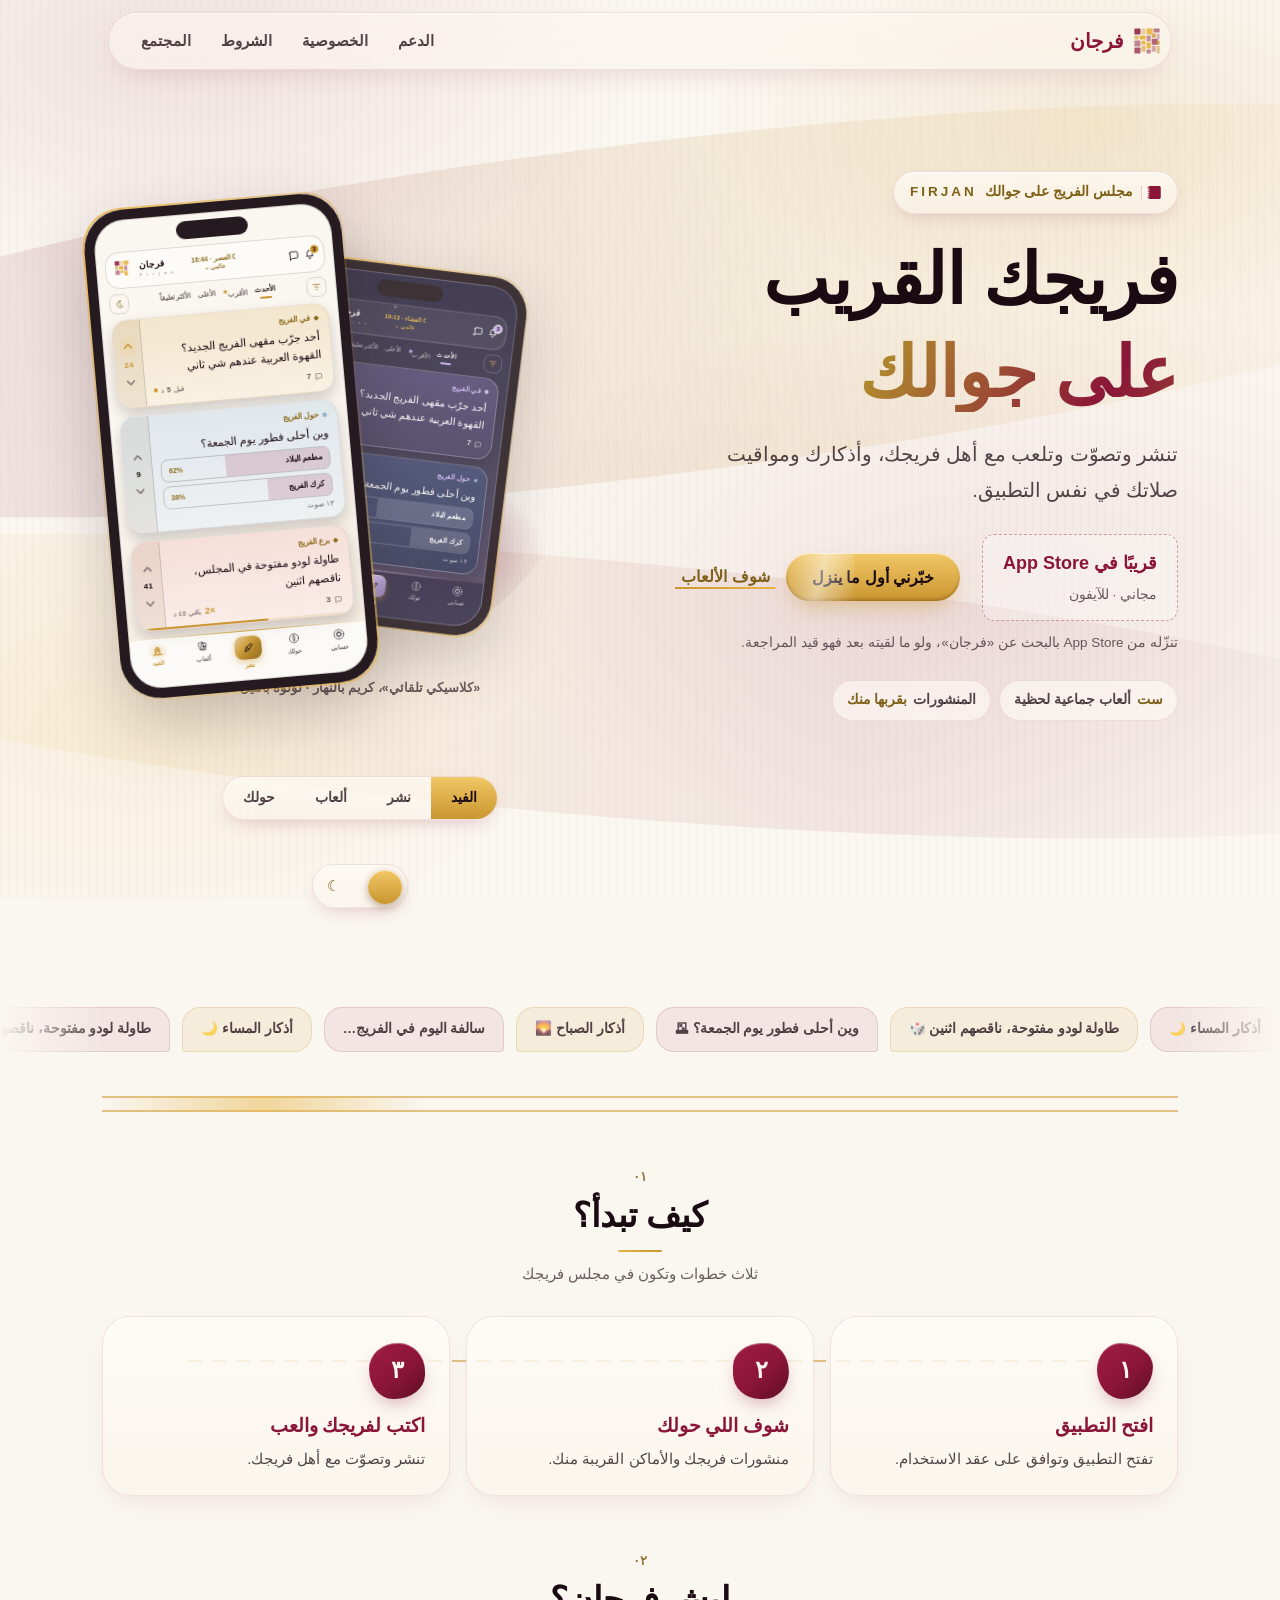
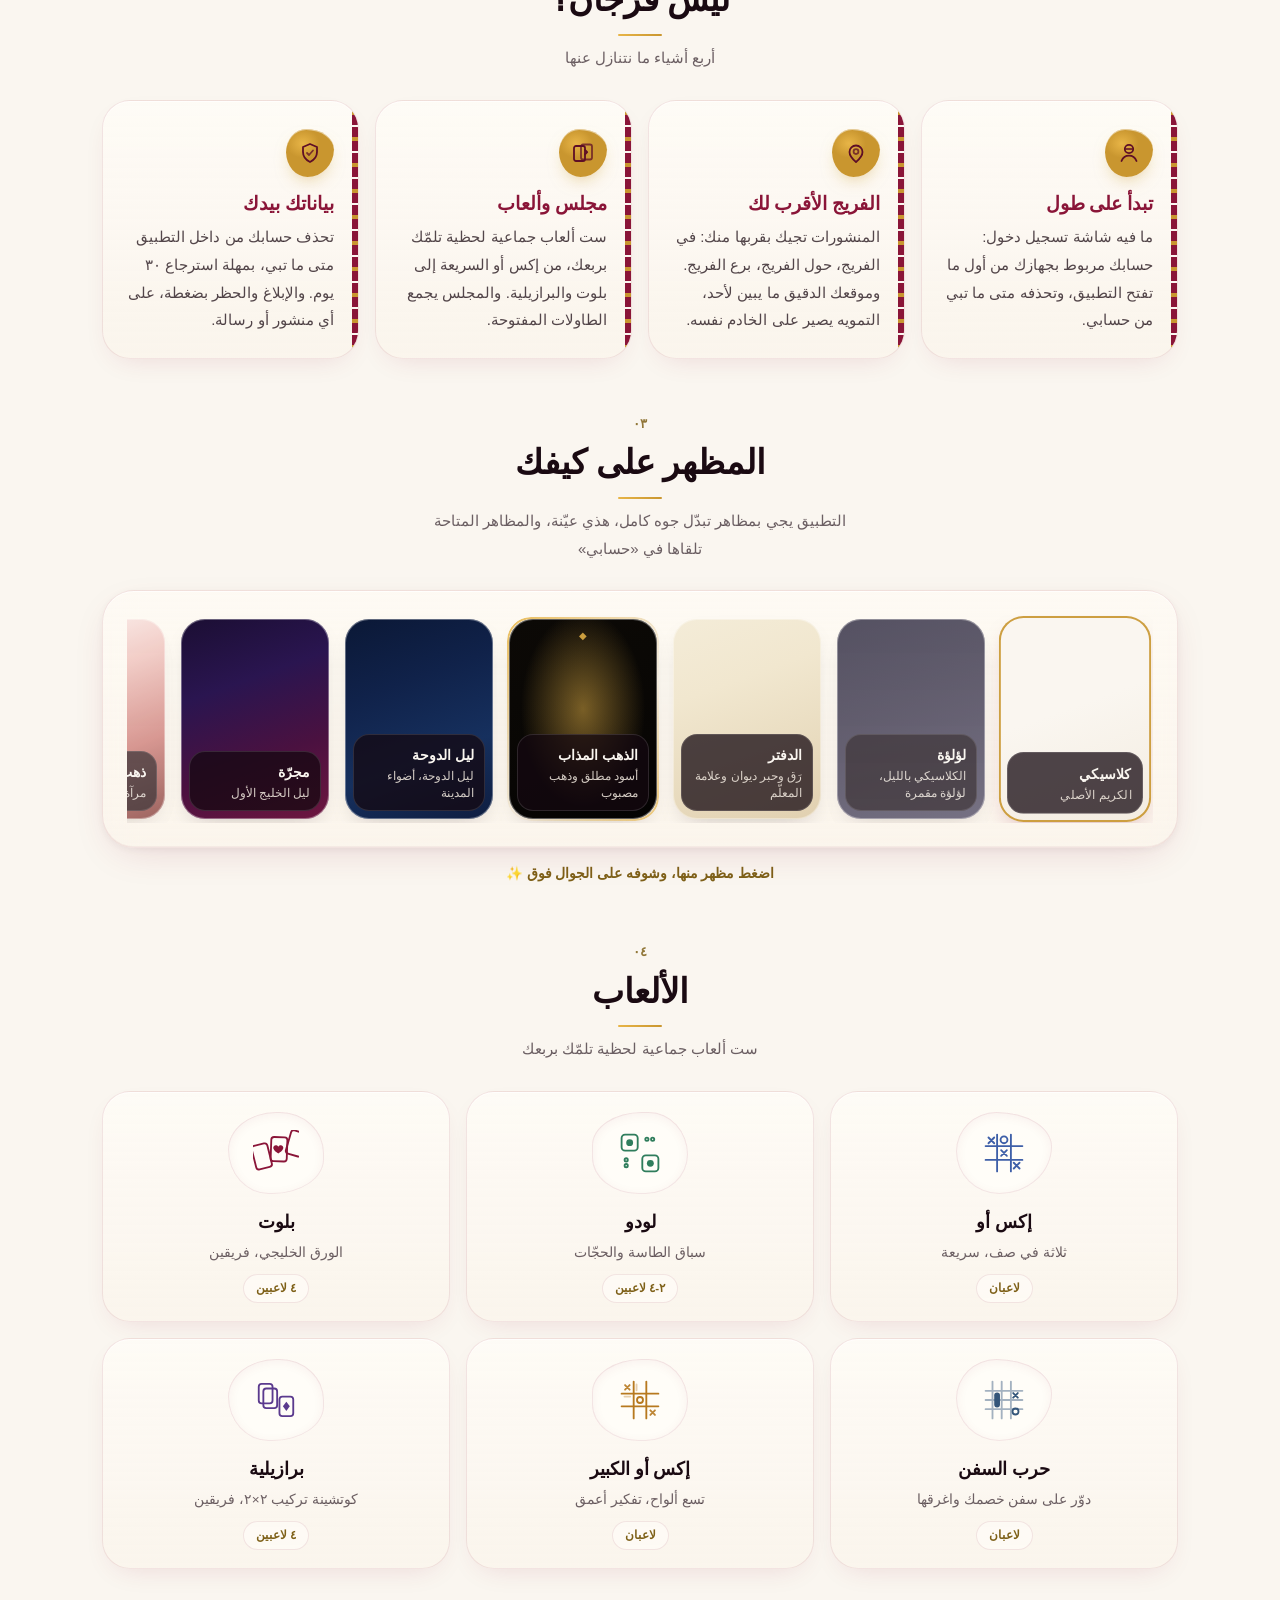
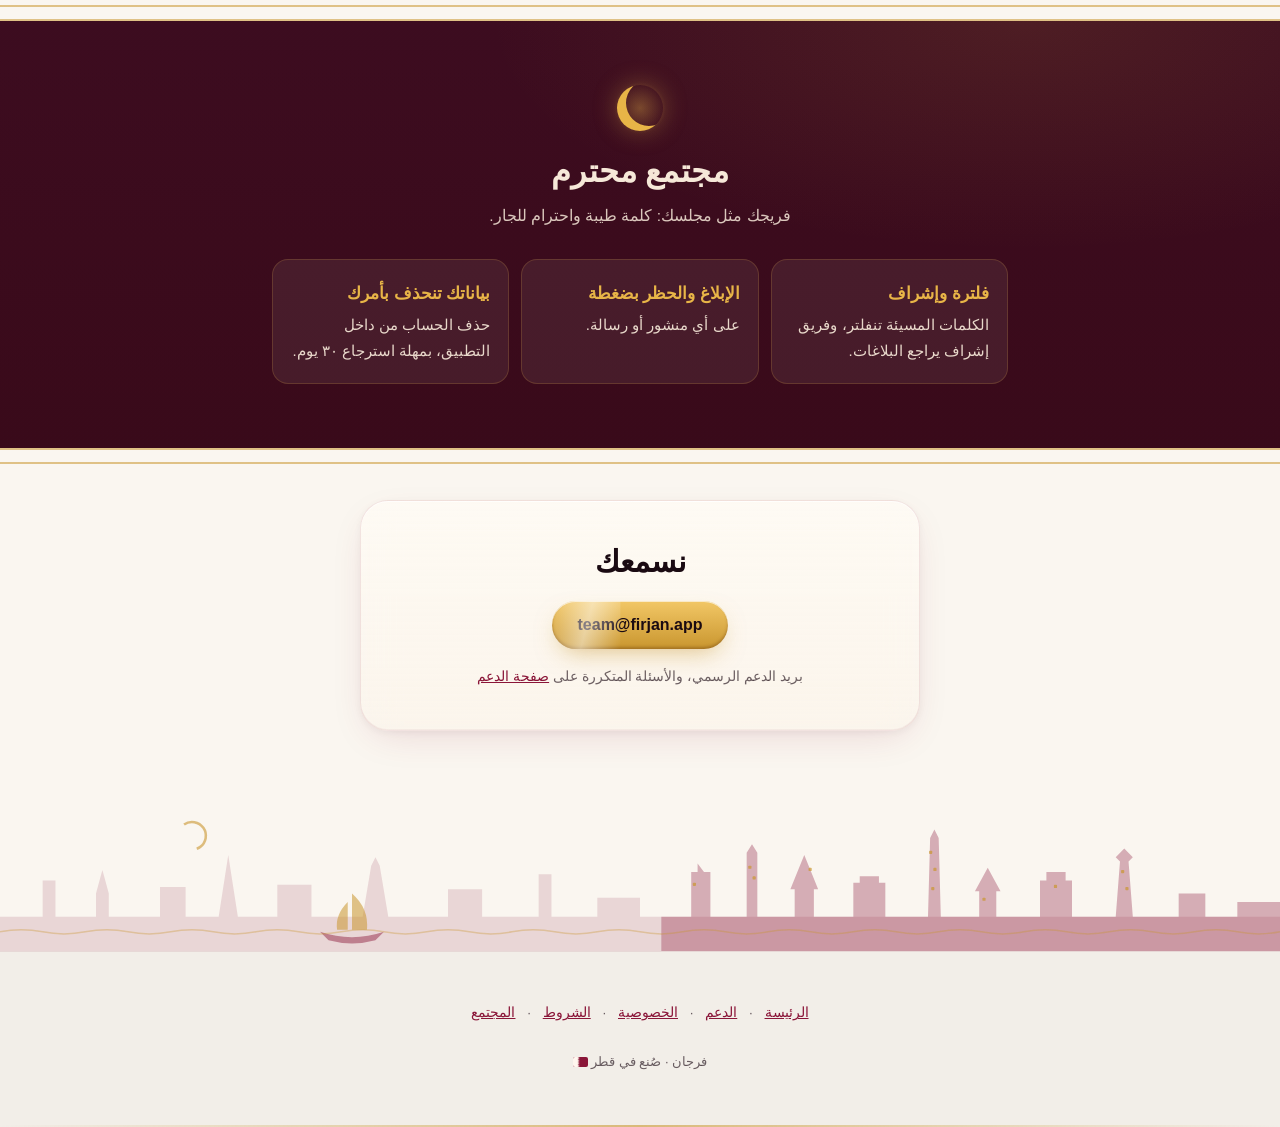
<file: index.html>
<!DOCTYPE html>
<html lang="ar" dir="rtl">
<head>
<meta charset="utf-8">
<meta name="viewport" content="width=device-width, initial-scale=1, viewport-fit=cover">
<title>فرجان · فريجك القريب</title>
<meta name="description" content="فرجان، مجلس الفريج على جوالك: تنشر وتصوّت مع أهل فريجك، وتلعب مع ربعك.">
<meta property="og:title" content="فرجان · فريجك القريب">
<meta property="og:description" content="مجلس الفريج على جوالك.">
<meta property="og:url" content="https://firjan.app/">
<meta name="theme-color" content="#FAF6F0">
<link rel="icon" href="mark.svg" type="image/svg+xml">
<script type="application/ld+json">
{
  "@context": "https://schema.org",
  "@type": "MobileApplication",
  "name": "فرجان",
  "alternateName": "Firjan",
  "url": "https://firjan.app/",
  "operatingSystem": "iOS",
  "applicationCategory": "SocialNetworkingApplication",
  "inLanguage": "ar",
  "description": "فرجان، مجلس الفريج على جوالك: تنشر وتصوّت مع أهل فريجك، وتلعب مع ربعك.",
  "offers": { "@type": "Offer", "price": "0" }
}
</script>
<style>
/* ═══════════════════════════════════════════════════════════════════════════
   فرجان v6 — «سدو سائل» + the theme TRY-ON: the vial tray re-skins the hero
   phone with the app's REAL palettes (radio inputs, zero JS; every hex from
   src/lib/theme.tsx — BG, APPEARANCE_ACCENT(_BRIGHT), POST_TINTS), plus the
   drawn Corniche selvage and editorial section numbering.
   Base: v5 «سدو سائل» Liquid Sadu.
   The sadu weave dissolved into liquid: one continuous maroon-gold ribbon on a
   single fixed loom layer behind frosted glass panels — every panel frosts a
   different slice of the SAME weave. Light = the daylight majlis (flagship);
   dark = the evening weave. Grafts: the pour headline + jewel buttons + gold
   ring (molten concept), the night-that-stays privacy band + capsule topbar +
   speech-bubble ticker (doha concept).
   LAWS: no CDN, no webfonts, NO JS; both schemes; -webkit- prefixes first;
   no color-mix (precomputed rgba only); blur budget ≤6 surfaces/viewport;
   gold text only via --gold-text (#8A6A1A light / #E8B547 dark); Arabic never
   letter-spaced; 44px targets; reduced-motion gets authored static states.
   Copy is FROZEN from the validated v3/v4. Phone faces transcribed from the
   app's own code (classic day / pearl night).
   ═══════════════════════════════════════════════════════════════════════════ */
:root {
  --bg:        #FAF6F0;
  --ink:       #1A0A12;
  --ink-soft:  rgba(26, 10, 18, .75);
  --ink-dim:   rgba(26, 10, 18, .64);   /* .55 fell to ~4.0:1 over the washed loom */
  --maroon:    #8A1538;
  --gold:      #C9962F;
  --gold-hi:   #E8B547;
  --gold-text: #7E6018;   /* ≈5.2:1 on cream — #8A6A1A dipped under 4.5 over translucent chips */
  --hairline:  rgba(138, 21, 56, .10);
  --glass-a:   rgba(255, 252, 247, .66);
  --glass-b:   rgba(250, 244, 235, .52);
  --spec-top:  rgba(255, 255, 255, .95);
  --plate:     #FFFDF8;
  --r-lg: 28px;
  --on-maroon: #FFF6EE;   /* the skip link referenced this before it existed */
  --ease-out: cubic-bezier(.22, .61, .21, 1);
  --spring:   cubic-bezier(.34, 1.56, .64, 1);
  --phone-bezel: #241A20;
}

*, *::before, *::after { box-sizing: border-box; }
html { -webkit-text-size-adjust: 100%; scroll-behavior: smooth; overflow-x: hidden; overflow-x: clip; }  /* clip: no scroll container, so iOS position:sticky stays safe */

body {
  margin: 0;
  background: var(--bg);
  color: var(--ink-soft);
  font-family: -apple-system, BlinkMacSystemFont, "SF Arabic", "Segoe UI",
               Tahoma, "Noto Sans Arabic", "Geeza Pro", "Helvetica Neue", Arial, sans-serif;
  font-size: 17px;
  line-height: 1.85;
  text-rendering: optimizeLegibility;
  -webkit-font-smoothing: antialiased;
  -webkit-tap-highlight-color: transparent;
  overflow-x: hidden;
  overflow-x: clip;
}
/* (the warp threads now live inside .loom — one full-screen fixed layer, not two) */

h1, h2, h3 {
  font-family: "Noto Naskh Arabic", "Geeza Pro", "Sakkal Majalla", "Traditional Arabic", serif;
  color: var(--ink); line-height: 1.4; font-weight: 700;
}
a { color: var(--maroon); }
a:focus-visible { outline: 2px solid var(--gold-text); outline-offset: 3px; border-radius: 6px; }

.wrap { max-width: 1120px; margin: 0 auto; padding: 0 22px; }
main section { scroll-margin-top: calc(88px + env(safe-area-inset-top, 0px)); }  /* anchored jumps clear the floating capsule */

/* ── النول — the loom: one fixed layer, the whole atmosphere ──────────── */
.loom {
  position: fixed; inset: 0; z-index: -2; pointer-events: none; overflow: hidden;
  background:
    repeating-linear-gradient(90deg, rgba(138,21,56,.025) 0 1px, transparent 1px 8px),
    radial-gradient(52% 38% at 14% 6%,  rgba(138,21,56,.09), transparent 70%),
    radial-gradient(44% 30% at 86% 14%, rgba(201,150,47,.13), transparent 70%),
    radial-gradient(60% 42% at 78% 64%, rgba(138,21,56,.07), transparent 72%),
    radial-gradient(46% 34% at 10% 82%, rgba(232,181,71,.10), transparent 70%),
    #FAF6F0;
}
/* the liquid sadu — two ribbons, softness from gradient falloff, no blur */
.ribbon { position: absolute; border-radius: 50%; }
.ribbon-a {
  width: 160vmax; height: 26vmax; inset-inline-start: -30vmax; top: 16vh;
  transform: rotate(-7deg);
  background:
    repeating-linear-gradient(90deg, transparent 0 10px, rgba(255,255,255,.05) 10px 11px),
    linear-gradient(90deg, transparent, rgba(138,21,56,.11) 22%, rgba(201,150,47,.13) 55%, rgba(232,181,71,.08) 78%, transparent);
  /* static: the 2%/38s drift was subliminal, but forced every blur surface to re-filter forever */
}
.ribbon-b {
  width: 150vmax; height: 20vmax; inset-inline-start: -20vmax; top: 62vh;
  transform: rotate(5deg);
  background: linear-gradient(90deg, transparent, rgba(232,181,71,.10) 30%, rgba(138,21,56,.08) 65%, transparent);
}

/* ── الزجاج — the glass recipe ───────────────────────────────────────── */
.glass {
  position: relative;
  background: linear-gradient(180deg, var(--glass-a), var(--glass-b));
  -webkit-backdrop-filter: blur(18px) saturate(160%);
          backdrop-filter: blur(18px) saturate(160%);
  border: 1px solid var(--hairline);
  border-radius: var(--r-lg);
  box-shadow:
    inset 0 1px 0 rgba(255,255,255,.70),
    inset 0 -1px 0 rgba(138,21,56,.05),
    0 12px 40px -14px rgba(138,21,56,.18),
    0 2px 10px rgba(26,10,18,.05);
}
.glass::before {   /* specular top edge */
  content: ""; position: absolute; top: 0; inset-inline: 12%; height: 1px;
  background: linear-gradient(90deg, transparent, var(--spec-top), transparent);
  pointer-events: none;
}
/* porcelain fallback — the design holds without blur */
@supports not ((-webkit-backdrop-filter: blur(1px)) or (backdrop-filter: blur(1px))) {
  .glass { background: rgba(253,249,243,.94); }
}
/* hover sheen — a light pass over any panel, no overflow games needed */
.glass::after, .pane::after {
  content: ""; position: absolute; inset: 0; border-radius: inherit;
  background: linear-gradient(105deg, transparent 42%, rgba(255,255,255,.30) 50%, transparent 58%);
  background-size: 320% 100%; background-position: 165% 0; background-repeat: no-repeat;
  transition: background-position .7s ease;
  pointer-events: none;
}
.glass:hover::after, .pane:hover::after { background-position: -65% 0; }

/* quiet card — glass look WITHOUT backdrop-filter (blur budget) */
.pane {
  position: relative;
  background: linear-gradient(180deg, rgba(255,252,247,.82), rgba(250,244,235,.72));
  border: 1px solid var(--hairline);
  border-radius: var(--r-lg);
  box-shadow: inset 0 1px 0 rgba(255,255,255,.70), 0 10px 30px -14px rgba(138,21,56,.16);
}

/* specular gold ring — feature surfaces only (phones, the moltengold vial) */
.ring::after {
  content: ""; position: absolute; inset: -2px; border-radius: inherit; padding: 2px;
  background: linear-gradient(135deg, rgba(232,181,71,.9), rgba(201,150,47,.25) 40%, rgba(232,181,71,.05) 60%, rgba(232,181,71,.7));
  -webkit-mask: linear-gradient(#000 0 0) content-box, linear-gradient(#000 0 0);
  -webkit-mask-composite: xor;
          mask: linear-gradient(#000 0 0) content-box, linear-gradient(#000 0 0);
          mask-composite: exclude;
  pointer-events: none;
}
@supports not (mask-composite: exclude) {
  @supports not (-webkit-mask-composite: xor) {
    .ring::after { display: none; }
    .ring { border: 1px solid rgba(201,150,47,.6); }
  }
}

/* ── الحركة ──────────────────────────────────────────────────────────── */
@keyframes rise    { from { opacity: 0; transform: translateY(16px); } }
@keyframes floaty  { from { transform: translateY(2px); } to { transform: translateY(-8px); } }
@keyframes drift   { from { transform: translateX(0); } to { transform: translateX(50%); } }
/* 0→+50%: the right-anchored RTL row starts fully covering the viewport and
   drifts rightward; -50%→0 left the strip EMPTY for a third of the cycle on
   narrow screens (row off-canvas until translateX > -viewport) */
@keyframes glint   { from { transform: translateX(430%); } to { transform: translateX(-160%); } }   /* woven with the reading direction */
@keyframes twinkle { 0%,100% { opacity: .15; } 50% { opacity: .9; } }
@keyframes wiggle  { 0%, 82%, 100% { transform: rotate(0); } 85% { transform: rotate(13deg); } 89% { transform: rotate(-11deg); } 93% { transform: rotate(7deg); } 97% { transform: rotate(-4deg); } }
@keyframes pulse   { 0%,100% { transform: scale(1); opacity: 1; } 50% { transform: scale(1.5); opacity: .55; } }
@keyframes growW   { from { transform: scaleX(0); } }   /* scaleX composites; width forced layout every frame */
@keyframes rev     { from { opacity: 0; transform: translateY(26px); } }
/* the boards play themselves — one loop each, staggered per game */
@keyframes piece   { 0%, 8% { opacity: 0; transform: scale(.3); } 14%, 78% { opacity: 1; transform: scale(1); } 88%, 100% { opacity: 0; } }
@keyframes windraw { 0%, 42% { stroke-dashoffset: 40; opacity: 0; } 46% { opacity: 1; } 60%, 78% { stroke-dashoffset: 0; opacity: 1; } 88%, 100% { stroke-dashoffset: 0; opacity: 0; } }
@keyframes hop     { 0%, 20% { transform: translate(0, 0); } 32%, 45% { transform: translate(-7px, -3px); } 57%, 70% { transform: translate(-13px, 3px); } 82%, 100% { transform: translate(0, 0); } }
@keyframes sink    { 0%, 40% { opacity: 1; transform: translateY(0) rotate(0); } 55%, 74% { opacity: 1; transform: translateY(2px) rotate(6deg); } 86%, 100% { opacity: 0; transform: translateY(9px) rotate(14deg); } }
@keyframes splash  { 0%, 38% { opacity: 0; transform: scale(.4); } 44%, 60% { opacity: 1; transform: scale(1); } 70%, 100% { opacity: 0; transform: scale(1.5); } }
@keyframes dealin  { 0%, 6% { opacity: 0; transform: translateY(10px) rotate(0); } 16%, 84% { opacity: 1; transform: translateY(0); } 94%, 100% { opacity: 0; } }
@keyframes flipd   { 0%, 30% { transform: rotate(0); } 45%, 70% { transform: rotate(180deg); } 85%, 100% { transform: rotate(360deg); } }
@keyframes jshine  { 0%, 68% { transform: translateX(420%); } 100% { transform: translateX(-160%); } }   /* sweeps with the RTL reading direction */
@keyframes glow    { 0%, 100% { opacity: .35; } 50% { opacity: 1; } }

/* ── الشريط العلوي — floating capsule ────────────────────────────────── */
.skip {
  position: absolute; top: -60px; inset-inline-start: 16px; z-index: 100;
  padding: 12px 18px; border-radius: 12px;
  background: var(--maroon); color: var(--on-maroon);
  font-weight: 700; text-decoration: none;
  transition: top .2s ease;
}
.skip:focus-visible { top: 12px; outline: 2px solid var(--gold-hi); }
.topbar {
  position: sticky; top: calc(12px + env(safe-area-inset-top, 0px)); z-index: 50;
  max-width: 1080px; margin: 12px auto 0; padding: 0 8px;
}
.topbar-in {
  display: flex; align-items: center; gap: 10px;
  padding: 6px 10px 6px 18px;
  border-radius: 999px;
  background: rgba(250,246,240,.62);
  -webkit-backdrop-filter: blur(15px) saturate(150%);
          backdrop-filter: blur(15px) saturate(150%);
  border: 1px solid var(--hairline);
  box-shadow: inset 0 1px 0 rgba(255,255,255,.65), 0 10px 30px -14px rgba(138,21,56,.22);
}
@supports not ((-webkit-backdrop-filter: blur(1px)) or (backdrop-filter: blur(1px))) {
  .topbar-in { background: rgba(250,246,240,.95); }
}
.topbar .mark { width: 28px; height: 28px; display: block; }
.topbar .name {
  font-family: "Noto Naskh Arabic", "Geeza Pro", serif;
  font-weight: 700; font-size: 20px; color: var(--maroon);
  text-decoration: none; display: flex; align-items: center; gap: 9px; min-height: 44px;
}
.topbar nav { margin-inline-start: auto; display: flex; gap: 2px; flex-wrap: wrap; justify-content: flex-end; }
.topbar nav a {
  display: inline-flex; align-items: center;
  min-height: 44px; padding: 0 14px; border-radius: 999px;
  text-decoration: none; font-size: 15px; font-weight: 700; color: var(--ink-soft);
  background-image: linear-gradient(90deg, var(--gold), var(--gold-hi));
  background-repeat: no-repeat; background-size: 0% 2px;
  background-position: center bottom 7px;
  transition: background-size .3s var(--ease-out), color .2s ease;
}
.topbar nav a:hover, .topbar nav a:focus-visible { background-size: 60% 2px; }
.topbar nav a:hover { background-color: rgba(138,21,56,.06); color: var(--maroon); }  /* longhand — the shorthand was erasing the gold underline */

/* ── البطل ───────────────────────────────────────────────────────────── */
.hero {
  display: grid; grid-template-columns: 1.1fr .9fr;
  gap: clamp(28px, 4.5vw, 52px); align-items: center;
  padding: clamp(48px, 8vw, 96px) 0 clamp(28px, 4vw, 56px);
}
.hero-copy > * { animation: rise .7s var(--ease-out) backwards; }
.hero-copy > :nth-child(1) { animation-delay: .05s; }
.hero-copy > :nth-child(2) { animation-delay: .15s; }
.hero-copy > :nth-child(3) { animation-delay: .25s; }
.hero-copy > :nth-child(4) { animation-delay: .35s; }
.hero-copy > :nth-child(5) { animation-delay: .45s; }

.kicker {
  display: inline-flex; align-items: center; gap: 8px;
  margin: 0 0 20px; padding: 8px 16px;
  border-radius: 999px;
  background: linear-gradient(180deg, rgba(255,252,247,.75), rgba(250,244,235,.6));
  border: 1px solid var(--hairline);
  box-shadow: inset 0 1px 0 rgba(255,255,255,.7), 0 6px 18px -8px rgba(138,21,56,.25);
  font-size: 13.5px; font-weight: 700; color: var(--gold-text);
}

.hero h1 {
  margin: 0 0 16px;
  font-size: clamp(2.6rem, 6vw, 4.4rem);
  line-height: 1.32;
}
/* THE POUR — liquid metal flows through the key phrase; fails into solid color */
.hero h1 .accent { color: var(--maroon); }
@supports (-webkit-background-clip: text) {
  .hero h1 .accent {
    background: linear-gradient(120deg, #8A6A1A, #B08A2E 30%, #8A1538 55%, #B08A2E 80%, #6E5414);
    background-size: 300% 100%;
    background-position: 42% 50%;   /* static pour — animating background-position repainted the whole glyph run every frame */
    -webkit-background-clip: text; background-clip: text;
    -webkit-text-fill-color: transparent;
  }
}

.lede { margin: 0 0 26px; max-width: 44ch; font-size: clamp(17px, 1.9vw, 19.5px); color: var(--ink-soft); }

/* «قريبًا» — a stitched fabric tag, unmistakably NOT a control */
.store-tag {
  display: inline-flex; flex-direction: column; gap: 2px;
  margin: 0; padding: 12px 20px;
  border: 1px dashed rgba(138,21,56,.38);
  border-radius: 12px;
  background: rgba(255,255,255,.30);
  color: var(--gold-text);
  cursor: default;
}
.store-tag b { font-size: 18px; font-weight: 900; color: var(--maroon); }
.store-tag span { font-size: 13.5px; color: var(--ink-dim); }

/* the jewel — the page's ONLY raised species; appears exactly twice */
.jewel {
  position: relative; overflow: hidden;
  display: inline-flex; align-items: center; justify-content: center; gap: 8px;
  min-height: 48px; padding: 0 26px; margin-inline-start: 12px;
  border-radius: 999px;
  background: linear-gradient(180deg, #F2C766, #C9962F);
  color: #1A0A12; font-weight: 900; font-size: 16px; text-decoration: none;
  box-shadow:
    inset 0 1px 0 rgba(255,255,255,.65),
    inset 0 -2px 3px rgba(94,50,10,.35),
    0 10px 24px -8px rgba(201,150,47,.55);
  transition: transform .22s var(--ease-out);
}
.jewel:hover { transform: translateY(-2px); }
.jewel:active { transform: scale(.98); }
.jewel::before {   /* the periodic glint */
  content: ""; position: absolute; top: 0; bottom: 0; inset-inline-start: 0; width: 38%;
  background: linear-gradient(105deg, transparent, rgba(255,255,255,.5), transparent);
  transform: translateX(-160%);
  animation: jshine 6s ease-in-out 2s infinite;
  pointer-events: none;
}

/* the secondary action: a text link, never a second raised species */
.quiet {
  display: inline-flex; align-items: center; min-height: 44px;
  padding: 0 6px; font-size: 15.5px; font-weight: 700;
  color: var(--gold-text); text-decoration: none;
  background-image: linear-gradient(90deg, var(--gold), var(--gold-hi));
  background-repeat: no-repeat; background-size: 100% 2px;
  background-position: center bottom 10px;
}
.quiet:hover { color: var(--maroon); }
.store-note { margin: 10px 0 0; font-size: 13.5px; color: var(--ink-dim); }

.hero-chips { display: flex; flex-wrap: wrap; gap: 8px; margin-top: 24px; }
.hero-chips span {
  display: inline-flex; align-items: center; gap: 6px;
  padding: 7px 14px; border-radius: 999px;
  background: rgba(255,252,247,.6); border: 1px solid var(--hairline);
  font-size: 13.5px; font-weight: 700; color: var(--ink-soft);
}
.hero-chips b { color: var(--gold-text); font-weight: 700; }

/* ── بركة الجوالين — the phone pool + THE FACE-TURN ──────────────────── */
.pool { position: relative; display: flex; justify-content: center; align-items: center; min-height: 560px; }
.pool::before {   /* the honey pool the phones float over — morphing liquid */
  content: ""; position: absolute; width: 88%; height: 78%;
  border-radius: 42% 58% 55% 45% / 48% 42% 58% 52%;
  background:
    radial-gradient(closest-side at 35% 30%, rgba(232,181,71,.35), rgba(201,150,47,.12) 55%, transparent),
    radial-gradient(closest-side at 70% 75%, rgba(138,21,56,.30), transparent 70%);
  animation: poolspin 18s ease-in-out infinite alternate;   /* rotate-only: border-radius morphing was a permanent paint loop */
}
@keyframes poolspin { to { transform: rotate(5deg) scale(1.03); } }
.pose { position: relative; transition: transform .65s var(--ease-out), opacity .5s ease; }
/* LIGHT: the day face leads */
.pose.day   { transform: rotate(-5deg); z-index: 2; animation: rise .8s var(--ease-out) .25s backwards; }
.pose.night { transform: translateX(-38%) rotate(7deg) scale(.92); opacity: .88; z-index: 1; animation: rise .8s var(--ease-out) .4s backwards; }
/* DARK: the night face comes forward — the site turns its face with the OS */
.phone {
  width: min(258px, 60vw);
  border-radius: 40px;
  background: var(--phone-bezel);
  padding: 10px;
  position: relative;
  filter: drop-shadow(0 24px 32px rgba(26,10,18,.22));
  animation: floaty 7s ease-in-out infinite alternate;
}
.pose.night .phone { animation-delay: -3.5s; }
.pool .cap-label {
  position: absolute; bottom: 26px; inset-inline: 0; text-align: center; margin: 0;
  font-size: 12.5px; color: var(--ink-dim); font-weight: 700;
}

/* ── مفتاح الوجهين — CSS-only day/night hands-on toggle ──────────────── */
.face-sw {   /* the real (focusable) control, visually hidden */
  position: absolute; width: 1px; height: 1px; overflow: hidden;
  clip: rect(0 0 0 0); clip-path: inset(50%); white-space: nowrap;
}
.face-ui {
  grid-column: 2; justify-self: center; margin-top: -8px; z-index: 3;
  position: relative; display: inline-flex; align-items: center; justify-content: space-between;
  width: 96px; min-height: 44px; padding: 0 14px;
  border-radius: 999px; cursor: pointer;
  background: linear-gradient(180deg, var(--glass-a), var(--glass-b));
  border: 1px solid var(--hairline);
  box-shadow: inset 0 1px 0 rgba(255,255,255,.6), 0 8px 20px -10px rgba(138,21,56,.3);
  font-size: 15px; color: var(--gold-text);
  -webkit-user-select: none; user-select: none;
}
.face-ui .knob {
  position: absolute; top: 5px; inset-inline-start: 5px;
  width: 34px; height: 34px; border-radius: 999px;
  background: linear-gradient(180deg, #F2C766, #C9962F);
  box-shadow: inset 0 1px 0 rgba(255,255,255,.6), 0 3px 8px rgba(94,50,10,.4);
  transition: transform .45s var(--spring);
}
#face:checked ~ .face-ui .knob { transform: translateX(-52px); }   /* RTL: start = right, knob slides left */
#face:focus-visible ~ .face-ui { outline: 2px solid var(--gold-text); outline-offset: 3px; }
/* checked = the OTHER face leads (works against either scheme default) */
#face:checked ~ .pool .pose.day   { transform: translateX(38%) rotate(7deg) scale(.92); opacity: .8; z-index: 1; }
#face:checked ~ .pool .pose.night { transform: translateX(0) rotate(-5deg) scale(1); opacity: 1; z-index: 2; }

/* ── شاشتا التطبيق (منقولتان من كود التطبيق حرفياً — لا تغيير) ────────── */
.screen {
  position: relative;
  border-radius: 31px; overflow: hidden;
  font-size: 10px; line-height: 1.6;
  border: 1px solid var(--sc-hair);
  background: var(--sc-bg);
  color: var(--sc-ink);
}
.face-classic {
  --sc-ink: #1A0A12; --sc-dim: rgba(26,10,18,.66); --sc-faint: rgba(26,10,18,.62);
  --sc-hair: rgba(26,10,18,.14); --sc-glass: rgba(255,255,255,.55);
  --sc-acc: #C9962F; --sc-chrome: #8A6A1A; --sc-eyebrow: #8A6A1A;
  --sc-vote: rgba(26,10,18,.5); --sc-voted: #C9962F; --sc-rail: rgba(122,92,36,.09);
  --sc-cardbrd: rgba(26,10,18,.06); --sc-poll: rgba(138,21,56,.16);
  --sc-bar: rgba(255,255,255,.72); --sc-optbrd: rgba(26,10,18,.2); --sc-bezel: #241A20;
  --sc-bg: linear-gradient(160deg, #FAF6F0 0%, #FAF6F0 45%, #F3ECE0 100%);
}
.face-pearl {
  --sc-ink: #FFFFFF; --sc-dim: rgba(255,255,255,.78); --sc-faint: rgba(255,255,255,.5);
  --sc-hair: rgba(255,255,255,.22); --sc-glass: rgba(255,255,255,.07);
  --sc-acc: #BCA6E6; --sc-chrome: #E8B547; --sc-eyebrow: #CBB6F2;
  --sc-vote: rgba(255,255,255,.55); --sc-voted: #E8B547; --sc-rail: rgba(255,255,255,.055);
  --sc-cardbrd: rgba(255,255,255,.30); --sc-poll: rgba(255,255,255,.16);
  --sc-bar: rgba(48,43,72,.92); --sc-optbrd: rgba(255,255,255,.25); --sc-bezel: #241A20;
  --sc-bg: linear-gradient(180deg, #2A2640 0%, #37324C 35%, #453F5C 70%, #564E6C 100%);
}
.face-pearl .star { position: absolute; width: 3px; height: 3px; border-radius: 2px; background: #fff; opacity: .3; animation: twinkle 3.4s ease-in-out infinite; }
.face-pearl .star:nth-child(2) { animation-delay: 1.1s; animation-duration: 4.2s; }
.face-pearl .star:nth-child(3) { animation-delay: 2.2s; animation-duration: 2.8s; }
.notch { display: flex; justify-content: center; padding: 6px 0 3px; }
.notch i { width: 72px; height: 18px; border-radius: 10px; background: var(--sc-bezel); }
.cap {
  direction: ltr; display: flex; align-items: center; justify-content: space-between;
  margin: 4px 8px 3px; padding: 5px 8px; min-height: 37px; border-radius: 14px;
  background: var(--sc-glass); border: 1px solid var(--sc-hair); position: relative;
}
.cap-brand { display: flex; align-items: center; gap: 4px; }
.cap-brand .mark { width: 21px; height: 21px; }
.cap-stack b { display: block; font-size: 9px; font-weight: 900; color: var(--sc-ink); line-height: 1.3; }
.cap-stack i { display: block; font-style: normal; font-size: 4px; letter-spacing: 1.8px; color: var(--sc-faint); line-height: 1.4; }
.cap-mid { position: absolute; inset: 0; display: flex; flex-direction: column; align-items: center; justify-content: center; pointer-events: none; color: var(--sc-chrome); direction: rtl; }
.cap-mid .pr { font-size: 6.5px; font-weight: 700; line-height: 1.5; }
.cap-mid .scope { font-size: 5.5px; font-weight: 700; opacity: .9; line-height: 1.4; }
.cap-icons { display: flex; align-items: center; gap: 4px; }
.cap-icons svg { width: 12px; height: 12px; display: block; stroke: var(--sc-ink); fill: none; stroke-width: 1.7; stroke-linecap: round; stroke-linejoin: round; }
.ic { position: relative; display: flex; }
.ic.bell svg { transform-origin: 50% 15%; animation: wiggle 6s ease-in-out 2s infinite; }
.ic u {
  position: absolute; top: -4px; right: -4px; text-decoration: none;
  min-width: 10px; height: 10px; border-radius: 5px; padding: 0 2px;
  background: var(--sc-acc); border: 1px solid #FAF6F0;
  color: #1A0A12; font-size: 6px; font-weight: 700; line-height: 9px; text-align: center;
}
.sortrow { display: flex; align-items: flex-start; justify-content: space-between; margin: 5px 9px 4px; gap: 4px; }
.fchip { flex: none; width: 20px; height: 20px; border-radius: 7px; border: 1px solid var(--sc-hair); display: flex; align-items: center; justify-content: center; }
.fchip svg { width: 10px; height: 10px; stroke: var(--sc-chrome); fill: none; stroke-width: 1.7; stroke-linecap: round; stroke-linejoin: round; }
.stabs { display: flex; gap: 7px; padding-top: 3px; }
.stabs span { font-size: 7px; font-weight: 700; color: var(--sc-faint); text-align: center; line-height: 1.4; }
.stabs .on { color: var(--sc-ink); }
.stabs .on i { display: block; width: 12px; height: 2px; border-radius: 1px; background: var(--sc-acc); margin: 2px auto 0; }
.stabs em { font-style: normal; color: var(--sc-acc); font-size: 6px; vertical-align: super; }
.feed { padding: 2px 9px 7px; display: grid; gap: 8px; direction: rtl; }
.card {
  display: flex; border-radius: 16px; overflow: hidden;
  border: 1px solid var(--sc-cardbrd); box-shadow: 0 7px 14px rgba(26,10,18,.18);
  position: relative; animation: rise .55s var(--ease-out) backwards;
}
.card:nth-child(1) { animation-delay: .55s; }
.card:nth-child(2) { animation-delay: .70s; }
.card:nth-child(3) { animation-delay: .85s; }
.face-classic .t1 { background: linear-gradient(180deg, rgba(234,210,168,.55), rgba(234,210,168,.30)), #FFFEFB; }
.face-classic .t2 { background: linear-gradient(180deg, rgba(199,212,223,.55), rgba(199,212,223,.30)), #FFFEFB; }
.face-classic .t3 { background: linear-gradient(180deg, rgba(238,197,188,.55), rgba(238,197,188,.30)), #FFFEFB; }
.face-pearl .t1 { background: linear-gradient(180deg, rgba(106,95,146,.62), rgba(76,68,105,.78)), #2A2640; }
.face-pearl .t2 { background: linear-gradient(180deg, rgba(74,90,138,.62),  rgba(53,65,99,.78)),  #2A2640; }
.face-pearl .t3 { background: linear-gradient(180deg, rgba(122,90,116,.62), rgba(88,65,84,.78)),  #2A2640; }
.cbody { flex: 1; padding: 8px 10px 8px 8px; min-width: 0; }
.eyebrow { display: flex; align-items: center; gap: 4px; margin-bottom: 3px; }
.eyebrow b { font-size: 7.5px; font-weight: 700; color: var(--sc-eyebrow); }
.eyebrow .dia { width: 4px; height: 4px; background: var(--sc-eyebrow); transform: rotate(45deg); border-radius: 1px; }
.eyebrow .dot { width: 4px; height: 4px; border-radius: 3px; border: .5px solid rgba(26,10,18,.25); }
.card p { margin: 0; font-size: 10.5px; line-height: 1.75; color: var(--sc-ink); text-align: right; }
.cfoot { display: flex; align-items: center; justify-content: space-between; margin-top: 6px; }
.cmt { display: inline-flex; align-items: center; gap: 3px; color: var(--sc-dim); font-size: 8px; font-weight: 600; }
.cmt svg { width: 9px; height: 9px; stroke: var(--sc-dim); fill: none; stroke-width: 1.6; }
.ago { color: var(--sc-dim); font-size: 7px; display: inline-flex; align-items: center; gap: 3px; }
.ago .fresh { width: 4px; height: 4px; border-radius: 2px; background: var(--sc-acc); animation: pulse 1.8s ease-in-out infinite; }
.boostmeta { display: inline-flex; align-items: baseline; gap: 4px; color: var(--sc-voted); }
.boostmeta b { font-size: 9px; font-weight: 700; }
.boostmeta span { font-size: 6.5px; color: var(--sc-dim); }
.rail {
  flex: none; width: 28px; display: flex; flex-direction: column;
  align-items: center; justify-content: center; gap: 3px;
  background: var(--sc-rail); border-inline-start: 1px solid var(--sc-hair);
}
.rail svg { width: 10px; height: 7px; stroke: var(--sc-vote); fill: none; stroke-width: 1.8; stroke-linecap: round; stroke-linejoin: round; }
.rail .voted svg { stroke: var(--sc-voted); }
.face-classic .rail .voted { background: rgba(234,210,168,.45); border-radius: 5px; padding: 2px 3px; }
.face-pearl   .rail .voted { background: rgba(106,95,146,.5);  border-radius: 5px; padding: 2px 3px; }
.rail .cnt { font-size: 8px; font-weight: 600; color: var(--sc-ink); letter-spacing: .2px; }
.rail .cnt.gold { color: var(--sc-voted); }
.popt {
  position: relative; overflow: hidden; min-height: 23px; border-radius: 7px;
  border: 1px solid var(--sc-optbrd); margin-top: 4px;
  display: flex; align-items: center; justify-content: space-between; padding: 3px 7px;
}
.popt i { position: absolute; top: 0; bottom: 0; right: 0; width: var(--w); background: var(--sc-poll); transform-origin: right center; animation: growW .9s var(--ease-out) 1.1s backwards; }
.popt span { position: relative; font-size: 7.5px; font-weight: 700; color: var(--sc-ink); }
.popt em { position: relative; font-style: normal; font-size: 7px; font-weight: 600; color: var(--sc-eyebrow); }
.ptotal { font-size: 6.5px; color: var(--sc-dim); margin-top: 3px; text-align: right; }
.sill { position: absolute; bottom: 0; left: 0; right: 0; height: 2.5px; display: flex; flex-direction: row-reverse; background: rgba(201,150,47,.16); }
.sill i { width: 60%; background: var(--sc-acc); }
.tabbar {
  direction: ltr; display: flex; align-items: flex-start;
  padding: 4px 4px 8px; background: var(--sc-bar);
  border-top: 1px solid rgba(201,150,47,.16); position: relative;
}
.tabbar::before {
  content: ""; position: absolute; top: -1px; left: 0; right: 0; height: 1px;
  background: linear-gradient(90deg, transparent 6%, rgba(201,150,47,.5) 30%, rgba(201,150,47,.9) 50%, rgba(201,150,47,.5) 70%, transparent 94%);
}
.face-pearl .tabbar::before { background: linear-gradient(90deg, transparent 6%, rgba(188,166,230,.5) 30%, rgba(188,166,230,.9) 50%, rgba(188,166,230,.5) 70%, transparent 94%); }
.tb { flex: 1; display: flex; flex-direction: column; align-items: center; gap: 2px; position: relative; }
label.tb { cursor: pointer; }   /* the phone's own tab bar navigates the demo */
.tb svg { width: 14px; height: 14px; stroke: var(--sc-faint); fill: none; stroke-width: 1.6; stroke-linecap: round; stroke-linejoin: round; }
.tb b { font-size: 6px; font-weight: 700; color: var(--sc-faint); }
.tb.on svg { stroke: var(--sc-acc); fill: var(--sc-acc); fill-opacity: .18; }
.tb.on b { color: var(--sc-acc); }
.tb.on::before {
  content: ""; position: absolute; top: -3px; width: 30px; height: 23px;
  background: radial-gradient(50% 50% at 50% 50%, rgba(201,150,47,.22), rgba(201,150,47,.11) 50%, transparent 75%);
}
.face-pearl .tb.on::before { background: radial-gradient(50% 50% at 50% 50%, rgba(188,166,230,.3), rgba(188,166,230,.14) 50%, transparent 75%); }
.loz {
  width: 27px; height: 24px; border-radius: 8px;
  background: linear-gradient(135deg, rgba(255,255,255,.55), rgba(255,255,255,.06) 42%, rgba(0,0,0,.10) 62%, rgba(0,0,0,.26)), var(--sc-acc);
  display: flex; align-items: center; justify-content: center;
  box-shadow: 0 3px 7px rgba(201,150,47,.42);
  border-top: 1px solid rgba(255,255,255,.7);
}
.loz svg { width: 13px; height: 13px; stroke: #1A0A12; fill: none; stroke-width: 1.7; }
.tb.lz b { color: var(--sc-acc); }

/* ── جرّب المظهر — the vial tray re-skins the hero phone (radios, no JS) ─
      Every value below is the app's own: BG gradients, accents, post tints. */
.th-sw {
  position: absolute; width: 1px; height: 1px; overflow: hidden;
  clip: rect(0 0 0 0); clip-path: inset(50%); white-space: nowrap;
}
label.vial { cursor: pointer; }
.try-hint { margin: 14px 0 0; text-align: center; font-size: 13.5px; color: var(--gold-text); font-weight: 700; }
/* selected vial wears the gold ring */
#t-classic:checked ~ main .v-classic, #t-doha:checked ~ main .v-doha,
#t-galaxy:checked ~ main .v-galaxy,   #t-diwani:checked ~ main .v-diwani,
#t-molten:checked ~ main .v-molten {
  box-shadow: inset 0 0 0 2px rgba(201,150,47,.9), 0 10px 24px -10px rgba(138,21,56,.35);
  transform: scale(1.03);
}
#t-classic:focus-visible ~ main .v-classic, #t-doha:focus-visible ~ main .v-doha,
#t-galaxy:focus-visible ~ main .v-galaxy,   #t-diwani:focus-visible ~ main .v-diwani,
#t-molten:focus-visible ~ main .v-molten { outline: 2px solid var(--gold-text); outline-offset: 3px; }
/* the radios sit near the top of the tab order — cue focus on the phone that is
   actually in view, not only on the vial 2000px below */
#t-classic:focus-visible ~ main .pose.day .phone, #t-doha:focus-visible ~ main .pose.day .phone,
#t-galaxy:focus-visible ~ main .pose.day .phone,  #t-diwani:focus-visible ~ main .pose.day .phone,
#t-molten:focus-visible ~ main .pose.day .phone { outline: 2px solid var(--gold-text); outline-offset: 4px; }

/* ليل الدوحة — dark city theme (BG.doha, accent #5B9BD9, bright #7FB3FF) */
#t-doha:checked ~ main .pose.day .screen {
  --sc-ink: #FFFFFF; --sc-dim: rgba(255,255,255,.78); --sc-faint: rgba(255,255,255,.5);
  --sc-hair: rgba(255,255,255,.22); --sc-glass: rgba(255,255,255,.07);
  --sc-acc: #5B9BD9; --sc-chrome: #E8B547; --sc-eyebrow: #7FB3FF;
  --sc-vote: rgba(255,255,255,.55); --sc-voted: #E8B547; --sc-rail: rgba(255,255,255,.055);
  --sc-cardbrd: rgba(255,255,255,.30); --sc-poll: rgba(255,255,255,.16);
  --sc-bar: rgba(16,34,74,.92); --sc-optbrd: rgba(255,255,255,.25);
  --sc-bg: linear-gradient(160deg, #0B1836, #10224A, #16305E, #0E1D40);
}
#t-doha:checked ~ main .pose.day .t1 { background: linear-gradient(180deg, rgba(42,90,158,.62), rgba(30,64,112,.78)), #0E1D40; }
#t-doha:checked ~ main .pose.day .t2 { background: linear-gradient(180deg, rgba(31,122,138,.62), rgba(22,87,98,.78)),  #0E1D40; }
#t-doha:checked ~ main .pose.day .t3 { background: linear-gradient(180deg, rgba(122,58,110,.62), rgba(87,41,78,.78)),  #0E1D40; }
#t-doha:checked ~ main .pose.day .rail .voted { background: rgba(42,90,158,.5); }

/* مجرّة — the first night (BG.galaxy, accent #C9962F, bright #E8B547) */
#t-galaxy:checked ~ main .pose.day .screen {
  --sc-ink: #FFFFFF; --sc-dim: rgba(255,255,255,.78); --sc-faint: rgba(255,255,255,.5);
  --sc-hair: rgba(255,255,255,.22); --sc-glass: rgba(255,255,255,.07);
  --sc-acc: #C9962F; --sc-chrome: #E8B547; --sc-eyebrow: #E8B547;
  --sc-vote: rgba(255,255,255,.55); --sc-voted: #E8B547; --sc-rail: rgba(255,255,255,.055);
  --sc-cardbrd: rgba(255,255,255,.30); --sc-poll: rgba(255,255,255,.16);
  --sc-bar: rgba(42,21,80,.92); --sc-optbrd: rgba(255,255,255,.25);
  --sc-bg: linear-gradient(160deg, #1B0E33, #2A1550, #4A1140, #6E163F);
}
#t-galaxy:checked ~ main .pose.day .t1 { background: linear-gradient(180deg, rgba(122,58,160,.62), rgba(87,41,114,.78)), #1B0E33; }
#t-galaxy:checked ~ main .pose.day .t2 { background: linear-gradient(180deg, rgba(58,74,160,.62),  rgba(41,53,114,.78)), #1B0E33; }
#t-galaxy:checked ~ main .pose.day .t3 { background: linear-gradient(180deg, rgba(138,36,86,.62),  rgba(98,26,61,.78)),  #1B0E33; }
#t-galaxy:checked ~ main .pose.day .rail .voted { background: rgba(122,58,160,.5); }

/* الدفتر — parchment (BG.diwani, accent #8A6A1A) */
#t-diwani:checked ~ main .pose.day .screen {
  --sc-acc: #8A6A1A; --sc-chrome: #8A6A1A; --sc-eyebrow: #8A6A1A;
  --sc-bar: rgba(255,255,255,.6);
  --sc-bg: linear-gradient(160deg, #F4ECD8, #F1E7CF, #E9DCC0, #E1D0B0);
}
#t-diwani:checked ~ main .pose.day .t1 { background: linear-gradient(180deg, rgba(234,217,174,.55), rgba(234,217,174,.30)), #FFFEFB; }
#t-diwani:checked ~ main .pose.day .t2 { background: linear-gradient(180deg, rgba(203,214,223,.55), rgba(203,214,223,.30)), #FFFEFB; }
#t-diwani:checked ~ main .pose.day .t3 { background: linear-gradient(180deg, rgba(232,200,206,.55), rgba(232,200,206,.30)), #FFFEFB; }
#t-diwani:checked ~ main .pose.day .loz svg { stroke: #FFF6EE; }   /* dark accent needs light glyph */
#t-diwani:checked ~ main .pose.day .rail .voted { background: rgba(234,217,174,.5); }

/* الذهب المذاب — absolute black, molten gold (BG.moltengold, ink #FFD65A) */
#t-molten:checked ~ main .pose.day .screen {
  --sc-ink: #FFFFFF; --sc-dim: rgba(255,255,255,.78); --sc-faint: rgba(255,255,255,.5);
  --sc-hair: rgba(255,214,90,.22); --sc-glass: rgba(255,255,255,.06);
  --sc-acc: #FFD65A; --sc-chrome: #FFD65A; --sc-eyebrow: #FFD65A;
  --sc-vote: rgba(255,255,255,.55); --sc-voted: #FFD65A; --sc-rail: rgba(255,214,90,.06);
  --sc-cardbrd: rgba(255,214,90,.28); --sc-poll: rgba(255,214,90,.14);
  --sc-bar: rgba(10,8,5,.94); --sc-optbrd: rgba(255,214,90,.25);
  --sc-bg: radial-gradient(60% 50% at 50% 38%, rgba(232,181,71,.35), transparent 70%), linear-gradient(160deg, #0C0906, #0A0805, #080604, #040302);
}
#t-molten:checked ~ main .pose.day .t1 { background: linear-gradient(180deg, rgba(255,197,94,.30), rgba(179,138,66,.40)), #0C0906; }
#t-molten:checked ~ main .pose.day .t2 { background: linear-gradient(180deg, rgba(232,212,168,.26), rgba(163,148,118,.36)), #0C0906; }
#t-molten:checked ~ main .pose.day .t3 { background: linear-gradient(180deg, rgba(255,214,90,.28),  rgba(179,150,63,.38)),  #0C0906; }
#t-molten:checked ~ main .pose.day .rail .voted { background: rgba(255,214,90,.28); }

/* ── شريط السوالف — speech bubbles drifting like a مجلس ──────────────── */
.ticker {
  margin: clamp(20px, 4vw, 40px) 0 0;
  overflow: hidden;
  -webkit-mask-image: linear-gradient(90deg, transparent, #000 8%, #000 92%, transparent);
          mask-image: linear-gradient(90deg, transparent, #000 8%, #000 92%, transparent);
}
.ticker-row { display: flex; width: max-content; padding: 8px 0; animation: drift 78s linear infinite; }  /* spacing via chip margin so -50% is an exact period */
.ticker:hover .ticker-row { animation-play-state: paused; }
.tchip {
  flex: none; display: inline-flex; align-items: center; gap: 7px;
  margin-inline-end: 12px;
  transition: transform .25s var(--ease-out);
  padding: 9px 18px;
  border-radius: 18px 18px 4px 18px;   /* speech bubble, tail on the RTL edge */
  font-size: 13.5px; font-weight: 700; color: var(--ink-soft); white-space: nowrap;
  background: rgba(138,21,56,.07); border: 1px solid rgba(138,21,56,.14);
}
.tchip:nth-child(even) { background: rgba(201,150,47,.10); border-color: rgba(201,150,47,.22); border-radius: 18px 18px 18px 4px; }
.tchip:hover { transform: translateY(-3px); }

/* ── فواصل السدو المنسوجة ────────────────────────────────────────────── */
.sadu {
  position: relative; height: 16px; margin: clamp(18px, 4vw, 36px) 0; overflow: hidden;
  background:
    linear-gradient(180deg, rgba(201,150,47,.55) 0 2px, transparent 2px calc(100% - 2px), rgba(201,150,47,.55) calc(100% - 2px)),
    conic-gradient(from 135deg at 50% 100%, rgba(138,21,56,.8) 0 90deg, transparent 0) 0 2px / 12px 7px repeat-x,
    conic-gradient(from -45deg at 50% 0%,  rgba(138,21,56,.8) 0 90deg, transparent 0) 6px 9px / 12px 7px repeat-x;
}
.sadu::after {   /* the weft glint — the weave being woven, almost subliminal */
  content: ""; position: absolute; inset: 0 auto 0 0; width: 30%;
  background: linear-gradient(90deg, transparent, rgba(232,181,71,.5), transparent);
  animation: glint 60s linear infinite;
}
.sadu.q::after { display: none; }   /* only the first selvage weaves; the band's frame stays still */

/* ── العناوين ────────────────────────────────────────────────────────── */
.sec-head { text-align: center; margin: clamp(34px, 5vw, 56px) 0 8px; }
.sec-head h2 { margin: 0; font-size: clamp(26px, 3.6vw, 34px); }
.sec-head h2[data-n]::before {   /* editorial folio number */
  content: attr(data-n);
  display: block; margin: 0 auto 6px;
  font-family: -apple-system, "Segoe UI", sans-serif;
  font-size: 13px; font-weight: 700; color: var(--gold-text);
  opacity: .85;
}
.sec-head h2[data-n]::after {
  content: ""; display: block; width: 44px; height: 2px; border-radius: 1px;
  margin: 10px auto 0; background: linear-gradient(90deg, var(--gold-hi), var(--gold));
}
.sec-head p  { margin: 8px auto 28px; color: var(--ink-dim); font-size: 15px; max-width: 52ch; }

/* ── ثلاث خطوات — glass cards on a woven thread ──────────────────────── */
.steps {
  position: relative;
  display: grid; gap: 16px; grid-template-columns: repeat(auto-fit, minmax(230px, 1fr));
}
.steps::before {
  content: ""; position: absolute; top: 44px; inset-inline: 8%; height: 2px;
  background: repeating-linear-gradient(90deg, rgba(201,150,47,.55) 0 14px, transparent 14px 24px);
}
.step { padding: 26px 24px 22px; transition: transform .28s var(--ease-out); }
.step:hover { transform: translateY(-4px); }
.stepnum {
  display: flex; align-items: center; justify-content: center;
  width: 56px; height: 56px; margin-bottom: 14px;
  border-radius: 42% 58% 55% 45% / 48% 42% 58% 52%;
  background: linear-gradient(140deg, #A11C44, #8A1538 55%, #5E0E26);
  color: #FAF6F0; font-family: "Noto Naskh Arabic", "Geeza Pro", serif; font-size: 1.5rem; font-weight: 700;
  box-shadow: inset 0 1px 0 rgba(255,255,255,.35), 0 8px 20px -8px rgba(138,21,56,.5);
}
.step:nth-child(2) .stepnum { border-radius: 56% 44% 48% 52% / 44% 56% 52% 48%; }
.step:nth-child(3) .stepnum { border-radius: 52% 48% 56% 44% / 48% 52% 44% 56%; }
.step h3 { margin: 0 0 6px; font-size: 19px; color: var(--maroon); }
.step p  { margin: 0; font-size: 15px; }

/* ── الركائز — glass with a woven warp edge ──────────────────────────── */
.pillars { display: grid; gap: 16px; grid-template-columns: repeat(auto-fit, minmax(240px, 1fr)); }
.pillar { padding: 28px 24px 24px; overflow: hidden; transition: transform .28s var(--ease-out); }
.pillar:hover { transform: translateY(-4px); }
.pillar i.warp {
  position: absolute; inset-block: 0; inset-inline-start: 0; width: 6px;
  background: repeating-linear-gradient(180deg, #8A1538 0 10px, #C9962F 10px 14px, #8A1538 14px 24px, #FAF6F0 24px 26px);
}
.pillar .drop {
  width: 48px; height: 48px; margin-bottom: 14px;
  border-radius: 42% 58% 55% 45% / 48% 42% 58% 52%;
  display: flex; align-items: center; justify-content: center;
  background: radial-gradient(closest-side at 35% 30%, #E8B547, #C9962F);
  box-shadow: inset 0 1px 0 rgba(255,255,255,.5), 0 8px 18px -8px rgba(201,150,47,.6);
}
.pillar .drop svg { width: 24px; height: 24px; color: #5E0E26; }
.pillar .drop svg .g { stroke: #5E0E26; opacity: .75; }
.pillar h3 { margin: 0 0 6px; font-size: 19px; color: var(--maroon); }
.pillar p  { margin: 0; font-size: 15px; }

/* ── المظاهر — vials in a glass tray, labels on fixed dark plates ────── */
.tray { padding: 24px; border-radius: 32px; }
.rail-scroll {
  display: flex; gap: 16px; overflow-x: auto;
  -webkit-overflow-scrolling: touch;
  scroll-snap-type: x mandatory; scrollbar-width: none;
  padding: 4px;
}
.rail-scroll::-webkit-scrollbar { display: none; }
.vial {
  position: relative; flex: 0 0 148px; height: 200px;
  border-radius: 24px; scroll-snap-align: center;
  box-shadow: inset 0 0 0 1px rgba(255,255,255,.35), 0 10px 24px -12px rgba(26,10,18,.25);
  transition: transform .26s var(--ease-out);
}
label.vial:hover { transform: scale(1.06); }   /* transform only — flex-basis growth reflowed the whole rail */
div.vial { opacity: .8; filter: saturate(.85); cursor: default; }   /* display-only vials read as the quiet set */
.vial .lbl {
  display: block;
  position: absolute; inset-inline: 8px; bottom: 8px;
  border-radius: 16px; padding: 8px 10px;
  background: rgba(20, 8, 16, .75);   /* ALWAYS dark — .55 was too thin over the cream vials */
  border: 1px solid rgba(255,255,255,.12);
}
.vial .lbl b { display: block; font-size: .85rem; font-weight: 700; color: #FAF6F0; }
.vial .lbl span { display: block; font-size: .72rem; color: rgba(246,237,227,.85); line-height: 1.5; }
.vial.hallmark::before {
  content: "◆"; position: absolute; top: 8px; inset-inline: 0;   /* inside the vial — at -22px the rail clipped it invisible */
  text-align: center; font-size: 10px; color: #E8B547; opacity: .85;
}
.sw-classic    { background: linear-gradient(160deg, #FAF6F0 0%, #FAF6F0 45%, #F3ECE0 100%); }
.sw-pearl      { background: linear-gradient(160deg, #2A2640, #37324C, #453F5C, #564E6C); }
.sw-diwani     { background: linear-gradient(160deg, #F4ECD8, #F1E7CF, #E9DCC0, #E1D0B0); }
.sw-moltengold { background: radial-gradient(60% 70% at 50% 45%, rgba(232,181,71,.5), transparent 70%), linear-gradient(160deg, #0C0906, #0A0805, #080604, #040302); }
.sw-doha       { background: linear-gradient(160deg, #0B1836, #10224A, #16305E, #0E1D40); }
.sw-galaxy     { background: linear-gradient(160deg, #1B0E33, #2A1550, #4A1140, #6E163F); }
.sw-rosegold   { background: linear-gradient(160deg, #FFF7F5, #F4BEB8, #D97C76, #8E3B38); }
.sw-neona      { background: radial-gradient(50% 60% at 30% 40%, rgba(255,43,214,.35), transparent 70%), radial-gradient(50% 60% at 75% 65%, rgba(34,230,255,.25), transparent 70%), linear-gradient(160deg, #050109, #0A0518, #0B0A24, #12061F); }

/* ── الألعاب — liquid portholes ──────────────────────────────────────── */
.games { display: grid; gap: 16px; grid-template-columns: repeat(3, 1fr); }
@media (max-width: 900px) { .games { grid-template-columns: repeat(2, 1fr); } }
@media (max-width: 560px) { .games { grid-template-columns: 1fr; } }
.game { padding: 20px 18px 18px; text-align: center; transition: transform .28s var(--ease-out); }
.game:hover { transform: translateY(-4px); }
.porthole {
  width: 96px; height: 82px; margin: 0 auto 12px;
  border-radius: 42% 58% 55% 45% / 48% 42% 58% 52%;
  background: var(--plate);
  box-shadow: inset 0 0 0 1px rgba(138,21,56,.08), inset 0 2px 12px rgba(138,21,56,.06);
  display: flex; align-items: center; justify-content: center;
  transition: transform .32s var(--spring);
}
.game:nth-child(3n+2) .porthole { border-radius: 56% 44% 48% 52% / 44% 56% 52% 48%; }
.game:nth-child(3n)   .porthole { border-radius: 52% 48% 56% 44% / 48% 52% 44% 56%; }
.game:hover .porthole { transform: rotate(-2deg) scale(1.06); }
.porthole svg { width: 46px; height: 46px; stroke: var(--tint); fill: none; stroke-width: 1.6; stroke-linecap: round; stroke-linejoin: round; }
.porthole svg .f { fill: var(--tint); stroke: none; }
/* the boards play when you reach for them */
.porthole svg .f, .porthole svg circle, .porthole svg .p1, .porthole svg .p2,
.porthole svg .p3, .porthole svg .hit, .porthole svg .sonar, .porthole svg rect {
  transform-box: fill-box; transform-origin: center;
}
/* the six boards run their own little matches, staggered so no two sync */
.g-xo .porthole svg .p1  { animation: piece 9s ease-in-out infinite; }
.g-xo .porthole svg .p2  { animation: piece 9s ease-in-out .9s infinite; }
.g-xo .porthole svg .p3  { animation: piece 9s ease-in-out 1.8s infinite; }
.g-xo .porthole svg .p4  { animation: piece 9s ease-in-out 2.7s infinite; }
.g-xo .porthole svg .win { stroke-dasharray: 40; animation: windraw 9s ease-in-out infinite; }
.g-ludo .porthole svg .f:first-of-type { animation: hop 8s ease-in-out 1s infinite; }
.g-baloot .porthole svg rect:nth-of-type(1) { animation: dealin 10s ease-in-out infinite; }
.g-baloot .porthole svg rect:nth-of-type(2) { animation: dealin 10s ease-in-out .5s infinite; }
.g-baloot .porthole svg rect:nth-of-type(3) { animation: dealin 10s ease-in-out 1s infinite; }
.g-baloot .porthole svg .f { animation: piece 10s ease-in-out 1.6s infinite; }
.g-ships .porthole svg .hit    { animation: splash 8.5s ease-in-out .4s infinite; }
.g-ships .porthole svg .f      { animation: sink 8.5s ease-in-out .4s infinite; }
.g-ships .porthole svg .sonar  { animation: splash 8.5s ease-in-out 2s infinite; }
.g-xo9 .porthole svg .p1 { animation: piece 11s ease-in-out .6s infinite; }
.g-xo9 .porthole svg .p2 { animation: piece 11s ease-in-out 1.5s infinite; }
.g-xo9 .porthole svg .p3 { animation: piece 11s ease-in-out 2.4s infinite; }
.g-braz .porthole svg .f { animation: flipd 9.5s ease-in-out 1.2s infinite; }
.g-xo     { --tint: #3E5FA8; }
.g-ludo   { --tint: #2F7D5C; }
.g-baloot { --tint: #8A1538; }
.g-ships  { --tint: #34567A; }
.g-xo9    { --tint: #B7791F; }
.g-braz   { --tint: #5B3A8E; }
.game b { display: block; font-family: "Noto Naskh Arabic", "Geeza Pro", serif; color: var(--ink); font-size: 18px; }
.game .sub { display: block; color: var(--ink-dim); font-size: 13.5px; margin-top: 3px; line-height: 1.6; }
.game .n {
  display: inline-block; margin-top: 10px; padding: 3px 12px;
  border-radius: 999px; border: 1px solid var(--hairline);
  font-size: 11.5px; font-weight: 700; color: var(--gold-text);
  background: rgba(255,253,248,.6);
}

/* ── حزام الخصوصية — الليل الذي يبقى (night in BOTH schemes) ─────────── */
.night-band {
  position: relative;
  margin: 0 calc(50% - 50vw);   /* flush against the sadu selvages — the weave stitches straight onto the night */
  padding: clamp(40px, 6vw, 64px) 22px;
  background:
    radial-gradient(70% 90% at 80% 0%, rgba(232,181,71,.10), transparent 60%),
    linear-gradient(180deg, rgba(94,14,38,.55), rgba(74,10,30,.65)),
    linear-gradient(180deg, #140A18, #1A0A12);
  color: #F6E8D8;
}
.night-band .inner { max-width: 46rem; margin: 0 auto; text-align: center; }
.crescent {
  position: relative;
  display: block; width: 46px; height: 46px; margin: 0 auto 18px;
  border-radius: 50%;
  box-shadow: inset 9px -5px 0 0 #E8B547, 0 0 24px rgba(232,181,71,.35);
}
.crescent::before {   /* the halo breathes (opacity only — never animate shadows) */
  content: ""; position: absolute; inset: -14px; border-radius: 50%;
  background: radial-gradient(closest-side, rgba(232,181,71,.35), transparent 70%);
  animation: glow 5s ease-in-out infinite;
}
.night-band h2 { margin: 0 0 8px; color: #F6E8D8; font-size: clamp(24px, 3.4vw, 32px); }
.night-band > .inner > p { margin: 0 auto 28px; opacity: .85; font-size: 15.5px; }
.creed { display: grid; gap: 12px; grid-template-columns: repeat(auto-fit, minmax(210px, 1fr)); text-align: start; }
.creed div {
  background: rgba(255, 246, 238, .07);
  border: 1px solid rgba(232, 181, 71, .18);
  border-radius: 16px; padding: 18px;
}
.creed b { display: block; color: #E8B547; font-size: 16.5px; margin-bottom: 4px; }
.creed span { font-size: 15px; opacity: .92; line-height: 1.75; display: block; }

/* ── التواصل ─────────────────────────────────────────────────────────── */
.contact { max-width: 560px; margin: 0 auto; padding: 40px 32px; text-align: center; }
.contact h2 { margin: 0 0 18px; font-size: clamp(24px, 3.2vw, 30px); }
.contact .note { margin: 16px 0 0; color: var(--ink-dim); font-size: 13.5px; }

/* ── الكورنيش — the drawn selvage above the footer ───────────────────── */
.corniche { margin-top: clamp(36px, 6vw, 60px); overflow: hidden; line-height: 0; display: flex; justify-content: center; }
.corniche svg { display: block; width: 100%; height: auto; min-width: 720px; flex: none; }  /* flex centering — the margin/translate trick inverts under RTL */

/* ── الذيل — the selvage ─────────────────────────────────────────────── */
footer {
  margin-top: 0;   /* the corniche's ground line stands directly on the footer band */
  background: rgba(26,10,18,.03);
  border-top: 1px solid var(--hairline);
  text-align: center; color: var(--ink-dim); font-size: 13.5px;
  padding: 26px 0 calc(40px + env(safe-area-inset-bottom, 0px));
  position: relative;
}
footer::after { content: ""; position: absolute; bottom: 0; inset-inline: 0; height: 2px; background: linear-gradient(90deg, transparent, rgba(201,150,47,.6), transparent); }
footer a { margin: 0 8px; display: inline-block; padding-block: 10px; }
.made { margin-top: 8px; font-size: 13px; }

/* ── التكيّف ─────────────────────────────────────────────────────────── */
@media (max-width: 940px) {
  .hero { grid-template-columns: 1fr; text-align: center; }
  .hero-copy { text-align: center; }
  .lede { margin-inline: auto; }
  .hero-chips { justify-content: center; }
  .pool { min-height: 0; padding: 12px 0 34px; }
  .pose.day   { transform: rotate(-4deg) translateX(22%); }
  .pose.night { transform: translateX(-22%) rotate(6deg) scale(.92); }
  .phone { width: min(220px, 42vw); }
}
@media (max-width: 560px) {
  .pose.night { display: none; }
  .pose.day { transform: none; opacity: 1; }
  .phone { width: min(258px, 76vw); }
  .face-ui { grid-column: 1; margin-top: -2px; }
  /* the toggle swaps WHICH face is shown on small screens */
  #face:checked ~ .pool .pose.day   { display: none; }
  #face:checked ~ .pool .pose.night { display: block; transform: none; opacity: 1; }
}
@media (max-width: 480px) {
  body { font-size: 16px; }
  .topbar nav a { padding: 0 10px; font-size: 14px; }
  .jewel { margin-inline-start: 0; margin-top: 10px; }
}

/* ── اللمس — no sticky hovers on touch; presses answer instead ───────── */
@media (hover: none) {
  .glass:hover::after, .pane:hover::after { background-position: 165% 0; }
  label.vial:hover { transform: none; }   /* matches the base rule's specificity so touch never sticks */
  .tchip:hover { transform: none; }
  .step:hover, .pillar:hover, .game:hover { transform: none; }
  .game:hover .porthole { transform: none; }
  .step:active, .pillar:active { transform: translateY(-2px); }
  .vial:active { transform: scale(1.04); }
  .game:active .porthole { transform: rotate(-2deg) scale(1.06); }
  .game:active .porthole svg .f, .game:active .porthole svg circle { transform: scale(1.22); }
}

/* ── كشف عند التمرير — scroll reveals, only where the engine supports it;
      the base state is fully visible, so nothing is ever lost ──────────── */
@supports (animation-timeline: view()) {
  @media (prefers-reduced-motion: no-preference) {
    .sec-head, .step, .pillar, .vial, .game, .creed > div, .contact {
      animation: rev .8s var(--ease-out) both;
      animation-timeline: view();
      animation-range: entry 5% entry 45%;
    }
  }
}

/* ═══ V8 — THE PHONE BECOMES A MINI-APP: feed ⇄ games pager ═══════════
   The games world page is transcribed from the app's code: the tab is a
   vertical PAGER of full-screen game worlds (GamePage.tsx); page 1 is
   إكس أو on «ورق مسطّر» — cream ruled paper, ink type, maroon CTA. */
.seg {
  grid-column: 2; justify-self: center; margin-top: -2px; z-index: 3;
  display: inline-flex; align-items: stretch;
  min-height: 44px; border-radius: 999px; overflow: hidden;
  background: linear-gradient(180deg, var(--glass-a), var(--glass-b));
  border: 1px solid var(--hairline);
  box-shadow: inset 0 1px 0 rgba(255,255,255,.6), 0 8px 20px -10px rgba(138,21,56,.3);
}
.seg label {
  display: inline-flex; align-items: center; justify-content: center;
  padding: 0 20px; cursor: pointer;
  font-size: 14px; font-weight: 700; color: var(--ink-soft);
  transition: background .25s ease, color .25s ease;
}
/* default: الفيد active */
.seg .seg-f { background: linear-gradient(180deg, #F2C766, #C9962F); color: #1A0A12; }
#scr-games:checked ~ main .seg .seg-f { background: none; color: var(--ink-soft); }
#scr-games:checked ~ main .seg .seg-g { background: linear-gradient(180deg, #F2C766, #C9962F); color: #1A0A12; }
#scr-feed:focus-visible ~ main .seg, #scr-games:focus-visible ~ main .seg,
#scr-compose:focus-visible ~ main .seg, #scr-nearby:focus-visible ~ main .seg { outline: 2px solid var(--gold-text); outline-offset: 3px; }
/* the swap */
.scr-games-v { display: none; }
#scr-games:checked ~ main .pose.day .scr-feed-v  { display: none; }
#scr-games:checked ~ main .pose.day .scr-games-v { display: block; }

/* ── شاشة النشر — bottom sheet over the feed (compose/index.tsx) ──────── */
.scr-compose-v { display: none; }
#scr-compose:checked ~ main .pose.day .scr-feed-v  { display: none; }
#scr-compose:checked ~ main .pose.day .scr-games-v { display: none; }
#scr-compose:checked ~ main .pose.day .scr-compose-v { display: block; }
#scr-compose:checked ~ main .seg .seg-f { background: none; color: var(--ink-soft); }
#scr-compose:checked ~ main .seg .seg-c { background: linear-gradient(180deg, #F2C766, #C9962F); color: #1A0A12; }
.cmp { position: relative; min-height: 440px; overflow: hidden;   /* keep the phone's silhouette — the sheet rises over the SAME feed */
  background: linear-gradient(160deg, #FAF6F0 0%, #FAF6F0 45%, #F3ECE0 100%); }
.cmp-ghost { position: absolute; inset-inline: 10px; height: 64px; border-radius: 12px;
  background: linear-gradient(180deg, rgba(234,210,168,.55), rgba(234,210,168,.30)), #FFFEFB;
  border: 1px solid rgba(26,10,18,.06); }
.cmp-ghost.g1 { top: 10px; }
.cmp-ghost.g2 { top: 84px; background: linear-gradient(180deg, rgba(199,212,223,.55), rgba(199,212,223,.30)), #FFFEFB; }
.cmp-scrim { position: absolute; inset: 0; background: rgba(20,12,6,.28); }   /* the warm dim over the still-visible feed */
.cmp-sheet {
  position: absolute; inset: auto 0 0 0;
  background: linear-gradient(180deg, rgba(225,202,218,.34), transparent 55%), #FFFEFB;   /* the heather blush — the sheet IS the plate */
  border-radius: 20px 20px 0 0;
  box-shadow: 0 -8px 20px rgba(58,42,16,.22);
  padding: 6px 12px 8px;
  text-align: start;
}
.cmp-sheet .grab { display: block; width: 27px; height: 3px; border-radius: 99px; background: rgba(26,10,18,.14); margin: 0 auto 7px; }
.ck { display: flex; align-items: center; justify-content: space-between; margin-bottom: 6px; }
.ck .ckr { display: inline-flex; align-items: center; gap: 4px; font-size: 7.5px; font-weight: 700; color: rgba(26,10,18,.55); }
.ck .ckr i { width: 4px; height: 4px; background: rgba(26,10,18,.55); transform: rotate(45deg); border-radius: 1px; }
.ck .ckl { font-size: 7.5px; font-weight: 700; color: rgba(26,10,18,.55); }
.cmp-sheet .ph { margin: 0 0 26px; font-size: 12px; line-height: 1.7; color: rgba(26,10,18,.34); text-align: right; }
.nudge {
  display: inline-flex; align-items: center; gap: 4px;
  padding: 3px 9px; border-radius: 999px; margin-bottom: 5px;
  background: rgba(201,150,47,.16);
  font-size: 6.8px; font-weight: 700; color: #8A6A1A;
}
.nudge svg { width: 8px; height: 8px; stroke: #8A6A1A; fill: none; stroke-width: 1.8; }
.cdock {
  display: flex; align-items: center; gap: 2px;
  border-top: 1px solid rgba(26,10,18,.14); padding-top: 6px;
}
.cdock .dk { position: relative; width: 22px; height: 22px; border-radius: 999px; display: flex; align-items: center; justify-content: center; }
.cdock .dk svg { width: 12px; height: 12px; stroke: #C9962F; fill: none; stroke-width: 1.7; stroke-linecap: round; stroke-linejoin: round; }
.cdock .dk.lk svg { stroke: rgba(26,10,18,.62); }
.cdock .dk.lk::after {
  content: ""; position: absolute; top: 0; left: 0;
  width: 7px; height: 7px; border-radius: 4px; background: #C9962F;
  box-shadow: inset 0 0 0 5px #C9962F;
}
.cdock .cnt { margin-inline-start: auto; font-size: 8.5px; font-weight: 600; color: rgba(26,10,18,.78); letter-spacing: .2px; }
.cdock .snd {
  flex: none; width: 26px; height: 26px; border-radius: 999px; margin-inline-start: 4px;
  background: #C9962F; box-shadow: 0 3px 8px rgba(201,150,47,.45);
  display: flex; align-items: center; justify-content: center;
}
.cdock .snd svg { width: 12px; height: 12px; fill: #1A0A12; transform: scaleX(-1); }   /* the send glyph points RTL, like the app */

/* ── شاشة حولك — «الشمسة»: بوصلة الأماكن، منقولة من nearby.tsx ────────── */
.scr-nearby-v { display: none; }
#scr-nearby:checked ~ main .pose.day .scr-feed-v    { display: none; }
#scr-nearby:checked ~ main .pose.day .scr-compose-v { display: none; }
#scr-nearby:checked ~ main .pose.day .scr-games-v   { display: none; }
#scr-nearby:checked ~ main .pose.day .scr-nearby-v  { display: block; }
#scr-nearby:checked ~ main .seg .seg-f { background: none; color: var(--ink-soft); }
#scr-nearby:checked ~ main .seg .seg-n { background: linear-gradient(180deg, #F2C766, #C9962F); color: #1A0A12; }
.nb { background: linear-gradient(160deg, #FAF6F0 0%, #FAF6F0 45%, #F3ECE0 100%); padding: 6px 10px 0; color: #1A0A12; }
.nb-corners { display: flex; justify-content: space-between; align-items: flex-start; }
.nb-title b { display: block; font-size: 11px; font-weight: 700; color: #1A0A12; line-height: 1.4; }
.nb-count { text-align: left; }
.nb-count b { font-size: 9.5px; font-weight: 600; color: #1A0A12; }
.nb-count span { font-size: 6px; color: rgba(26,10,18,.62); margin-inline-start: 2px; }
.nb-count svg { display: block; width: 13px; height: 13px; margin: 2px 0 0 auto; opacity: .8; }
.nb-disc { position: relative; display: flex; justify-content: center; padding: 2px 0 0; }
.nb-disc svg { width: 216px; height: 138px; }
.nb-fuzz { position: absolute; bottom: 0; left: 6px; font-size: 5.6px; color: rgba(26,10,18,.62); }
.nb-gauge {
  display: flex; align-items: center; justify-content: space-between;
  border-top: 1px solid rgba(26,10,18,.14); border-bottom: 1px solid rgba(26,10,18,.14);
  padding: 4px 2px; margin: 4px 0 5px;
}
.nb-gauge .r { font-size: 7px; color: rgba(26,10,18,.78); }
.nb-gauge .r b { font-size: 8.5px; font-weight: 600; color: #1A0A12; }
.nb-gauge .f { font-size: 7px; font-weight: 700; color: #C9962F; }
.nb-band { display: flex; align-items: center; gap: 5px; margin: 2px 0 5px; }
.nb-band b { font-family: "Noto Naskh Arabic", "Geeza Pro", serif; font-size: 8.5px; font-weight: 700; color: #8A6A1A; }
.nb-band i { flex: 1; height: 1px; background: rgba(201,150,47,.45); }
.nb-band span { font-size: 5.8px; color: rgba(26,10,18,.62); }
.nb-hero {
  position: relative; overflow: hidden;
  background: linear-gradient(270deg, rgba(63,167,150,.13), transparent 60%), #FFFEFB;
  border: 1.5px solid rgba(63,167,150,.6); border-radius: 12px;
  padding: 7px 8px; text-align: start;
}
.nb-hero .hd { display: flex; align-items: center; gap: 4px; }
.nb-hero .pip { width: 5px; height: 5px; border-radius: 3px; background: #3FA796; box-shadow: 0 0 5px rgba(63,167,150,.8); }
.nb-hero .nm { font-size: 9px; font-weight: 700; color: #1A0A12; }
.nb-hero .dist { margin-inline-start: auto; text-align: center; line-height: 1.1; }
.nb-hero .dist b { display: block; font-size: 14px; font-weight: 600; color: #1A0A12; letter-spacing: .2px; }
.nb-hero .dist span { font-size: 5.5px; color: rgba(26,10,18,.55); }
.nb-hero .live { margin: 2px 0 0; font-size: 6.5px; font-weight: 700; color: #2A7D6E; }
.nb-hero .q { margin: 4px 0 0; padding-inline-start: 6px; border-inline-start: 1.5px solid rgba(63,167,150,.5); }
.nb-hero .q b { display: block; font-size: 7px; font-weight: 400; color: #241016; line-height: 1.6; }
.nb-hero .q span { font-size: 5.5px; color: rgba(26,10,18,.62); }
.nb-sit {
  display: block; margin-top: 5px; padding: 4px 0; border-radius: 999px;
  background: #8A6A1A; color: #FFFEFB;
  font-size: 6.5px; font-weight: 700; text-align: center;
}
.nb-tiles { display: flex; gap: 6px; margin-top: 6px; padding-bottom: 8px; }
.nb-tile {
  flex: 1; background: #FFFEFB; border: 1px solid rgba(201,150,47,.55); border-radius: 10px;
  padding: 6px 7px; text-align: start;
}
.nb-tile .hd { display: flex; align-items: center; gap: 3px; }
.nb-tile .tess { width: 4px; height: 4px; border-radius: 1.2px; }
.nb-tile .nm { font-size: 7px; font-weight: 700; color: #1A0A12; }
.nb-tile .kind { display: block; font-size: 6px; color: rgba(26,10,18,.62); margin-top: 1px; }
.nb-tile .ft { display: flex; align-items: center; justify-content: space-between; margin-top: 4px; }
.nb-tile .sit { padding: 2px 7px; border-radius: 999px; background: #8A6A1A; color: #FFFEFB; font-size: 5.8px; font-weight: 700; }
.nb-tile .d { display: inline-flex; align-items: baseline; gap: 2px; }
.nb-tile .d b { font-size: 8.5px; font-weight: 600; color: #1A0A12; }
.nb-tile .d span { font-size: 5.5px; color: rgba(26,10,18,.55); }
.nb-tile .d svg { width: 7px; height: 7px; fill: rgba(201,150,47,.9); }

/* ── عالم إكس أو — «ورق مسطّر» (GamePage.tsx world:xo) ────────────────── */
.gw {
  position: relative; overflow: hidden;
  background:
    repeating-linear-gradient(180deg, transparent 0 11px, rgba(36,16,24,.05) 11px 12px),
    linear-gradient(180deg, #FBF6EA 0%, #F4ECDA 50%, #E7DABE 100%);
  padding: 8px 12px 0; text-align: center;
  color: #241018;
}
.gw .dots {
  position: absolute; inset-inline-end: auto; left: 4px; top: 50%;
  transform: translateY(-50%);
  display: flex; flex-direction: column; gap: 3px; align-items: center;
}
.gw .dots b { width: 4px; height: 4px; border-radius: 2px; background: rgba(36,16,24,.26); }
.gw .dots b:first-child { height: 13px; background: #241018; }
.gw-status { display: flex; align-items: center; justify-content: space-between; margin: 2px 4px 0 10px; }
.gw-live {
  display: inline-flex; align-items: center; gap: 4px;
  padding: 3px 8px; border-radius: 999px;
  border: 1px solid rgba(138,21,56,.6); background: rgba(36,16,24,.06);
  font-size: 6.5px; font-weight: 700; color: #241018;
}
.gw-live i { width: 4px; height: 4px; border-radius: 2px; background: #8A1538; animation: pulse 1.8s ease-in-out infinite; }
.gw-gold {
  display: inline-flex; align-items: baseline; gap: 3px;
  padding: 3px 8px; border-radius: 999px;
  border: 1px solid rgba(36,16,24,.18); background: rgba(36,16,24,.06);
  font-size: 6.5px; font-weight: 600; color: #241018;
}
.gw-gold b { font-weight: 900; font-size: 7.5px; color: #8A6A1A; }
.gw-hero { display: flex; justify-content: center; padding: 10px 0 6px; position: relative; }
.gw-hero::before {
  content: ""; position: absolute; width: 120px; height: 120px; top: 50%; left: 50%;
  transform: translate(-50%, -50%); border-radius: 999px;
  background: radial-gradient(closest-side, rgba(255,255,255,.7), transparent 70%);
}
.gw-hero svg { position: relative; width: 84px; height: 84px; stroke-linecap: round; stroke-linejoin: round; }
.gw-pill {
  display: inline-block; padding: 2px 9px; border-radius: 999px;
  border: 1px solid rgba(36,16,24,.18); background: rgba(36,16,24,.06);
  font-size: 6.5px; font-weight: 700; color: rgba(36,16,24,.74);
}
.gw-name { display: block; font-size: 18px; font-weight: 700; color: #241018; margin-top: 3px;
  font-family: "Noto Naskh Arabic", "Geeza Pro", serif; line-height: 1.4; }
.gw-tag { display: block; font-size: 8px; color: rgba(36,16,24,.74); line-height: 1.6; }
.gw-stats {
  display: flex; align-items: center; justify-content: center; gap: 10px;
  border-top: 1px solid rgba(36,16,24,.18); border-bottom: 1px solid rgba(36,16,24,.18);
  padding: 5px 0; margin: 8px 2px 0 10px;
}
.gw-stats span { display: flex; flex-direction: column; font-size: 6px; color: rgba(36,16,24,.6); }
.gw-stats span b { font-size: 10px; font-weight: 600; color: #241018; letter-spacing: .2px; }
.gw-stats i { width: 1px; height: 16px; background: rgba(36,16,24,.18); }
.gw-cta { position: relative; display: flex; justify-content: center; padding: 10px 0 8px; }
.gw-play {
  width: 40px; height: 40px; border-radius: 999px; background: #8A1538;
  display: flex; align-items: center; justify-content: center;
  box-shadow: 0 6px 14px rgba(138,21,56,.45);
}
.gw-play svg { width: 15px; height: 15px; fill: #FFF6EE; margin-inline-start: 2px; }
.gw-opt {
  position: absolute; left: 12px; top: 50%; transform: translateY(-50%);
  width: 30px; height: 30px; border-radius: 999px;
  border: 1px solid rgba(36,16,24,.18); background: rgba(36,16,24,.06);
  display: flex; align-items: center; justify-content: center;
}
.gw-opt svg { width: 13px; height: 13px; stroke: #241018; fill: none; stroke-width: 1.6; }
.gw-peek {
  margin: 6px -12px 0; height: 22px;
  display: flex; align-items: center; justify-content: center;
  background: linear-gradient(180deg, transparent, #2E1F57);   /* next world: ludo «ليل» */
  font-size: 7px; font-weight: 700; color: #fff;
}

/* ── الترحال بين العوالم — the dot rail becomes real page controls ─────
   Worlds and المجلس from GamePage.tsx / games.tsx; the rail's labels flip
   radio inputs that sit before <main>. */
.dots label, .dots b { display: block; width: 4px; height: 4px; border-radius: 2px; background: rgba(36,16,24,.26); cursor: pointer; padding: 0; position: relative; }
.dots label::before { content: ""; position: absolute; inset: -11px -13px; }   /* the 4px dot keeps its look; the tap target grows to ~26x30px */
.dots .a { height: 13px !important; background: #241018; cursor: default; }
.gw.dk .dots label, .gw.dk .dots b { background: rgba(255,255,255,.32); }
.gw.dk .dots .a { background: #fff; }
.gw-m .dots label, .gw-m .dots b { background: rgba(26,10,18,.14); }
.gw-m .dots .a { background: #C9962F; }
/* shared dark-world palette (title #fff, sub .82, hair .22, chip .10) */
.gw.dk { color: #fff; }
.gw.dk .gw-name { color: #fff; }
.gw.dk .gw-tag { color: rgba(255,255,255,.82); }
.gw.dk .gw-pill { border-color: rgba(255,255,255,.22); background: rgba(255,255,255,.10); color: rgba(255,255,255,.82); }
.gw.dk .gw-gold { border-color: rgba(255,255,255,.22); background: rgba(255,255,255,.10); color: #fff; }
.gw.dk .gw-gold b { color: #E8B547; }
.gw.dk .gw-stats { border-color: rgba(255,255,255,.22); }
.gw.dk .gw-stats span { color: rgba(255,255,255,.6); }
.gw.dk .gw-stats span b { color: #fff; }
.gw.dk .gw-stats i { background: rgba(255,255,255,.22); }
.gw.dk .gw-opt { border-color: rgba(255,255,255,.22); background: rgba(255,255,255,.10); }
.gw.dk .gw-opt svg { stroke: #fff; }
.gw.dk .gw-hero::before { background: radial-gradient(closest-side, rgba(255,255,255,.14), transparent 70%); }
/* لودو «ليل» */
.gw-l { background: radial-gradient(2px 2px at 20% 22%, rgba(255,255,255,.5), transparent 60%), radial-gradient(2px 2px at 74% 12%, rgba(255,255,255,.4), transparent 60%), radial-gradient(1.6px 1.6px at 48% 34%, rgba(255,255,255,.35), transparent 60%), linear-gradient(180deg, #3B2870 0%, #2E1F57 50%, #0D0918 100%); }
.gw-l .gw-live { border-color: rgba(90,230,190,.6); background: rgba(255,255,255,.10); color: #fff; }
.gw-l .gw-live i { background: #5AE6BE; }
.gw-l .gw-play { background: #5AE6BE; box-shadow: 0 6px 14px rgba(90,230,190,.4); }
.gw-l .gw-play svg { fill: #062E1E; }
.gw-l .gw-peek { background: linear-gradient(180deg, transparent, #6E0F2C); }   /* next: بلوت */
/* بلوت «عنابي» — honest locked state */
.gw-b { position: relative; background: linear-gradient(180deg, #A81A45 0%, #6E0F2C 50%, #3A0817 100%); }
.gw-b::after { content: "♠"; position: absolute; inset: 0; display: flex; align-items: center; justify-content: center; font-size: 130px; color: rgba(255,255,255,.055); pointer-events: none; }
.gw-b .gw-live { border-color: rgba(255,255,255,.22); background: rgba(255,255,255,.10); color: rgba(255,255,255,.82); }
.gw-b .gw-live i { display: none; }
.gw-b .gw-play { background: #E8B547; box-shadow: 0 6px 14px rgba(232,181,71,.4); }
.gw-b .gw-play svg { fill: none; stroke: #3A0817; stroke-width: 2; }
.gw-b .gw-peek { background: linear-gradient(180deg, transparent, #274156); }   /* next: حرب السفن */
/* المجلس — classic ground, medallion, دلة اليوم, live rows */
.gw-m {
  background:
    radial-gradient(60% 30% at 50% 8%, rgba(201,150,47,.08), transparent 70%),
    linear-gradient(180deg, #FAF6F0 0%, #FAF6F0 40%, #F3ECE0 100%);
  text-align: center; color: #1A0A12;
}
.gw-m .backpeek {
  margin: -8px -12px 0; height: 20px;
  display: flex; align-items: center; justify-content: center;
  background: linear-gradient(180deg, #6A4529, transparent);
  font-size: 7px; font-weight: 700; color: #fff;
}
.gw-m .mrow { display: flex; justify-content: space-between; align-items: center; margin: 6px 2px 0 10px; }
.gw-m .mrow .mc {
  width: 22px; height: 22px; border-radius: 999px;
  border: 1px solid rgba(26,10,18,.14); background: rgba(255,255,255,.55);
  display: flex; align-items: center; justify-content: center;
}
.gw-m .mrow .mc svg { width: 11px; height: 11px; stroke: #1A0A12; fill: none; stroke-width: 1.7; stroke-linecap: round; }
.gw-m .mrow .mc.tr svg { stroke: #C9962F; }
.gw-m .mrow .pair { display: flex; gap: 4px; }
.gw-m .medal {
  width: 46px; height: 46px; margin: 8px auto 0; border-radius: 999px;
  border: 2px solid #C9962F; background: rgba(201,150,47,.14);
  display: flex; align-items: center; justify-content: center;
  box-shadow: 0 4px 12px rgba(201,150,47,.45);
}
.gw-m .medal i {
  width: 36px; height: 36px; border-radius: 999px;
  border: 1px solid rgba(232,181,71,.45); background: rgba(255,255,255,.3);
  display: flex; align-items: center; justify-content: center;
}
.gw-m .medal svg { width: 22px; height: 22px; }
.gw-m .mt { display: block; font-size: 12px; font-weight: 700; color: #1A0A12; margin-top: 5px;
  font-family: "Noto Naskh Arabic", "Geeza Pro", serif; line-height: 1.5; }
.gw-m .ms { display: block; font-size: 6.5px; color: rgba(26,10,18,.78); line-height: 1.6; }
.gw-m .fb {
  display: inline-flex; align-items: center; gap: 3px;
  margin-top: 5px; padding: 2.5px 8px; border-radius: 999px;
  border: 1px solid rgba(201,150,47,.5); background: rgba(201,150,47,.14);
  font-size: 5.8px; font-weight: 700; color: #8A6A1A;
}
.gw-m .dalla {
  display: flex; align-items: center; gap: 6px;
  margin: 7px 4px 0 12px; padding: 6px 8px; border-radius: 10px;
  background: rgba(255,255,255,.55); border: 1px solid rgba(26,10,18,.14);
  text-align: start;
}
.gw-m .dalla .ic {
  flex: none; width: 18px; height: 18px; border-radius: 999px;
  background: rgba(201,150,47,.22); border: 1px solid rgba(201,150,47,.4);
  display: flex; align-items: center; justify-content: center;
}
.gw-m .dalla .ic svg { width: 9px; height: 9px; stroke: #C9962F; fill: none; stroke-width: 1.7; }
.gw-m .dalla b { display: block; font-size: 7px; color: #1A0A12; line-height: 1.5; }
.gw-m .pips { display: flex; gap: 3px; margin-top: 2px; }
.gw-m .pips i { width: 7px; height: 7px; border-radius: 4px; border: 1px solid rgba(26,10,18,.22); }
.gw-m .pips i.on { background: #C9962F; border-color: #C9962F; }
.gw-m .dalla em { margin-inline-start: auto; font-style: normal; font-size: 8px; font-weight: 600; color: #8A6A1A; }
.gw-m .room {
  display: flex; align-items: center; gap: 6px;
  margin: 5px 4px 0 12px; padding: 6px 8px; border-radius: 10px;
  background: rgba(255,255,255,.55); border: 1px solid rgba(26,10,18,.14);
  text-align: start;
}
.gw-m .room .go { margin-inline-start: auto; flex: none; }
.gw-m .room .go svg { width: 11px; height: 11px; stroke: #C9962F; fill: none; stroke-width: 1.8; }
.gw-m .room b { display: inline-flex; align-items: center; gap: 4px; font-size: 7.5px; color: #1A0A12; }
.gw-m .room b i { width: 4px; height: 4px; border-radius: 2px; background: #E8B547; animation: pulse 2.2s ease-in-out infinite; }
.gw-m .room .seats { display: flex; align-items: center; gap: 3px; margin-top: 2px; }
.gw-m .room .seats i { width: 6px; height: 6px; border-radius: 3px; background: rgba(26,10,18,.18); }
.gw-m .room .seats i.on { background: #E8B547; }
.gw-m .room .seats span { font-size: 6.5px; color: rgba(26,10,18,.78); }
/* switching */
.gw-l, .gw-b, .gw-m { display: none; }
#w-ludo:checked   ~ main .pose.day .gw-x { display: none; }
#w-ludo:checked   ~ main .pose.day .gw-l { display: block; }
#w-baloot:checked ~ main .pose.day .gw-x { display: none; }
#w-baloot:checked ~ main .pose.day .gw-b { display: block; }
#w-majlis:checked ~ main .pose.day .gw-x { display: none; }
#w-majlis:checked ~ main .pose.day .gw-m { display: block; }
#w-xo:focus-visible ~ main .pose.day .phone, #w-ludo:focus-visible ~ main .pose.day .phone,
#w-baloot:focus-visible ~ main .pose.day .phone, #w-majlis:focus-visible ~ main .pose.day .phone { outline: 2px solid var(--gold-text); outline-offset: 4px; }
/* picking a theme brings the day phone forward even if the face toggle sent it back —
   the try-on's feedback must never land on the hidden phone */
#t-doha:checked ~ main .pool .pose.day, #t-galaxy:checked ~ main .pool .pose.day,
#t-diwani:checked ~ main .pool .pose.day, #t-molten:checked ~ main .pool .pose.day {
  display: block; transform: rotate(-5deg); opacity: 1; z-index: 2;
}
#t-doha:checked ~ main .pool .pose.night, #t-galaxy:checked ~ main .pool .pose.night,
#t-diwani:checked ~ main .pool .pose.night, #t-molten:checked ~ main .pool .pose.night {
  transform: translateX(-38%) rotate(7deg) scale(.92); opacity: .88; z-index: 1;
}
/* choosing a screen also brings the day phone forward at every width —
   z/opacity only, so per-breakpoint transforms stay untouched */
#scr-compose:checked ~ main .pool .pose.day, #scr-games:checked ~ main .pool .pose.day,
#scr-nearby:checked ~ main .pool .pose.day { opacity: 1; z-index: 2; }
#scr-compose:checked ~ main .pool .pose.night, #scr-games:checked ~ main .pool .pose.night,
#scr-nearby:checked ~ main .pool .pose.night { opacity: .88; z-index: 1; }
@media (max-width: 560px) {
  #t-doha:checked ~ main .pool .pose.day, #t-galaxy:checked ~ main .pool .pose.day,
  #t-diwani:checked ~ main .pool .pose.day, #t-molten:checked ~ main .pool .pose.day { transform: none; display: block; }
  #t-doha:checked ~ main .pool .pose.night, #t-galaxy:checked ~ main .pool .pose.night,
  #t-diwani:checked ~ main .pool .pose.night, #t-molten:checked ~ main .pool .pose.night { display: none; }
  #scr-games:checked ~ main .face-ui, #scr-compose:checked ~ main .face-ui, #scr-nearby:checked ~ main .face-ui { display: none; }   /* those screens live on the day phone only */
  /* .pool included for specificity — without it the #face ≤560 rules out-rank
     these and the night feed shows while the seg claims another screen */
  #scr-games:checked ~ main .pool .pose.day, #scr-compose:checked ~ main .pool .pose.day, #scr-nearby:checked ~ main .pool .pose.day { display: block; transform: none; opacity: 1; }
  #scr-games:checked ~ main .pool .pose.night, #scr-compose:checked ~ main .pool .pose.night, #scr-nearby:checked ~ main .pool .pose.night { display: none; }
  .seg label { padding: 0 13px; font-size: 13px; }
}
@media (max-width: 940px) {
  #face:checked ~ .pool .pose.day   { transform: translateX(22%) rotate(6deg) scale(.92); }
  #face:checked ~ .pool .pose.night { transform: translateX(0) rotate(-4deg) scale(1); }
}

/* ═══ V8 — CRAFT LAYER ═══ */
::selection { background: rgba(201,150,47,.35); color: #1A0A12; }
html { scrollbar-color: rgba(201,150,47,.5) transparent; scrollbar-width: thin; }
/* the loom breathes with the scroll — depth where the engine supports it */
@supports (animation-timeline: scroll()) {
  @media (prefers-reduced-motion: no-preference) {
    .loom { animation: loomShift linear both; animation-timeline: scroll(); }
  }
}
@keyframes loomShift { to { transform: translateY(-5%) scale(1.06); } }
@media print {
  .loom, .ticker, .face-ui, .face-sw, .th-sw, .corniche, .jewel, .sadu { display: none !important; }
  .glass, .pane { background: #fff !important; box-shadow: none !important; -webkit-backdrop-filter: none !important; backdrop-filter: none !important; }
  body { background: #fff; }
  .night-band { background: #5E0E26 !important; -webkit-print-color-adjust: exact; print-color-adjust: exact; }
}

/* ═══ V7 — THE IPHONE OVERHAUL (appended last so it wins the cascade) ═══ */
@supports (padding: max(0px)) {
  .wrap { padding-inline: max(22px, env(safe-area-inset-left, 0px)); }
}
@media (max-width: 940px) {
  /* MUST live after the .seg base rule: an item left in col 2 creates an
     implicit second grid column and drags the pool beside the hero copy */
  .seg, .face-ui { grid-column: 1; }
}
@media (max-width: 600px) {
  /* the topbar back to ONE row — it wrapped into a 104px blob */
  .topbar { top: calc(8px + env(safe-area-inset-top, 0px)); margin-top: 8px; }
  .topbar-in { padding: 3px 5px 3px 12px; gap: 4px; }
  .topbar .mark { width: 23px; height: 23px; }
  .topbar .name { font-size: 16.5px; gap: 6px; }
  .topbar nav { gap: 0; }
  .topbar nav a { padding: 0 8px; font-size: 13px; }
}
@media (max-width: 700px) {
  .steps::before { display: none; }   /* the woven thread crosses a single column */
}
@media (max-width: 560px) {
  .hero { padding-top: 30px; }
  .hero h1 { font-size: 33px; }
  .lede { font-size: 16.5px; margin-bottom: 20px; }
  .kicker { font-size: 12.5px; padding: 7px 13px; margin-bottom: 14px; }
  .hero-copy p[style*="flex"] { justify-content: center; }
  .store-tag { padding: 10px 16px; }
  .hero-chips { margin-top: 16px; }
  .hero-chips span { font-size: 12.5px; padding: 6px 11px; }

  /* the toggle no longer collides with the caption under the phone */
  .pool { padding: 8px 0 62px; }
  .pool .cap-label { bottom: 34px; font-size: 11.5px; }
  .face-ui { margin-top: 8px; }

  .tchip { font-size: 12.5px; padding: 8px 14px; }

  .sec-head { margin: 26px 0 6px; }
  .sec-head p { font-size: 14px; margin-bottom: 18px; }
  .try-hint { font-size: 12.5px; }

  .step { padding: 20px 18px 16px; }
  .stepnum { width: 48px; height: 48px; font-size: 1.3rem; margin-bottom: 10px; }
  .pillar { padding: 20px 18px 18px; }
  .pillar .drop { width: 44px; height: 44px; margin-bottom: 10px; }

  .tray { padding: 14px; border-radius: 24px; }
  .vial { flex: 0 0 132px; height: 184px; }

  /* games: two compact columns instead of six huge slabs */
  .games { grid-template-columns: repeat(2, 1fr); gap: 10px; }
  .game { padding: 14px 10px 12px; }
  .porthole { width: 72px; height: 62px; margin-bottom: 8px; }
  .porthole svg { width: 36px; height: 36px; }
  .game b { font-size: 15px; }
  .game .sub { font-size: 11.5px; }
  .game .n { font-size: 10.5px; padding: 2px 9px; margin-top: 7px; }

  .night-band { padding: 34px 18px; }
  .crescent { width: 40px; height: 40px; margin-bottom: 14px; }
  .creed div { padding: 14px 16px; }
  .contact { padding: 28px 20px; }
  .corniche svg { min-width: 620px; }
}

/* ── حركة أقل — the static page must be complete, not broken ─────────── */
@media (prefers-reduced-motion: reduce) {
  *, *::before, *::after {
    animation-duration: .001ms !important;
    animation-delay: 0s !important;   /* else 'backwards' fills hold content invisible through their delays */
    animation-iteration-count: 1 !important;
    transition-duration: .15s !important;
  }
  html { scroll-behavior: auto; }
  .ticker-row { animation: none; width: auto; flex-wrap: wrap; justify-content: center; }
  .ticker-row .tchip:nth-child(n+6) { display: none; }   /* hide the loop duplicates in the static cloud */
  .ticker { -webkit-mask-image: none; mask-image: none; }
  .sadu::after { display: none; }
}
</style>
</head>
<body>

<div class="loom" aria-hidden="true">
  <i class="ribbon ribbon-a"></i>
  <i class="ribbon ribbon-b"></i>
</div>

<a class="skip" href="#content">تخطَّ إلى المحتوى</a>

<header class="topbar">
  <div class="topbar-in">
    <a class="name" href="/" aria-current="page">
      <svg class="mark" viewBox="0 0 60 60" aria-hidden="true">
        <rect x="3" y="3" width="13" height="13" rx="2" fill="#8A1538" opacity=".85"/><rect x="18" y="3" width="9" height="13" rx="2" fill="#C9962F" opacity=".40"/><rect x="29" y="3" width="13" height="13" rx="2" fill="#E8B547" opacity=".95"/><rect x="44" y="3" width="13" height="9" rx="2" fill="#8A1538" opacity=".55"/><rect x="3" y="18" width="9" height="9" rx="2" fill="#C9962F" opacity=".60"/><rect x="14" y="18" width="13" height="9" rx="2" fill="#E8B547"/><rect x="29" y="18" width="9" height="13" rx="2" fill="#8A1538" opacity=".45"/><rect x="40" y="14" width="9" height="9" rx="2" fill="#C9962F" opacity=".75"/><rect x="51" y="14" width="6" height="13" rx="2" fill="#8A1538" opacity=".30"/><rect x="3" y="29" width="13" height="13" rx="2" fill="#8A1538" opacity=".50"/><rect x="18" y="29" width="9" height="9" rx="2" fill="#E8B547" opacity=".90"/><rect x="40" y="25" width="13" height="13" rx="2" fill="#8A1538" opacity=".65"/><rect x="18" y="40" width="9" height="13" rx="2" fill="#C9962F" opacity=".55"/><rect x="29" y="33" width="9" height="13" rx="2" fill="#E8B547"/><rect x="40" y="40" width="9" height="13" rx="2" fill="#8A1538" opacity=".35"/><rect x="51" y="29" width="6" height="9" rx="2" fill="#C9962F" opacity=".85"/><rect x="3" y="44" width="13" height="13" rx="2" fill="#8A1538" opacity=".70"/><rect x="29" y="48" width="9" height="9" rx="2" fill="#8A1538" opacity=".50"/><rect x="51" y="40" width="6" height="17" rx="2" fill="#C9962F" opacity=".55"/>
      </svg>
      فرجان
    </a>
    <nav aria-label="أقسام الموقع">
      <a href="/support">الدعم</a>
      <a href="/privacy">الخصوصية</a>
      <a href="/terms">الشروط</a>
      <a href="/community">المجتمع</a>
    </nav>
  </div>
</header>

<!-- theme try-on radios — body-level siblings of <main> so the ~ selectors
     reach both the vial labels and the hero phone; zero JS -->
<input type="radio" name="try" id="t-classic" class="th-sw" checked aria-label="مظهر كلاسيكي على جوال العرض">
<input type="radio" name="try" id="t-doha"    class="th-sw" aria-label="مظهر ليل الدوحة على جوال العرض">
<input type="radio" name="try" id="t-galaxy"  class="th-sw" aria-label="مظهر مجرّة على جوال العرض">
<input type="radio" name="try" id="t-diwani"  class="th-sw" aria-label="مظهر الدفتر على جوال العرض">
<input type="radio" name="try" id="t-molten"  class="th-sw" aria-label="مظهر الذهب المذاب على جوال العرض">
<!-- screen switcher for the demo phone: the feed or the games pager -->
<input type="radio" name="scr" id="scr-feed"  class="th-sw" checked aria-label="شاشة الفيد على جوال العرض">
<input type="radio" name="scr" id="scr-compose" class="th-sw" aria-label="شاشة النشر على جوال العرض">
<input type="radio" name="scr" id="scr-games" class="th-sw" aria-label="شاشة الألعاب على جوال العرض">
<input type="radio" name="scr" id="scr-nearby" class="th-sw" aria-label="شاشة حولك على جوال العرض">
<!-- world pager inside the games screen — the dot rail flips these -->
<input type="radio" name="world" id="w-xo"     class="th-sw" checked aria-label="عالم إكس أو">
<input type="radio" name="world" id="w-ludo"   class="th-sw" aria-label="عالم لودو">
<input type="radio" name="world" id="w-baloot" class="th-sw" aria-label="عالم بلوت">
<input type="radio" name="world" id="w-majlis" class="th-sw" aria-label="صفحة المجلس">

<main id="content">
<div class="wrap">

  <!-- ═══ البطل ═══ -->
  <section class="hero">
    <div class="hero-copy">
      <p class="kicker">
        <svg width="20" height="13" viewBox="0 0 30 20" aria-hidden="true" style="border-radius:2px">
          <rect width="30" height="20" fill="#8A1538"/>
          <path d="M0 0h9l4.5 1.1L9 2.2l4.5 1.1L9 4.4l4.5 1.1L9 5.6l4.5 1.1L9 7.8l4.5 1.1L9 8.9l4.5 1.1L9 11.1l4.5 1.1L9 12.2l4.5 1.1L9 14.4l4.5 1.1L9 15.6l4.5 1.1L9 17.8l4.5 1.1L9 20H0z" fill="#FFF6EE"/>
        </svg>
        مجلس الفريج على جوالك <span lang="en" style="letter-spacing:3px">FIRJAN</span></p>
      <h1>فريجك القريب <br><span class="accent">على جوالك</span></h1>
      <p class="lede">تنشر وتصوّت وتلعب مع أهل فريجك، وأذكارك ومواقيت صلاتك في نفس التطبيق.</p>

      <!-- stitched tag (not a control) + the jewel anchor (the raised species).
           قبل النزول: لا رابط بيتا ولا رابط متجر — صفحة المتجر ما تفتح
           قبل النزول — فالجوهرة بريدٌ يطلب خبر النزول، نفس وعد web/support.html.
           «App Store» في الوسم داخل bdi بـlang="en" لا span: قاعدة .store-tag span
           تصغّر أي span داخله.
           يوم النزول: الجوهرة ← https://apps.apple.com/app/id6779431772 (ASC_APP_ID
           في src/app/update-gate.tsx) ونصُّها ← «نزّله من App Store»، ويصير «قريبًا في»
           ← «متوفر على» في الوسم،
           ويسقط السطر اللي تحت. -->
      <p style="margin:0; display:flex; align-items:center; flex-wrap:wrap; gap:10px">
        <span class="store-tag"><b>قريبًا في <bdi lang="en">App&nbsp;Store</bdi></b><span>مجاني · للآيفون</span></span>
        <a class="jewel" href="mailto:team@firjan.app">خبّرني أول ما ينزل</a>
        <a class="quiet" href="#games">شوف الألعاب</a>
      </p>

      <p class="store-note">تنزّله من <span lang="en">App&nbsp;Store</span> بالبحث عن «فرجان»، ولو ما لقيته بعد فهو قيد المراجعة.</p>

      <div class="hero-chips">
        <span><b>ست</b> ألعاب جماعية لحظية</span>
        <span>المنشورات <b>بقربها منك</b></span>
      </div>
    </div>

    <!-- THE FACE-TURN: light leads with the classic day face, dark turns the
         pearl night face forward — and the switch below lets you flip them
         by hand. Faces transcribed from the app's code. -->
    <input type="checkbox" id="face" class="face-sw" aria-label="بدّل وجه التطبيق بين النهار والليل">
    <div class="pool" aria-hidden="true">
      <div class="pose night">
        <div class="phone ring">
          <div class="screen face-pearl">
            <i class="star" style="top:14%; right:18%"></i>
            <i class="star" style="top:9%; right:55%"></i>
            <i class="star" style="top:20%; right:78%"></i>
            <div class="notch"><i></i></div>
            <div class="cap">
              <div class="cap-brand">
                <svg class="mark" viewBox="0 0 60 60"><rect x="3" y="3" width="13" height="13" rx="2" fill="#8A1538" opacity=".85"/><rect x="18" y="3" width="9" height="13" rx="2" fill="#C9962F" opacity=".40"/><rect x="29" y="3" width="13" height="13" rx="2" fill="#E8B547" opacity=".95"/><rect x="3" y="18" width="9" height="9" rx="2" fill="#C9962F" opacity=".60"/><rect x="14" y="18" width="13" height="9" rx="2" fill="#E8B547"/><rect x="29" y="18" width="9" height="13" rx="2" fill="#8A1538" opacity=".45"/><rect x="3" y="29" width="13" height="13" rx="2" fill="#8A1538" opacity=".50"/><rect x="18" y="29" width="9" height="9" rx="2" fill="#E8B547" opacity=".90"/><rect x="29" y="33" width="9" height="13" rx="2" fill="#E8B547"/></svg>
                <span class="cap-stack"><b>فرجان</b><i lang="en">F i r j a n</i></span>
              </div>
              <div class="cap-mid">
                <span class="pr">☾ العشاء · <b lang="en">19:12</b></span>
                <span class="scope">عالمي ⌄</span>
              </div>
              <div class="cap-icons">
                <span class="ic"><svg viewBox="0 0 24 24"><path d="M4 6.5A2.5 2.5 0 0 1 6.5 4h11A2.5 2.5 0 0 1 20 6.5v8a2.5 2.5 0 0 1-2.5 2.5H9l-4 3.5V6.5z"/></svg></span>
                <span class="ic bell"><svg viewBox="0 0 24 24"><path d="M12 4a5 5 0 0 1 5 5v3.5l1.5 2.7H5.5L7 12.5V9a5 5 0 0 1 5-5z"/><path d="M10 18.5a2 2 0 0 0 4 0"/></svg><u>3</u></span>
              </div>
            </div>
            <div class="sortrow">
              <span class="fchip"><svg viewBox="0 0 24 24"><path d="M4 6h16M8 12h8M11 18h2"/></svg></span>
              <span class="stabs">
                <span class="on">الأحدث<i></i></span>
                <span>الأقرب<em>★</em></span>
                <span>الأعلى</span>
                <span>الأكثر تعليقاً</span>
              </span>
              <span class="fchip"><svg viewBox="0 0 24 24"><path d="M15 4a8 8 0 1 0 5 14 9 9 0 0 1-5-14z"/></svg></span>
            </div>
            <div class="feed">
              <article class="card t1">
                <div class="cbody">
                  <div class="eyebrow"><i class="dia"></i><b>في الفريج</b></div>
                  <p>أحد جرّب مقهى الفريج الجديد؟ القهوة العربية عندهم شي ثاني</p>
                  <div class="cfoot">
                    <span class="cmt"><svg viewBox="0 0 24 24"><path d="M4 6.5A2.5 2.5 0 0 1 6.5 4h11A2.5 2.5 0 0 1 20 6.5v7a2.5 2.5 0 0 1-2.5 2.5H9.5L5 19.5V6.5z"/></svg> <b lang="en">7</b></span>
                    <span class="ago">قبل <b lang="en">5</b> د <i class="fresh"></i></span>
                  </div>
                </div>
                <div class="rail">
                  <span class="ch voted"><svg viewBox="0 0 12 8"><path d="M2 6.2 6 2l4 4.2"/></svg></span>
                  <b class="cnt gold" lang="en">24</b>
                  <span class="ch"><svg viewBox="0 0 12 8"><path d="M2 1.8 6 6l4-4.2"/></svg></span>
                </div>
              </article>
              <article class="card t2">
                <div class="cbody">
                  <div class="eyebrow"><i class="dot" style="background:#9AC6E8"></i><b>حول الفريج</b></div>
                  <p>وين أحلى فطور يوم الجمعة؟</p>
                  <div class="popt"><i style="--w:62%"></i><span>مطعم البلاد</span><em lang="en">62%</em></div>
                  <div class="popt"><i style="--w:38%"></i><span>كرك الفريج</span><em lang="en">38%</em></div>
                  <div class="ptotal">١٣ صوت</div>
                </div>
                <div class="rail">
                  <span class="ch"><svg viewBox="0 0 12 8"><path d="M2 6.2 6 2l4 4.2"/></svg></span>
                  <b class="cnt" lang="en">9</b>
                  <span class="ch"><svg viewBox="0 0 12 8"><path d="M2 1.8 6 6l4-4.2"/></svg></span>
                </div>
              </article>
            </div>
            <div class="tabbar">
              <span class="tb on"><svg viewBox="0 0 24 24"><path d="M8.5 10.5h7V20h-7z"/><path d="M8.5 10.5l7 5.5M15.5 10.5l-7 5.5M10 10.5V7.5h4v3M4 20h16"/></svg><b>الفيد</b></span>
              <span class="tb"><svg viewBox="0 0 24 24"><rect x="6.2" y="5.5" width="8" height="12" rx="1.5" transform="rotate(-12 10.2 11.5)"/><rect x="10" y="6.5" width="8" height="12" rx="1.5" transform="rotate(9 14 12.5)"/><circle cx="14.3" cy="12.6" r="1.5"/></svg><b>ألعاب</b></span>
              <span class="tb lz"><i class="loz"><svg viewBox="0 0 24 24"><path d="M6 18l2.4-6.8L18 4.5l1.7 1.7L13 15.8 6 18z"/><path d="M9.5 11.5l3.2 3.2"/></svg></i><b>نشر</b></span>
              <span class="tb"><svg viewBox="0 0 24 24"><circle cx="12" cy="12" r="7.6"/><path d="M12 6.8 13.8 12 12 17.2 10.2 12z"/></svg><b>حولك</b></span>
              <span class="tb"><svg viewBox="0 0 24 24"><circle cx="12" cy="12" r="8.3"/><rect x="8.7" y="8.7" width="6.6" height="6.6" rx="1.5"/><rect x="8.7" y="8.7" width="6.6" height="6.6" rx="1.5" transform="rotate(45 12 12)"/></svg><b>حسابي</b></span>
            </div>
          </div>
        </div>
      </div>

      <div class="pose day">
        <div class="phone ring">
          <div class="screen face-classic">
            <div class="notch"><i></i></div>
            <div class="scr-feed-v">
            <div class="cap">
              <div class="cap-brand">
                <svg class="mark" viewBox="0 0 60 60"><rect x="3" y="3" width="13" height="13" rx="2" fill="#8A1538" opacity=".85"/><rect x="18" y="3" width="9" height="13" rx="2" fill="#C9962F" opacity=".40"/><rect x="29" y="3" width="13" height="13" rx="2" fill="#E8B547" opacity=".95"/><rect x="3" y="18" width="9" height="9" rx="2" fill="#C9962F" opacity=".60"/><rect x="14" y="18" width="13" height="9" rx="2" fill="#E8B547"/><rect x="29" y="18" width="9" height="13" rx="2" fill="#8A1538" opacity=".45"/><rect x="3" y="29" width="13" height="13" rx="2" fill="#8A1538" opacity=".50"/><rect x="18" y="29" width="9" height="9" rx="2" fill="#E8B547" opacity=".90"/><rect x="29" y="33" width="9" height="13" rx="2" fill="#E8B547"/></svg>
                <span class="cap-stack"><b>فرجان</b><i lang="en">F i r j a n</i></span>
              </div>
              <div class="cap-mid">
                <span class="pr">☾ العصر · <b lang="en">16:44</b></span>
                <span class="scope">عالمي ⌄</span>
              </div>
              <div class="cap-icons">
                <span class="ic"><svg viewBox="0 0 24 24"><path d="M4 6.5A2.5 2.5 0 0 1 6.5 4h11A2.5 2.5 0 0 1 20 6.5v8a2.5 2.5 0 0 1-2.5 2.5H9l-4 3.5V6.5z"/></svg></span>
                <span class="ic bell"><svg viewBox="0 0 24 24"><path d="M12 4a5 5 0 0 1 5 5v3.5l1.5 2.7H5.5L7 12.5V9a5 5 0 0 1 5-5z"/><path d="M10 18.5a2 2 0 0 0 4 0"/></svg><u>3</u></span>
              </div>
            </div>
            <div class="sortrow">
              <span class="fchip"><svg viewBox="0 0 24 24"><path d="M4 6h16M8 12h8M11 18h2"/></svg></span>
              <span class="stabs">
                <span class="on">الأحدث<i></i></span>
                <span>الأقرب<em>★</em></span>
                <span>الأعلى</span>
                <span>الأكثر تعليقاً</span>
              </span>
              <span class="fchip"><svg viewBox="0 0 24 24"><path d="M15 4a8 8 0 1 0 5 14 9 9 0 0 1-5-14z"/></svg></span>
            </div>
            <div class="feed">
              <article class="card t1">
                <div class="cbody">
                  <div class="eyebrow"><i class="dia"></i><b>في الفريج</b></div>
                  <p>أحد جرّب مقهى الفريج الجديد؟ القهوة العربية عندهم شي ثاني</p>
                  <div class="cfoot">
                    <span class="cmt"><svg viewBox="0 0 24 24"><path d="M4 6.5A2.5 2.5 0 0 1 6.5 4h11A2.5 2.5 0 0 1 20 6.5v7a2.5 2.5 0 0 1-2.5 2.5H9.5L5 19.5V6.5z"/></svg> <b lang="en">7</b></span>
                    <span class="ago">قبل <b lang="en">5</b> د <i class="fresh"></i></span>
                  </div>
                </div>
                <div class="rail">
                  <span class="ch voted"><svg viewBox="0 0 12 8"><path d="M2 6.2 6 2l4 4.2"/></svg></span>
                  <b class="cnt gold" lang="en">24</b>
                  <span class="ch"><svg viewBox="0 0 12 8"><path d="M2 1.8 6 6l4-4.2"/></svg></span>
                </div>
              </article>
              <article class="card t2">
                <div class="cbody">
                  <div class="eyebrow"><i class="dot" style="background:#9AC6E8"></i><b>حول الفريج</b></div>
                  <p>وين أحلى فطور يوم الجمعة؟</p>
                  <div class="popt"><i style="--w:62%"></i><span>مطعم البلاد</span><em lang="en">62%</em></div>
                  <div class="popt"><i style="--w:38%"></i><span>كرك الفريج</span><em lang="en">38%</em></div>
                  <div class="ptotal">١٣ صوت</div>
                </div>
                <div class="rail">
                  <span class="ch"><svg viewBox="0 0 12 8"><path d="M2 6.2 6 2l4 4.2"/></svg></span>
                  <b class="cnt" lang="en">9</b>
                  <span class="ch"><svg viewBox="0 0 12 8"><path d="M2 1.8 6 6l4-4.2"/></svg></span>
                </div>
              </article>
              <article class="card t3">
                <div class="cbody">
                  <div class="eyebrow"><i class="dia"></i><b>برع الفريج</b></div>
                  <p>طاولة لودو مفتوحة في المجلس، ناقصهم اثنين</p>
                  <div class="cfoot">
                    <span class="cmt"><svg viewBox="0 0 24 24"><path d="M4 6.5A2.5 2.5 0 0 1 6.5 4h11A2.5 2.5 0 0 1 20 6.5v7a2.5 2.5 0 0 1-2.5 2.5H9.5L5 19.5V6.5z"/></svg> <b lang="en">3</b></span>
                    <span class="boostmeta"><b lang="en">×2</b><span>باقي ٤٥ د</span></span>
                  </div>
                </div>
                <div class="rail">
                  <span class="ch"><svg viewBox="0 0 12 8"><path d="M2 6.2 6 2l4 4.2"/></svg></span>
                  <b class="cnt" lang="en">41</b>
                  <span class="ch"><svg viewBox="0 0 12 8"><path d="M2 1.8 6 6l4-4.2"/></svg></span>
                </div>
                <div class="sill"><i></i></div>
              </article>
            </div>
            <div class="tabbar">
              <span class="tb on"><svg viewBox="0 0 24 24"><path d="M8.5 10.5h7V20h-7z"/><path d="M8.5 10.5l7 5.5M15.5 10.5l-7 5.5M10 10.5V7.5h4v3M4 20h16"/></svg><b>الفيد</b></span>
              <label class="tb" for="scr-games"><svg viewBox="0 0 24 24"><rect x="6.2" y="5.5" width="8" height="12" rx="1.5" transform="rotate(-12 10.2 11.5)"/><rect x="10" y="6.5" width="8" height="12" rx="1.5" transform="rotate(9 14 12.5)"/><circle cx="14.3" cy="12.6" r="1.5"/></svg><b>ألعاب</b></label>
              <label class="tb lz" for="scr-compose"><i class="loz"><svg viewBox="0 0 24 24"><path d="M6 18l2.4-6.8L18 4.5l1.7 1.7L13 15.8 6 18z"/><path d="M9.5 11.5l3.2 3.2"/></svg></i><b>نشر</b></label>
              <label class="tb" for="scr-nearby"><svg viewBox="0 0 24 24"><circle cx="12" cy="12" r="7.6"/><path d="M12 6.8 13.8 12 12 17.2 10.2 12z"/></svg><b>حولك</b></label>
              <span class="tb"><svg viewBox="0 0 24 24"><circle cx="12" cy="12" r="8.3"/><rect x="8.7" y="8.7" width="6.6" height="6.6" rx="1.5"/><rect x="8.7" y="8.7" width="6.6" height="6.6" rx="1.5" transform="rotate(45 12 12)"/></svg><b>حسابي</b></span>
            </div>
            </div><!-- /scr-feed-v -->

            <!-- شاشة النشر — الورقة ترتفع فوق الفيد، منقولة من compose/index.tsx -->
            <div class="scr-compose-v">
              <div class="cmp">
                <div class="cmp-ghost g1"></div>
                <div class="cmp-ghost g2"></div>
                <div class="cmp-scrim"></div>
                <div class="cmp-sheet">
                  <i class="grab"></i>
                  <div class="ck"><span class="ckr"><i></i>في الفريج</span><span class="ckl">الحين</span></div>
                  <p class="ph">وش في بالك؟</p>
                  <span class="nudge"><svg viewBox="0 0 24 24"><path d="M12 21s-6.5-5.4-6.5-10a6.5 6.5 0 0 1 13 0c0 4.6-6.5 10-6.5 10z"/><circle cx="12" cy="10.6" r="2.4"/></svg>فعّل الموقع، منشورك يوصل فريجك</span>
                  <div class="cdock">
                    <span class="dk"><svg viewBox="0 0 24 24"><circle cx="12" cy="12" r="8.5"/><circle cx="9" cy="10" r="1.2"/><circle cx="14" cy="8.5" r="1.2"/><circle cx="15.5" cy="13" r="1.2"/><path d="M12 20.5c-1.5-1.5-.5-3 1-3h2a3 3 0 0 0 0-6"/></svg></span>
                    <span class="dk"><svg viewBox="0 0 24 24"><path d="M12 21s-6.5-5.4-6.5-10a6.5 6.5 0 0 1 13 0c0 4.6-6.5 10-6.5 10z"/><circle cx="12" cy="10.6" r="2.4"/></svg></span>
                    <span class="dk lk"><svg viewBox="0 0 24 24"><rect x="4" y="5" width="16" height="14" rx="2.5"/><circle cx="9" cy="10" r="1.6"/><path d="M4 16.5 9.5 12l4 3.5 3-2.5 3.5 3"/></svg></span>
                    <span class="dk lk"><svg viewBox="0 0 24 24"><path d="M2.5 12S6 5.5 12 5.5 21.5 12 21.5 12 18 18.5 12 18.5 2.5 12 2.5 12z"/><circle cx="12" cy="12" r="2.6"/></svg></span>
                    <span class="dk"><svg viewBox="0 0 24 24"><path d="M5 20V10M12 20V4M19 20v-8"/></svg></span>
                    <span class="dk"><svg viewBox="0 0 24 24"><rect x="4" y="4" width="7" height="7" rx="1.5"/><rect x="13" y="4" width="7" height="7" rx="1.5"/><rect x="4" y="13" width="7" height="7" rx="1.5"/><rect x="13" y="13" width="7" height="7" rx="1.5"/></svg></span>
                    <span class="cnt" lang="en">600</span>
                    <span class="snd"><svg viewBox="0 0 24 24"><path d="M3 11.5 21 3l-8.5 18-2.3-7.2z"/></svg></span>
                  </div>
                </div>
              </div>
            </div><!-- /scr-compose-v -->

            <!-- شاشة الألعاب — عالم إكس أو «ورق مسطّر»، منقول من GamePage.tsx -->
            <div class="scr-games-v">
              <div class="gw gw-x">
                <i class="dots"><b class="a"></b><label for="w-ludo"></label><label for="w-baloot"></label><b></b><b></b><b></b><label for="w-majlis"></label></i>
                <div class="gw-status">
                  <span class="gw-live"><i></i>طاولة ناقصة لاعب</span>
                  <span class="gw-gold"><b lang="en">G</b><span lang="en">0</span></span>
                </div>
                <div class="gw-hero">
                  <svg viewBox="0 0 40 40" fill="none" stroke="#241018" stroke-width="1.6">
                    <path d="M14 4v32M26 4v32M4 14h32M4 26h32"/>
                    <path d="M6.5 6.5l5 5M11.5 6.5l-5 5" stroke="#8A1538" stroke-width="2"/>
                    <circle cx="20" cy="8.5" r="3" stroke="#241018"/>
                    <path d="M28.5 28.5l5 5M33.5 28.5l-5 5" stroke="#8A1538" stroke-width="2"/>
                    <path d="M17.5 17.5l5 5M22.5 17.5l-5 5" stroke="#8A1538" stroke-width="2"/>
                  </svg>
                </div>
                <span class="gw-pill">لاعبان</span>
                <b class="gw-name">إكس أو</b>
                <span class="gw-tag">ثلاثة في صف، سريعة</span>
                <div class="gw-stats">
                  <span><b lang="en">12</b>فوز</span><i></i>
                  <span><b lang="en">40</b>لعبات</span><i></i>
                  <span><b lang="en">5</b>أطول سلسلة</span>
                </div>
                <div class="gw-cta">
                  <span class="gw-play"><svg viewBox="0 0 24 24"><path d="M7 4.5v15L20 12z"/></svg></span>
                  <span class="gw-opt"><svg viewBox="0 0 24 24"><circle cx="12" cy="12" r="3"/><path d="M12 2.8v3M12 18.2v3M2.8 12h3M18.2 12h3M5.5 5.5l2.1 2.1M16.4 16.4l2.1 2.1M18.5 5.5l-2.1 2.1M7.6 16.4l-2.1 2.1"/></svg></span>
                </div>
                <div class="gw-peek">↑ لودو</div>
              </div>

              <!-- لودو «ليل» — GamePage world:ludo -->
              <div class="gw gw-l dk">
                <i class="dots"><label for="w-xo"></label><b class="a"></b><label for="w-baloot"></label><b></b><b></b><b></b><label for="w-majlis"></label></i>
                <div class="gw-status">
                  <span class="gw-live"><i></i>طاولة ناقصة لاعبين</span>
                  <span class="gw-gold"><b lang="en">G</b><span lang="en">0</span></span>
                </div>
                <div class="gw-hero">
                  <svg viewBox="0 0 40 40" fill="none" stroke="rgba(255,255,255,.5)" stroke-width="1.4">
                    <rect x="5" y="5" width="30" height="30" rx="5"/>
                    <circle cx="11" cy="11" r="3" fill="#FF5A8C" stroke="none"/>
                    <circle cx="29" cy="11" r="3" fill="#FFC85A" stroke="none"/>
                    <circle cx="11" cy="29" r="3" fill="#5AE6BE" stroke="none"/>
                    <circle cx="29" cy="29" r="3" fill="#6EA0FF" stroke="none"/>
                    <path d="M20 15.5 24.5 20 20 24.5 15.5 20z" fill="rgba(255,255,255,.85)" stroke="none"/>
                  </svg>
                </div>
                <span class="gw-pill">٢-٤ لاعبين</span>
                <b class="gw-name">لودو</b>
                <span class="gw-tag">سباق الطاسة والحجّات</span>
                <div class="gw-stats">
                  <span><b lang="en">8</b>فوز</span><i></i>
                  <span><b lang="en">22</b>لعبات</span><i></i>
                  <span><b lang="en">3</b>أطول سلسلة</span>
                </div>
                <div class="gw-cta">
                  <span class="gw-play"><svg viewBox="0 0 24 24"><path d="M7 4.5v15L20 12z"/></svg></span>
                  <span class="gw-opt"><svg viewBox="0 0 24 24"><circle cx="12" cy="12" r="3"/><path d="M12 2.8v3M12 18.2v3M2.8 12h3M18.2 12h3M5.5 5.5l2.1 2.1M16.4 16.4l2.1 2.1M18.5 5.5l-2.1 2.1M7.6 16.4l-2.1 2.1"/></svg></span>
                </div>
                <div class="gw-peek">↑ بلوت</div>
              </div>

              <!-- بلوت «عنابي» — locked, honestly (LOCKED_GAMES) -->
              <div class="gw gw-b dk">
                <i class="dots"><label for="w-xo"></label><label for="w-ludo"></label><b class="a"></b><b></b><b></b><b></b><label for="w-majlis"></label></i>
                <div class="gw-status">
                  <span class="gw-live">ما فيه طاولات مفتوحة</span>
                  <span class="gw-gold"><b lang="en">G</b><span lang="en">0</span></span>
                </div>
                <div class="gw-hero">
                  <svg viewBox="0 0 40 40" fill="none">
                    <rect x="4" y="10" width="13" height="20" rx="2" fill="#FAF6F0" transform="rotate(-17 10.5 20)"/>
                    <rect x="13.5" y="8" width="13" height="20" rx="2" fill="#FAF6F0" transform="rotate(0 20 18)"/>
                    <rect x="23" y="10" width="13" height="20" rx="2" fill="#FAF6F0" transform="rotate(17 29.5 20)"/>
                    <text x="9" y="23" font-size="7" fill="#C1123C" transform="rotate(-17 10.5 20)">♥</text>
                    <text x="17.5" y="21" font-size="8" fill="#2A1018">♠</text>
                    <text x="27.5" y="23" font-size="7" fill="#C1123C" transform="rotate(17 29.5 20)">♦</text>
                  </svg>
                </div>
                <span class="gw-pill">٤ لاعبين</span>
                <b class="gw-name">بلوت</b>
                <span class="gw-tag">الورق الخليجي، فريقين</span>
                <div class="gw-stats">
                  <span><b></b>ما لعبتها بعد</span><i></i>
                  <span><b lang="en">0/3</b>تحدي اليوم</span>
                </div>
                <div class="gw-cta">
                  <span class="gw-play"><svg viewBox="0 0 24 24"><rect x="6" y="10.5" width="12" height="9" rx="2"/><path d="M8.5 10.5V8a3.5 3.5 0 0 1 7 0v2.5"/></svg></span>
                  <span class="gw-opt"><svg viewBox="0 0 24 24"><circle cx="12" cy="12" r="3"/><path d="M12 2.8v3M12 18.2v3M2.8 12h3M18.2 12h3M5.5 5.5l2.1 2.1M16.4 16.4l2.1 2.1M18.5 5.5l-2.1 2.1M7.6 16.4l-2.1 2.1"/></svg></span>
                </div>
                <div class="gw-peek">↑ حرب السفن</div>
              </div>

              <!-- المجلس — page 7: medallion, feedback line, دلة اليوم, live rooms -->
              <div class="gw gw-m">
                <i class="dots"><label for="w-xo"></label><label for="w-ludo"></label><label for="w-baloot"></label><b></b><b></b><b></b><b class="a"></b></i>
                <div class="backpeek">↓ برازيلية</div>
                <div class="mrow">
                  <span class="mc"><svg viewBox="0 0 24 24"><path d="M12 4a5 5 0 0 1 5 5v3.5l1.5 2.7H5.5L7 12.5V9a5 5 0 0 1 5-5z"/><path d="M10 18.5a2 2 0 0 0 4 0"/></svg></span>
                  <span class="pair">
                    <span class="mc tr"><svg viewBox="0 0 24 24"><path d="M7 5h10v4a5 5 0 0 1-10 0zM7 6H4.5v1.5A3 3 0 0 0 7 10.4M17 6h2.5v1.5A3 3 0 0 1 17 10.4M12 14v3M9 20h6"/></svg></span>
                    <span class="mc"><svg viewBox="0 0 24 24"><circle cx="12" cy="8" r="4"/><path d="M5 20c1.3-3.4 4-5 7-5s5.7 1.6 7 5"/></svg></span>
                  </span>
                </div>
                <div class="medal"><i>
                  <svg viewBox="0 0 60 60"><rect x="3" y="3" width="13" height="13" rx="2" fill="#8A1538" opacity=".85"/><rect x="18" y="3" width="9" height="13" rx="2" fill="#C9962F" opacity=".40"/><rect x="29" y="3" width="13" height="13" rx="2" fill="#E8B547" opacity=".95"/><rect x="3" y="18" width="9" height="9" rx="2" fill="#C9962F" opacity=".60"/><rect x="14" y="18" width="13" height="9" rx="2" fill="#E8B547"/><rect x="29" y="18" width="9" height="13" rx="2" fill="#8A1538" opacity=".45"/><rect x="3" y="29" width="13" height="13" rx="2" fill="#8A1538" opacity=".50"/><rect x="18" y="29" width="9" height="9" rx="2" fill="#E8B547" opacity=".90"/><rect x="29" y="33" width="9" height="13" rx="2" fill="#E8B547"/></svg>
                </i></div>
                <b class="mt">ألعاب فرجان</b>
                <span class="ms">المجلس مفتوح، العب ضد البوت أو عزم ربعك</span>
                <span class="fb">الألعاب نطوّرها، وملاحظاتك تهمّنا</span>
                <div class="dalla">
                  <span class="ic"><svg viewBox="0 0 24 24"><path d="M5 9h11v6a5 5 0 0 1-10 0zM16 10h2.5a2.5 2.5 0 0 1 0 5H16M7 20h8"/></svg></span>
                  <span><b>دلة اليوم: العب ٣ ألعاب</b>
                    <span class="pips"><i class="on"></i><i></i><i></i></span>
                  </span>
                  <em lang="en">1/3</em>
                </div>
                <div class="room">
                  <span><b><i></i>إكس أو</b>
                    <span class="seats"><i class="on"></i><i></i><span>ناقص <span lang="en">1</span> من <span lang="en">2</span></span></span>
                  </span>
                  <span class="go"><svg viewBox="0 0 24 24"><path d="M14 5l-7 7 7 7M7 12h13"/></svg></span>
                </div>
                <div class="room">
                  <span><b><i></i>لودو</b>
                    <span class="seats"><i class="on"></i><i class="on"></i><i></i><i></i><span>ناقص <span lang="en">2</span> من <span lang="en">4</span></span></span>
                  </span>
                  <span class="go"><svg viewBox="0 0 24 24"><path d="M14 5l-7 7 7 7M7 12h13"/></svg></span>
                </div>
              </div>
              <div class="tabbar">
                <label class="tb" for="scr-feed"><svg viewBox="0 0 24 24"><path d="M8.5 10.5h7V20h-7z"/><path d="M8.5 10.5l7 5.5M15.5 10.5l-7 5.5M10 10.5V7.5h4v3M4 20h16"/></svg><b>الفيد</b></label>
                <span class="tb on"><svg viewBox="0 0 24 24"><rect x="6.2" y="5.5" width="8" height="12" rx="1.5" transform="rotate(-12 10.2 11.5)"/><rect x="10" y="6.5" width="8" height="12" rx="1.5" transform="rotate(9 14 12.5)"/><circle cx="14.3" cy="12.6" r="1.5"/></svg><b>ألعاب</b></span>
                <label class="tb lz" for="scr-compose"><i class="loz"><svg viewBox="0 0 24 24"><path d="M6 18l2.4-6.8L18 4.5l1.7 1.7L13 15.8 6 18z"/><path d="M9.5 11.5l3.2 3.2"/></svg></i><b>نشر</b></label>
                <label class="tb" for="scr-nearby"><svg viewBox="0 0 24 24"><circle cx="12" cy="12" r="7.6"/><path d="M12 6.8 13.8 12 12 17.2 10.2 12z"/></svg><b>حولك</b></label>
                <span class="tb"><svg viewBox="0 0 24 24"><circle cx="12" cy="12" r="8.3"/><rect x="8.7" y="8.7" width="6.6" height="6.6" rx="1.5"/><rect x="8.7" y="8.7" width="6.6" height="6.6" rx="1.5" transform="rotate(45 12 12)"/></svg><b>حسابي</b></span>
              </div>
            </div><!-- /scr-games-v -->

            <!-- شاشة حولك — «الشمسة»: الأماكن على بوصلة، منقولة من nearby.tsx -->
            <div class="scr-nearby-v">
              <div class="nb">
                <div class="nb-corners">
                  <span class="nb-title"><b>حولك</b></span>
                  <span class="nb-count"><b lang="en">6</b><span>أماكن</span>
                    <svg viewBox="0 0 60 60"><rect x="3" y="3" width="13" height="13" rx="2" fill="#8A1538" opacity=".85"/><rect x="18" y="3" width="9" height="13" rx="2" fill="#C9962F" opacity=".40"/><rect x="29" y="3" width="13" height="13" rx="2" fill="#E8B547" opacity=".95"/><rect x="3" y="18" width="9" height="9" rx="2" fill="#C9962F" opacity=".60"/><rect x="14" y="18" width="13" height="9" rx="2" fill="#E8B547"/><rect x="29" y="18" width="9" height="13" rx="2" fill="#8A1538" opacity=".45"/><rect x="3" y="29" width="13" height="13" rx="2" fill="#8A1538" opacity=".50"/><rect x="18" y="29" width="9" height="9" rx="2" fill="#E8B547" opacity=".90"/><rect x="29" y="33" width="9" height="13" rx="2" fill="#E8B547"/></svg>
                  </span>
                </div>
                <div class="nb-disc">
                  <svg viewBox="0 0 216 138">
                    <defs>
                      <radialGradient id="nbglow"><stop offset="0" stop-color="#C9962F" stop-opacity=".09"/><stop offset=".6" stop-color="#C9962F" stop-opacity=".04"/><stop offset="1" stop-color="#C9962F" stop-opacity="0"/></radialGradient>
                    </defs>
                    <circle cx="108" cy="70" r="54" fill="url(#nbglow)"/>
                    <g stroke="#1A0A12" stroke-opacity=".06" stroke-width=".75">
                      <path d="M108 6v128M44 70h128M62 24l92 92M154 24l-92 92"/>
                    </g>
                    <circle cx="108" cy="70" r="20" fill="none" stroke="rgba(26,10,18,.14)" stroke-width=".75" stroke-dasharray="1 3"/>
                    <circle cx="108" cy="70" r="34" fill="none" stroke="rgba(26,10,18,.22)" stroke-width=".9"/>
                    <circle cx="108" cy="70" r="54" fill="none" stroke="rgba(26,10,18,.55)" stroke-width="1.4"/>
                    <circle cx="108" cy="70" r="64" fill="none" stroke="rgba(26,10,18,.18)" stroke-width="1" stroke-dasharray="2 5"/>
                    <g fill="#8A6A1A" fill-opacity=".55" font-size="6.5" font-weight="700" text-anchor="middle">
                      <text x="108" y="10">ش</text><text x="108" y="134">ج</text><text x="177" y="73">ق</text><text x="39" y="73">غ</text>
                    </g>
                    <g fill="rgba(26,10,18,.38)" font-size="6" text-anchor="middle">
                      <text x="80" y="90">١٥٠م</text><text x="64" y="106">٥٠٠م</text>
                    </g>
                    <g fill="none" stroke="#C9962F" stroke-opacity=".5" stroke-width="1.1">
                      <circle cx="136" cy="38" r="2.8"/><circle cx="70" cy="46" r="2.8"/><circle cx="150" cy="96" r="2.8"/><circle cx="96" cy="55" r="2.4"/><circle cx="124" cy="84" r="2.4"/>
                    </g>
                    <circle cx="85" cy="98" r="5.5" fill="#3FA796" fill-opacity=".2"/>
                    <circle cx="85" cy="98" r="3" fill="#3FA796"/>
                    <circle cx="108" cy="70" r="14" fill="rgba(201,150,47,.10)" stroke="#C9962F" stroke-width="1.3"/>
                    <g transform="translate(101.5, 63.5) scale(0.22)">
                      <rect x="3" y="3" width="13" height="13" rx="2" fill="#8A1538" opacity=".85"/><rect x="18" y="3" width="9" height="13" rx="2" fill="#C9962F" opacity=".4"/><rect x="29" y="3" width="13" height="13" rx="2" fill="#E8B547" opacity=".95"/><rect x="3" y="18" width="9" height="9" rx="2" fill="#C9962F" opacity=".6"/><rect x="14" y="18" width="13" height="9" rx="2" fill="#E8B547"/><rect x="29" y="18" width="9" height="13" rx="2" fill="#8A1538" opacity=".45"/><rect x="3" y="29" width="13" height="13" rx="2" fill="#8A1538" opacity=".5"/><rect x="18" y="29" width="9" height="9" rx="2" fill="#E8B547" opacity=".9"/><rect x="29" y="33" width="9" height="13" rx="2" fill="#E8B547"/>
                    </g>
                    <text x="108" y="95" fill="rgba(26,10,18,.78)" font-size="6.5" font-weight="700" text-anchor="middle">أنت</text>
                  </svg>
                  <span class="nb-fuzz">تقريبي ±٢٠٠م</span>
                </div>
                <div class="nb-gauge">
                  <span class="r"><b lang="en">6</b> أماكن داخل ١٫٢ كم</span>
                  <span class="f">كل الأنواع ⌄</span>
                </div>
                <div class="nb-band"><b>في الفريج</b><i></i><span>≤ ٥٠٠م</span></div>
                <div class="nb-hero">
                  <div class="hd"><span class="pip"></span><span class="nm">مقهى الياسمين</span>
                    <span class="dist"><b lang="en">450</b><span>م</span></span>
                  </div>
                  <div class="live">فيه قاعدين الحين · مقهى</div>
                  <div class="q"><b>جرّبوا الكرك عندهم 👌</b><span>آخر سالفة · قبل ٥ د</span></div>
                  <span class="nb-sit">سجّل وصولك ◈</span>
                </div>
                <div class="nb-tiles">
                  <div class="nb-tile">
                    <div class="hd"><span class="tess" style="background:#B7791F"></span><span class="nm">مخبز النور</span></div>
                    <span class="kind">مخبز</span>
                    <div class="ft"><span class="sit">سجّل ◈</span><span class="d"><b lang="en">320</b><span>م</span><svg viewBox="0 0 24 24" style="transform:rotate(40deg)"><path d="M12 5l6 12H6z"/></svg></span></div>
                  </div>
                  <div class="nb-tile">
                    <div class="hd"><span class="tess" style="background:#2F7D5C"></span><span class="nm">حديقة السلام</span></div>
                    <span class="kind">حديقة</span>
                    <div class="ft"><span></span><span class="d"><b lang="en">720</b><span>م</span><svg viewBox="0 0 24 24" style="transform:rotate(-70deg)"><path d="M12 5l6 12H6z"/></svg></span></div>
                  </div>
                </div>
              </div>
              <div class="tabbar">
                <label class="tb" for="scr-feed"><svg viewBox="0 0 24 24"><path d="M8.5 10.5h7V20h-7z"/><path d="M8.5 10.5l7 5.5M15.5 10.5l-7 5.5M10 10.5V7.5h4v3M4 20h16"/></svg><b>الفيد</b></label>
                <label class="tb" for="scr-games"><svg viewBox="0 0 24 24"><rect x="6.2" y="5.5" width="8" height="12" rx="1.5" transform="rotate(-12 10.2 11.5)"/><rect x="10" y="6.5" width="8" height="12" rx="1.5" transform="rotate(9 14 12.5)"/><circle cx="14.3" cy="12.6" r="1.5"/></svg><b>ألعاب</b></label>
                <label class="tb lz" for="scr-compose"><i class="loz"><svg viewBox="0 0 24 24"><path d="M6 18l2.4-6.8L18 4.5l1.7 1.7L13 15.8 6 18z"/><path d="M9.5 11.5l3.2 3.2"/></svg></i><b>نشر</b></label>
                <span class="tb on"><svg viewBox="0 0 24 24"><circle cx="12" cy="12" r="7.6"/><path d="M12 6.8 13.8 12 12 17.2 10.2 12z"/></svg><b>حولك</b></span>
                <span class="tb"><svg viewBox="0 0 24 24"><circle cx="12" cy="12" r="8.3"/><rect x="8.7" y="8.7" width="6.6" height="6.6" rx="1.5"/><rect x="8.7" y="8.7" width="6.6" height="6.6" rx="1.5" transform="rotate(45 12 12)"/></svg><b>حسابي</b></span>
              </div>
            </div><!-- /scr-nearby-v -->
          </div>
        </div>
      </div>

      <p class="cap-label">«كلاسيكي تلقائي»، كريم بالنهار · لؤلؤة بالليل</p>
    </div>
    <div class="seg">
      <label class="seg-f" for="scr-feed">الفيد</label>
      <label class="seg-c" for="scr-compose">نشر</label>
      <label class="seg-g" for="scr-games">ألعاب</label>
      <label class="seg-n" for="scr-nearby">حولك</label>
    </div>
    <label class="face-ui" for="face"><span aria-hidden="true">☀</span><span aria-hidden="true">☾</span><i class="knob" aria-hidden="true"></i></label>
  </section>

</div>

<!-- ═══ شريط السوالف ═══ -->
<div class="ticker" aria-hidden="true">
  <div class="ticker-row">
    <span class="tchip">أذكار المساء 🌙</span>
    <span class="tchip">طاولة لودو مفتوحة، ناقصهم اثنين 🎲</span>
    <span class="tchip">وين أحلى فطور يوم الجمعة؟ 🗳</span>
    <span class="tchip">أذكار الصباح 🌄</span>
    <span class="tchip">سالفة اليوم في الفريج…</span>
    <span class="tchip">أذكار المساء 🌙</span>
    <span class="tchip">طاولة لودو مفتوحة، ناقصهم اثنين 🎲</span>
    <span class="tchip">وين أحلى فطور يوم الجمعة؟ 🗳</span>
    <span class="tchip">أذكار الصباح 🌄</span>
    <span class="tchip">سالفة اليوم في الفريج…</span>
    <span class="tchip">أذكار المساء 🌙</span>
    <span class="tchip">طاولة لودو مفتوحة، ناقصهم اثنين 🎲</span>
    <span class="tchip">وين أحلى فطور يوم الجمعة؟ 🗳</span>
    <span class="tchip">أذكار الصباح 🌄</span>
    <span class="tchip">سالفة اليوم في الفريج…</span>
    <span class="tchip">أذكار المساء 🌙</span>
    <span class="tchip">طاولة لودو مفتوحة، ناقصهم اثنين 🎲</span>
    <span class="tchip">وين أحلى فطور يوم الجمعة؟ 🗳</span>
    <span class="tchip">أذكار الصباح 🌄</span>
    <span class="tchip">سالفة اليوم في الفريج…</span>
  </div>
</div>

<div class="wrap">

  <div class="sadu" role="presentation"></div>

  <!-- ═══ ثلاث خطوات ═══ -->
  <section>
    <div class="sec-head">
      <h2 data-n="٠١">كيف تبدأ؟</h2>
      <p>ثلاث خطوات وتكون في مجلس فريجك</p>
    </div>
    <div class="steps">
      <div class="step pane">
        <span class="stepnum">١</span>
        <h3>افتح التطبيق</h3>
        <p>تفتح التطبيق وتوافق على عقد الاستخدام.</p>
      </div>
      <div class="step pane">
        <span class="stepnum">٢</span>
        <h3>شوف اللي حولك</h3>
        <p>منشورات فريجك والأماكن القريبة منك.</p>
      </div>
      <div class="step pane">
        <span class="stepnum">٣</span>
        <h3>اكتب لفريجك والعب</h3>
        <p>تنشر وتصوّت مع أهل فريجك.</p>
      </div>
    </div>
  </section>

  <!-- ═══ الركائز ═══ -->
  <section>
    <div class="sec-head">
      <h2 data-n="٠٢">ليش فرجان؟</h2>
      <p>أربع أشياء ما نتنازل عنها</p>
    </div>
    <div class="pillars">
      <div class="pillar pane">
        <i class="warp" aria-hidden="true"></i>
        <div class="drop" aria-hidden="true">
          <svg viewBox="0 0 24 24" fill="none" stroke="currentColor" stroke-width="1.8" stroke-linecap="round" stroke-linejoin="round"><circle cx="12" cy="8" r="4.2"/><path d="M4.5 20c1.4-3.6 4.2-5.4 7.5-5.4s6.1 1.8 7.5 5.4"/><path class="g" d="M9 8h6"/></svg>
        </div>
        <h3>تبدأ على طول</h3>
        <p>ما فيه شاشة تسجيل دخول: حسابك مربوط بجهازك من أول ما تفتح التطبيق، وتحذفه متى ما تبي من حسابي.</p>
      </div>
      <div class="pillar pane">
        <i class="warp" aria-hidden="true"></i>
        <div class="drop" aria-hidden="true">
          <svg viewBox="0 0 24 24" fill="none" stroke="currentColor" stroke-width="1.8" stroke-linecap="round" stroke-linejoin="round"><path d="M12 21s-6.5-5.4-6.5-10a6.5 6.5 0 0 1 13 0c0 4.6-6.5 10-6.5 10z"/><circle class="g" cx="12" cy="10.6" r="2.4"/></svg>
        </div>
        <h3>الفريج الأقرب لك</h3>
        <p>المنشورات تجيك بقربها منك: في الفريج، حول الفريج، برع الفريج. وموقعك الدقيق ما يبين لأحد، التمويه يصير على الخادم نفسه.</p>
      </div>
      <div class="pillar pane">
        <i class="warp" aria-hidden="true"></i>
        <div class="drop" aria-hidden="true">
          <svg viewBox="0 0 24 24" fill="none" stroke="currentColor" stroke-width="1.8" stroke-linecap="round" stroke-linejoin="round"><rect x="3" y="5" width="11" height="15" rx="2"/><rect class="g" x="10" y="3.5" width="11" height="15" rx="2"/><path d="M14 9l2.2 2.2L14 13.4"/></svg>
        </div>
        <h3>مجلس وألعاب</h3>
        <p>ست ألعاب جماعية لحظية تلمّك بربعك، من إكس أو السريعة إلى بلوت والبرازيلية. والمجلس يجمع الطاولات المفتوحة.</p>
      </div>
      <div class="pillar pane">
        <i class="warp" aria-hidden="true"></i>
        <div class="drop" aria-hidden="true">
          <svg viewBox="0 0 24 24" fill="none" stroke="currentColor" stroke-width="1.8" stroke-linecap="round" stroke-linejoin="round"><path d="M12 3l7 3v5c0 4.6-3 8-7 10-4-2-7-5.4-7-10V6z"/><path class="g" d="M9 12l2 2 4-4.5"/></svg>
        </div>
        <h3>بياناتك بيدك</h3>
        <p>تحذف حسابك من داخل التطبيق متى ما تبي، بمهلة استرجاع ٣٠ يوم. والإبلاغ والحظر بضغطة، على أي منشور أو رسالة.</p>
      </div>
    </div>
  </section>

  <!-- ═══ المظاهر ═══ -->
  <section>
    <div class="sec-head">
      <h2 data-n="٠٣">المظهر على كيفك</h2>
      <p>التطبيق يجي بمظاهر تبدّل جوه كامل، هذي عيّنة، والمظاهر المتاحة تلقاها في «حسابي»</p>
    </div>
    <div class="tray glass">
      <div class="rail-scroll">
        <label class="vial sw-classic v-classic" for="t-classic"><span class="lbl"><b>كلاسيكي</b><span>الكريم الأصلي</span></span></label>
        <div class="vial sw-pearl"><span class="lbl"><b>لؤلؤة</b><span>الكلاسيكي بالليل، لؤلؤة مقمرة</span></span></div>
        <label class="vial sw-diwani v-diwani" for="t-diwani"><span class="lbl"><b>الدفتر</b><span>رَق وحبر ديوان وعلامة المعلّم</span></span></label>
        <label class="vial sw-moltengold ring hallmark v-molten" for="t-molten"><span class="lbl"><b>الذهب المذاب</b><span>أسود مطلق وذهب مصبوب</span></span></label>
        <label class="vial sw-doha v-doha" for="t-doha"><span class="lbl"><b>ليل الدوحة</b><span>ليل الدوحة، أضواء المدينة</span></span></label>
        <label class="vial sw-galaxy v-galaxy" for="t-galaxy"><span class="lbl"><b>مجرّة</b><span>ليل الخليج الأول</span></span></label>
        <div class="vial sw-rosegold"><span class="lbl"><b>ذهب وردي</b><span>مرآة وردية مصقولة</span></span></div>
        <div class="vial sw-neona"><span class="lbl"><b>نيونا</b><span>أنابيب ماجنتا على ليل حالك، نيون الأولى</span></span></div>
      </div>
    </div>
    <p class="try-hint">اضغط مظهر منها، وشوفه على الجوال فوق ✨</p>
  </section>

  <!-- ═══ الألعاب ═══ -->
  <section id="games">
    <div class="sec-head">
      <h2 data-n="٠٤">الألعاب</h2>
      <p>ست ألعاب جماعية لحظية تلمّك بربعك</p>
    </div>
    <div class="games">
      <div class="game pane g-xo">
        <span class="porthole" aria-hidden="true"><svg viewBox="0 0 40 40">
          <path d="M14 4v32M26 4v32M4 14h32M4 26h32"/>
          <path class="p1" d="M6.5 6.5l5 5M11.5 6.5l-5 5"/><circle class="p2" cx="20" cy="8.5" r="3"/><path class="p3" d="M28.5 28.5l5 5M33.5 28.5l-5 5"/><path class="p4" d="M17.5 17.5l5 5M22.5 17.5l-5 5"/>
          <path class="win" d="M7 7 L33 33" stroke-width="2.2" opacity="0"/>
        </svg></span>
        <b>إكس أو</b>
        <span class="sub">ثلاثة في صف، سريعة</span>
        <span class="n">لاعبان</span>
      </div>
      <div class="game pane g-ludo">
        <span class="porthole" aria-hidden="true"><svg viewBox="0 0 40 40">
          <rect x="4" y="4" width="14" height="14" rx="3"/><rect x="22" y="22" width="14" height="14" rx="3"/>
          <circle class="f" cx="11" cy="11" r="3"/><circle class="f" cx="29" cy="29" r="3"/>
          <circle cx="26" cy="8" r="1.4"/><circle cx="31" cy="8" r="1.4"/><circle cx="8" cy="26" r="1.4"/><circle cx="8" cy="31" r="1.4"/>
        </svg></span>
        <b>لودو</b>
        <span class="sub">سباق الطاسة والحجّات</span>
        <span class="n">٢-٤ لاعبين</span>
      </div>
      <div class="game pane g-baloot">
        <span class="porthole" aria-hidden="true"><svg viewBox="0 0 40 40">
          <rect x="5" y="9" width="14" height="21" rx="2.5" transform="rotate(-14 12 19.5)"/>
          <rect x="15" y="7" width="14" height="21" rx="2.5" transform="rotate(2 22 17.5)"/>
          <rect x="24" y="9" width="14" height="21" rx="2.5" transform="rotate(16 31 19.5)"/>
          <path class="f" d="M22 14.5c1.6-2.6 5-1 4.3 1.6-.5 1.9-2.9 3.4-4.3 4.4-1.4-1-3.8-2.5-4.3-4.4-.7-2.6 2.7-4.2 4.3-1.6z"/>
        </svg></span>
        <b>بلوت</b>
        <span class="sub">الورق الخليجي، فريقين</span>
        <span class="n">٤ لاعبين</span>
      </div>
      <div class="game pane g-ships">
        <span class="porthole" aria-hidden="true"><svg viewBox="0 0 40 40">
          <path d="M10 4v32M18 4v32M26 4v32M4 12h32M4 20h32M4 28h32" opacity=".45"/>
          <rect class="f" x="11.5" y="13.5" width="5" height="13" rx="2.5"/>
          <path class="hit" d="M28 14l4 4M32 14l-4 4"/><circle class="sonar" cx="30" cy="30" r="2.6"/>
        </svg></span>
        <b>حرب السفن</b>
        <span class="sub">دوّر على سفن خصمك واغرقها</span>
        <span class="n">لاعبان</span>
      </div>
      <div class="game pane g-xo9">
        <span class="porthole" aria-hidden="true"><svg viewBox="0 0 40 40">
          <path d="M14.5 4v32M25.5 4v32M4 14.5h32M4 25.5h32"/>
          <path class="p1" d="M7 7l4 4M11 7l-4 4" opacity=".9"/><circle class="p2" cx="20" cy="20" r="2.6"/><path class="p3" d="M29 29l4 4M33 29l-4 4" opacity=".9"/>
          <path d="M17 6.5v5M6.5 17h5" opacity=".35"/>
        </svg></span>
        <b>إكس أو الكبير</b>
        <span class="sub">تسع ألواح، تفكير أعمق</span>
        <span class="n">لاعبان</span>
      </div>
      <div class="game pane g-braz">
        <span class="porthole" aria-hidden="true"><svg viewBox="0 0 40 40">
          <rect x="5" y="6" width="12" height="17" rx="2.5"/><rect x="9" y="10" width="12" height="17" rx="2.5"/>
          <rect x="23" y="17" width="12" height="17" rx="2.5"/>
          <path class="f" d="M29 21.5l3 4-3 4-3-4z"/>
        </svg></span>
        <b>برازيلية</b>
        <span class="sub">كوتشينة تركيب ٢×٢، فريقين</span>
        <span class="n">٤ لاعبين</span>
      </div>
    </div>
  </section>

</div>

<!-- ═══ الليل الذي يبقى — the night that stays, in BOTH schemes ═══ -->
<div class="sadu q" role="presentation" style="margin-bottom:0"></div>
<section class="night-band">
  <div class="inner">
    <span class="crescent" aria-hidden="true"></span>
    <h2>مجتمع محترم</h2>
    <p>فريجك مثل مجلسك: كلمة طيبة واحترام للجار.</p>
    <div class="creed">
      <div><b>فلترة وإشراف</b><span>الكلمات المسيئة تنفلتر، وفريق إشراف يراجع البلاغات.</span></div>
      <div><b>الإبلاغ والحظر بضغطة</b><span>على أي منشور أو رسالة.</span></div>
      <div><b>بياناتك تنحذف بأمرك</b><span>حذف الحساب من داخل التطبيق، بمهلة استرجاع ٣٠ يوم.</span></div>
    </div>
  </div>
</section>
<div class="sadu q" role="presentation" style="margin-top:0"></div>

<div class="wrap">
  <section class="contact glass">
    <h2>نسمعك</h2>
    <a class="jewel" href="mailto:team@firjan.app" style="margin-inline-start:0">team@firjan.app</a>
    <p class="note">بريد الدعم الرسمي، والأسئلة المتكررة على <a href="/support">صفحة الدعم</a></p>
  </section>
</div>
</main>

<!-- الكورنيش — the city the فريج belongs to, drawn as a selvage -->
<div class="corniche" aria-hidden="true">
  <svg viewBox="0 0 1200 150" xmlns="http://www.w3.org/2000/svg">
    <!-- back skyline, hushed -->
    <path fill="#8A1538" opacity=".14" d="M0 118 L40 118 40 84 52 84 52 118 90 118 90 96 96 74 102 96 102 118 150 118 150 90 174 90 174 118 205 118 214 60 223 118 260 118 260 88 292 88 292 118 340 118 348 70 352 62 356 70 364 118 420 118 420 92 452 92 452 118 505 118 505 78 517 78 517 118 560 118 560 100 600 100 600 118 1200 118 1200 150 0 150 Z"/>
    <!-- front skyline: towers, wind-tower houses, the spiral -->
    <path fill="#8A1538" opacity=".32" d="M620 118 L648 118 648 76 654 76 654 68 660 76 666 76 666 118 700 118 700 58 705 50 710 58 710 118 745 118 745 92 741 92 754 60 767 92 763 92 763 118 800 118 800 86 806 86 806 80 824 80 824 86 830 86 830 118 870 118 872 44 876 36 880 44 882 118 918 118 918 94 914 94 926 72 938 94 934 94 934 118 975 118 975 84 981 84 981 76 999 76 999 84 1005 84 1005 118 1046 118 1050 66 1046 62 1054 54 1062 62 1058 66 1062 118 1105 118 1105 96 1130 96 1130 118 1160 118 1160 104 1200 104 1200 150 620 150 Z"/>
    <!-- dhow on the bay -->
    <path fill="#8A1538" opacity=".45" d="M300 132 q30 10 60 0 l-8 8 q-22 6 -44 0 Z"/>
    <path fill="#C9962F" opacity=".55" d="M330 96 q16 14 14 34 l-14 0 Z M326 104 q-12 12 -10 26 l10 0 Z"/>
    <!-- gold windows -->
    <g fill="#C9962F" opacity=".7">
      <rect x="701.5" y="70" width="3" height="3" rx=".8"/><rect x="705.5" y="80" width="3" height="3" rx=".8"/>
      <rect x="871" y="56" width="3" height="3" rx=".8"/><rect x="875" y="72" width="3" height="3" rx=".8"/><rect x="873" y="90" width="3" height="3" rx=".8"/>
      <rect x="649.5" y="86" width="3" height="3" rx=".8"/><rect x="758" y="72" width="3" height="3" rx=".8"/>
      <rect x="1051" y="74" width="3" height="3" rx=".8"/><rect x="1055" y="90" width="3" height="3" rx=".8"/>
      <rect x="921" y="100" width="3" height="3" rx=".8"/><rect x="988" y="88" width="3" height="3" rx=".8"/>
    </g>
    <!-- the crescent over the bay -->
    <circle cx="180" cy="42" r="13" fill="none" stroke="#C9962F" stroke-width="2.4" opacity=".6" stroke-dasharray="52 40" stroke-dashoffset="8" transform="rotate(-125 180 42)"/>
    <!-- the water line -->
    <path stroke="#C9962F" stroke-width="1.4" opacity=".35" d="M0 132 q20 -4 40 0 t40 0 t40 0 t40 0 t40 0 t40 0 t40 0 t40 0 t40 0 t40 0 t40 0 t40 0 t40 0 t40 0 t40 0 t40 0 t40 0 t40 0 t40 0 t40 0 t40 0 t40 0 t40 0 t40 0 t40 0 t40 0 t40 0 t40 0 t40 0 t40 0" fill="none"/>
  </svg>
</div>

<footer>
  <div class="wrap">
    <p><a href="/">الرئيسة</a> · <a href="/support">الدعم</a> · <a href="/privacy">الخصوصية</a> · <a href="/terms">الشروط</a> · <a href="/community">المجتمع</a></p>
    <p class="made">فرجان · صُنع في قطر
      <svg width="15" height="10" viewBox="0 0 30 20" aria-hidden="true" style="border-radius:2px; vertical-align:-1px">
        <rect width="30" height="20" fill="#8A1538"/>
        <path d="M0 0h9l4.5 1.1L9 2.2l4.5 1.1L9 4.4l4.5 1.1L9 5.6l4.5 1.1L9 7.8l4.5 1.1L9 8.9l4.5 1.1L9 11.1l4.5 1.1L9 12.2l4.5 1.1L9 14.4l4.5 1.1L9 15.6l4.5 1.1L9 17.8l4.5 1.1L9 20H0z" fill="#FFF6EE"/>
      </svg>
    </p>
  </div>
</footer>
</body>
</html>
</file>
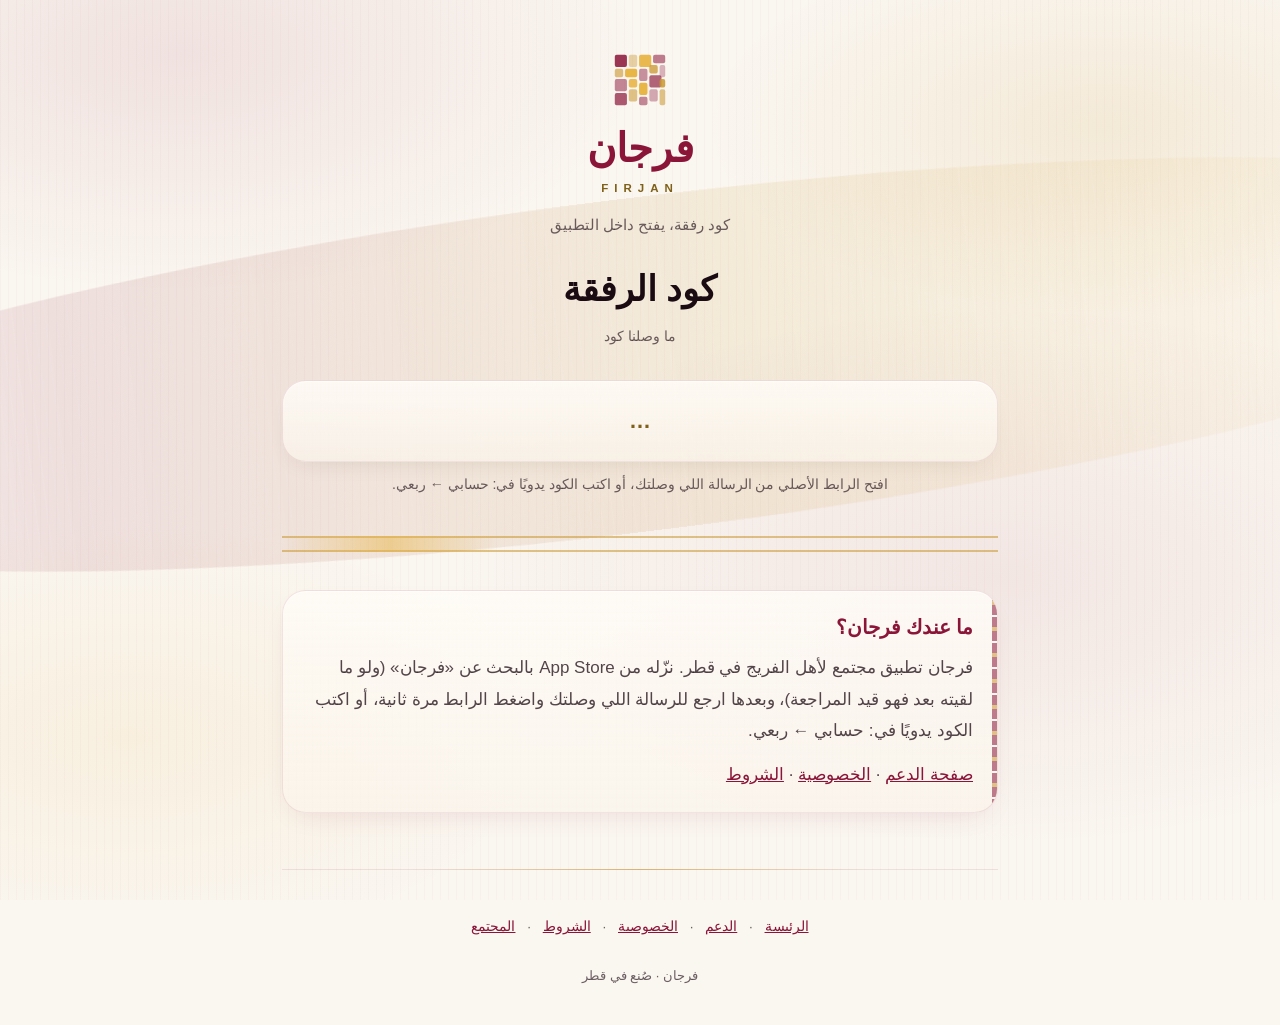
<file: friends/index.html>
<!DOCTYPE html>
<html lang="ar" dir="rtl">
<head>
<meta charset="utf-8">
<meta name="viewport" content="width=device-width, initial-scale=1">
<title>كود الرفقة · فرجان</title>
<meta name="description" content="افتح كود الرفقة في تطبيق فرجان.">
<meta name="theme-color" content="#FAF6F0">
<meta name="robots" content="noindex">
<link rel="icon" href="../mark.svg" type="image/svg+xml">
<link rel="stylesheet" href="../style.css">
</head>
<body>
<div class="wrap">

  <header class="masthead">
    <svg class="mark" width="56" height="56" viewBox="0 0 60 60" role="img" aria-label="شعار فرجان">
      <rect x="3"  y="3"  width="13" height="13" rx="2" fill="#8A1538" opacity=".85"/>
      <rect x="18" y="3"  width="9"  height="13" rx="2" fill="#C9962F" opacity=".40"/>
      <rect x="29" y="3"  width="13" height="13" rx="2" fill="#E8B547" opacity=".95"/>
      <rect x="44" y="3"  width="13" height="9"  rx="2" fill="#8A1538" opacity=".55"/>
      <rect x="3"  y="18" width="9"  height="9"  rx="2" fill="#C9962F" opacity=".60"/>
      <rect x="14" y="18" width="13" height="9"  rx="2" fill="#E8B547" opacity="1"/>
      <rect x="29" y="18" width="9"  height="13" rx="2" fill="#8A1538" opacity=".45"/>
      <rect x="40" y="14" width="9"  height="9"  rx="2" fill="#C9962F" opacity=".75"/>
      <rect x="51" y="14" width="6"  height="13" rx="2" fill="#8A1538" opacity=".30"/>
      <rect x="3"  y="29" width="13" height="13" rx="2" fill="#8A1538" opacity=".50"/>
      <rect x="18" y="29" width="9"  height="9"  rx="2" fill="#E8B547" opacity=".90"/>
      <rect x="40" y="25" width="13" height="13" rx="2" fill="#8A1538" opacity=".65"/>
      <rect x="18" y="40" width="9"  height="13" rx="2" fill="#C9962F" opacity=".55"/>
      <rect x="29" y="33" width="9"  height="13" rx="2" fill="#E8B547" opacity="1"/>
      <rect x="40" y="40" width="9"  height="13" rx="2" fill="#8A1538" opacity=".35"/>
      <rect x="51" y="29" width="6"  height="9"  rx="2" fill="#C9962F" opacity=".85"/>
      <rect x="3"  y="44" width="13" height="13" rx="2" fill="#8A1538" opacity=".70"/>
      <rect x="29" y="48" width="9"  height="9"  rx="2" fill="#8A1538" opacity=".50"/>
      <rect x="51" y="40" width="6"  height="17" rx="2" fill="#C9962F" opacity=".55"/>
    </svg>
    <p class="brand">فرجان</p>
    <p class="brand-sub"><span lang="en">FIRJAN</span></p>
    <p class="tagline">كود رفقة، يفتح داخل التطبيق</p>
  </header>

  <h1>كود الرفقة</h1>
  <!-- الكود يُطبع من عنوان الصفحة نفسها ولا يُرسل لأي مكان: لا طلب شبكة، لا
       تحليلات، لا كوكيز. صفحة ساكنة على GitHub Pages، وهذا كل ما فيها. -->
  <p class="updated" id="lead">هذا الكود يخليكم ربع داخل فرجان</p>
  <p class="contact-big" id="code" dir="ltr">…</p>
  <p class="contact-note" id="note">افتح الرابط من جوال فيه فرجان مثبّت، وبينفتح على «ربعي» والكود مكتوب.</p>

  <hr class="rule">

  <section class="sec">
    <h2>ما عندك فرجان؟</h2>
    <!-- «افتح نفس الرابط مرة ثانية» كان يوقّع المستخدم في دورة: iOS ما يسلّم
         الرابط للتطبيق إلا إذا انضغط من تطبيق ثاني — إعادة تحميل هذي الصفحة
         نفسها أو كتابة العنوان في سفاري ما تفتح فرجان أبدًا. لازم يرجع للرسالة.
         وقبل النزول ما فيه رابط تنزيل: صفحة المتجر ما تفتح قبل النزول. يوم
         النزول تصير «App Store» رابطًا إلى https://apps.apple.com/app/id6779431772
         ويسقط القوس. -->
    <p>فرجان تطبيق مجتمع <!--storefronts:phrase-->لأهل الفريج في قطر<!--/storefronts:phrase-->. نزّله من <span lang="en">App&nbsp;Store</span> بالبحث عن «فرجان» (ولو ما لقيته بعد فهو قيد المراجعة)، وبعدها ارجع للرسالة اللي وصلتك واضغط الرابط مرة ثانية، أو اكتب الكود يدويًا في: حسابي ← ربعي.</p>
    <p><a href="/support">صفحة الدعم</a> · <a href="/privacy">الخصوصية</a> · <a href="/terms">الشروط</a></p>
  </section>

  <footer>
    <p><a href="/">الرئيسة</a> · <a href="/support">الدعم</a> · <a href="/privacy">الخصوصية</a> · <a href="/terms">الشروط</a> · <a href="/community">المجتمع</a></p>
    <p class="made">فرجان · صُنع في قطر</p>
  </footer>

</div>
<script>
  // الكود يُقرأ من ?add= ويُعرض كما هو بعد تنظيفه: حروف وأرقام فقط، ٤–١٢ خانة.
  // التنظيف مب للشكل — نص من عنوان URL يُحقن في الصفحة هو ثغرة XSS كلاسيكية،
  // ولذلك يمر بقائمة سماح ويُكتب بـ textContent لا innerHTML.
  (function () {
    // trim أولاً: نسخ الرابط من رسالة يجرّ معه مسافة أو سطر جديد كثير، وبدون
    // التنظيف يسقط كود سليم على قائمة السماح ويطلع للمستخدم إنه رابط خربان.
    var raw = (new URLSearchParams(location.search).get('add') || '').trim();
    var code = (raw.match(/^[A-Za-z0-9]{4,12}$/) || [])[0];
    var el = document.getElementById('code');
    if (code) { el.textContent = code.toUpperCase(); return; }

    // ما فيه كود صالح — لازم نشيل الوعد اللي فوق بعد، لا تبقى الصفحة تقول
    // «هذا الكود يخليكم ربع» و«ما وصلنا كود» في نفس اللحظة.
    // ولا نطبع الكود المرفوض على الصفحة: نص من الرابط يُعرض كما هو يحوّل
    // firjan.app إلى سطح يكتب فيه غيرنا، حتى لو انكتب بـ textContent.
    el.textContent = '…';
    document.getElementById('lead').textContent = 'ما وصلنا كود';
    document.getElementById('note').textContent = 'افتح الرابط الأصلي من الرسالة اللي وصلتك، أو اكتب الكود يدويًا في: حسابي ← ربعي.';
  })();
</script>
</body>
</html>
</file>
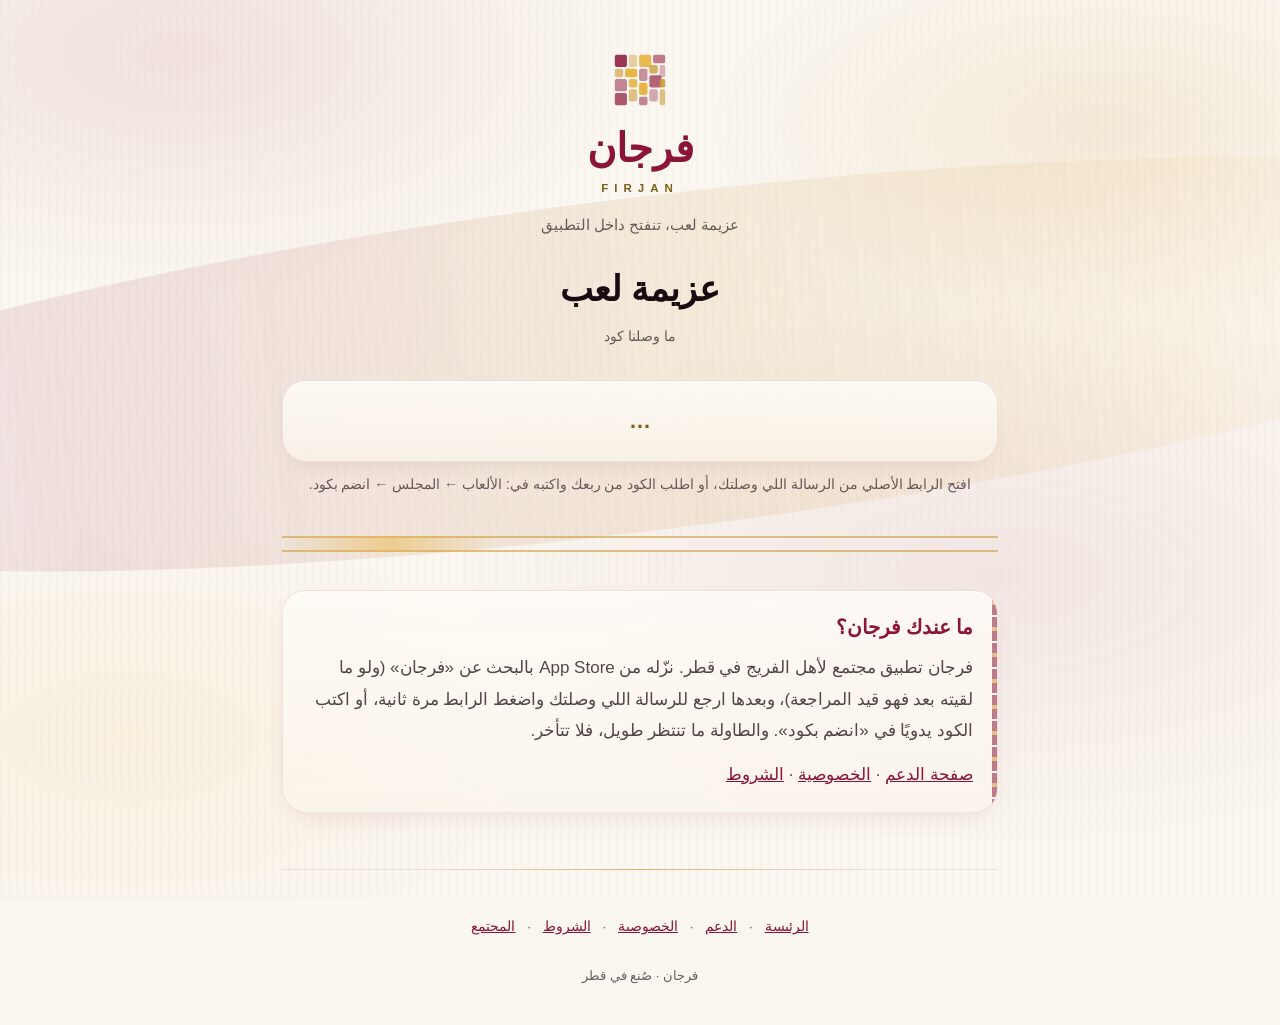
<file: g/index.html>
<!DOCTYPE html>
<html lang="ar" dir="rtl">
<head>
<meta charset="utf-8">
<meta name="viewport" content="width=device-width, initial-scale=1">
<title>عزيمة لعب · فرجان</title>
<meta name="description" content="افتح عزيمة اللعب في تطبيق فرجان.">
<meta name="theme-color" content="#FAF6F0">
<meta name="robots" content="noindex">
<!-- «رابط العزيمة» firjan.app/g/CODE — GitHub Pages has no page per code, so
     /404.html sends that path here as /g/?c=CODE. Absolute paths below, like
     404.html: this page is reached at /g/ and its assets live at the root. -->
<link rel="icon" href="/mark.svg" type="image/svg+xml">
<link rel="stylesheet" href="/style.css">
</head>
<body>
<div class="wrap">

  <header class="masthead">
    <svg class="mark" width="56" height="56" viewBox="0 0 60 60" role="img" aria-label="شعار فرجان">
      <rect x="3"  y="3"  width="13" height="13" rx="2" fill="#8A1538" opacity=".85"/>
      <rect x="18" y="3"  width="9"  height="13" rx="2" fill="#C9962F" opacity=".40"/>
      <rect x="29" y="3"  width="13" height="13" rx="2" fill="#E8B547" opacity=".95"/>
      <rect x="44" y="3"  width="13" height="9"  rx="2" fill="#8A1538" opacity=".55"/>
      <rect x="3"  y="18" width="9"  height="9"  rx="2" fill="#C9962F" opacity=".60"/>
      <rect x="14" y="18" width="13" height="9"  rx="2" fill="#E8B547" opacity="1"/>
      <rect x="29" y="18" width="9"  height="13" rx="2" fill="#8A1538" opacity=".45"/>
      <rect x="40" y="14" width="9"  height="9"  rx="2" fill="#C9962F" opacity=".75"/>
      <rect x="51" y="14" width="6"  height="13" rx="2" fill="#8A1538" opacity=".30"/>
      <rect x="3"  y="29" width="13" height="13" rx="2" fill="#8A1538" opacity=".50"/>
      <rect x="18" y="29" width="9"  height="9"  rx="2" fill="#E8B547" opacity=".90"/>
      <rect x="40" y="25" width="13" height="13" rx="2" fill="#8A1538" opacity=".65"/>
      <rect x="18" y="40" width="9"  height="13" rx="2" fill="#C9962F" opacity=".55"/>
      <rect x="29" y="33" width="9"  height="13" rx="2" fill="#E8B547" opacity="1"/>
      <rect x="40" y="40" width="9"  height="13" rx="2" fill="#8A1538" opacity=".35"/>
      <rect x="51" y="29" width="6"  height="9"  rx="2" fill="#C9962F" opacity=".85"/>
      <rect x="3"  y="44" width="13" height="13" rx="2" fill="#8A1538" opacity=".70"/>
      <rect x="29" y="48" width="9"  height="9"  rx="2" fill="#8A1538" opacity=".50"/>
      <rect x="51" y="40" width="6"  height="17" rx="2" fill="#C9962F" opacity=".55"/>
    </svg>
    <p class="brand">فرجان</p>
    <p class="brand-sub"><span lang="en">FIRJAN</span></p>
    <p class="tagline">عزيمة لعب، تنفتح داخل التطبيق</p>
  </header>

  <h1>عزيمة لعب</h1>
  <!-- الكود يُطبع من عنوان الصفحة نفسها ولا يُرسل لأي مكان: لا طلب شبكة، لا
       تحليلات، لا كوكيز. والرابط يحمل الكود وحده — لا معرّف غرفة. -->
  <p class="updated" id="lead">ربعك عازمك على طاولة في فرجان — هذا كود العزيمة</p>
  <p class="contact-big" id="code" dir="ltr">…</p>
  <!-- firjan://g/CODE — the app's own scheme reaches the same screen as the
       link (src/app/g/[code].tsx). Safari asks before it opens the app, and a
       phone without فرجان has nothing to open, which the note below says. -->
  <!-- display:none inline, not the `hidden` attribute: .contact-big sets
       display:block, which beats [hidden] — the button shows only once the
       script below has a clean code for it -->
  <a class="contact-big" id="open" href="/" style="display:none">افتح فرجان</a>
  <p class="contact-note" id="note">افتح الرابط من جوال فيه فرجان مثبّت وتنفتح الطاولة، أو اكتب الكود في: الألعاب ← المجلس ← انضم بكود.</p>

  <hr class="rule">

  <section class="sec">
    <h2>ما عندك فرجان؟</h2>
    <!-- نفس سطر صفحة الرفقة (web/friends/index.html): قبل النزول ما فيه رابط
         تنزيل، ويوم النزول تصير «App Store» رابطًا ويسقط القوس — والصفحتان
         تتغيّران معًا. -->
    <p>فرجان تطبيق مجتمع <!--storefronts:phrase-->لأهل الفريج في قطر<!--/storefronts:phrase-->. نزّله من <span lang="en">App&nbsp;Store</span> بالبحث عن «فرجان» (ولو ما لقيته بعد فهو قيد المراجعة)، وبعدها ارجع للرسالة اللي وصلتك واضغط الرابط مرة ثانية، أو اكتب الكود يدويًا في «انضم بكود». والطاولة ما تنتظر طويل، فلا تتأخر.</p>
    <p><a href="/support">صفحة الدعم</a> · <a href="/privacy">الخصوصية</a> · <a href="/terms">الشروط</a></p>
  </section>

  <footer>
    <p><a href="/">الرئيسة</a> · <a href="/support">الدعم</a> · <a href="/privacy">الخصوصية</a> · <a href="/terms">الشروط</a> · <a href="/community">المجتمع</a></p>
    <p class="made">فرجان · صُنع في قطر</p>
  </footer>

</div>
<script>
  // الكود يصل بثلاث صيغ: ?c=CODE (تحويل /404.html من /g/CODE)، أو المسار نفسه
  // لو قدّمه مضيفٌ غير GitHub Pages، أو #CODE. يمرّ بقائمة سماح (حروف وأرقام،
  // ٤–٨ خانات) ويُكتب بـ textContent لا innerHTML — نصٌّ من الرابط يُحقن في
  // الصفحة ثغرة XSS، والزرُّ يُبنى من الكود المنظّف وحده.
  (function () {
    var q = (new URLSearchParams(location.search).get('c') || '').trim();
    var p = (location.pathname.match(/^\/g\/([^\/?#]+)/) || [])[1] || '';
    var h = (location.hash || '').replace(/^#/, '').trim();
    var raw = q || (p && p !== 'index.html' ? decodeURIComponent(p) : '') || h;
    var code = (raw.match(/^[A-Za-z0-9]{4,8}$/) || [])[0];
    var el = document.getElementById('code');
    if (code) {
      code = code.toUpperCase();
      el.textContent = code;
      var open = document.getElementById('open');
      open.setAttribute('href', 'firjan://g/' + code);
      open.style.display = 'block';
      return;
    }
    // ما فيه كود صالح — نشيل الوعد ولا نطبع النص المرفوض (نفس قاعدة صفحة الرفقة)
    el.textContent = '…';
    document.getElementById('lead').textContent = 'ما وصلنا كود';
    document.getElementById('note').textContent = 'افتح الرابط الأصلي من الرسالة اللي وصلتك، أو اطلب الكود من ربعك واكتبه في: الألعاب ← المجلس ← انضم بكود.';
  })();
</script>
</body>
</html>
</file>
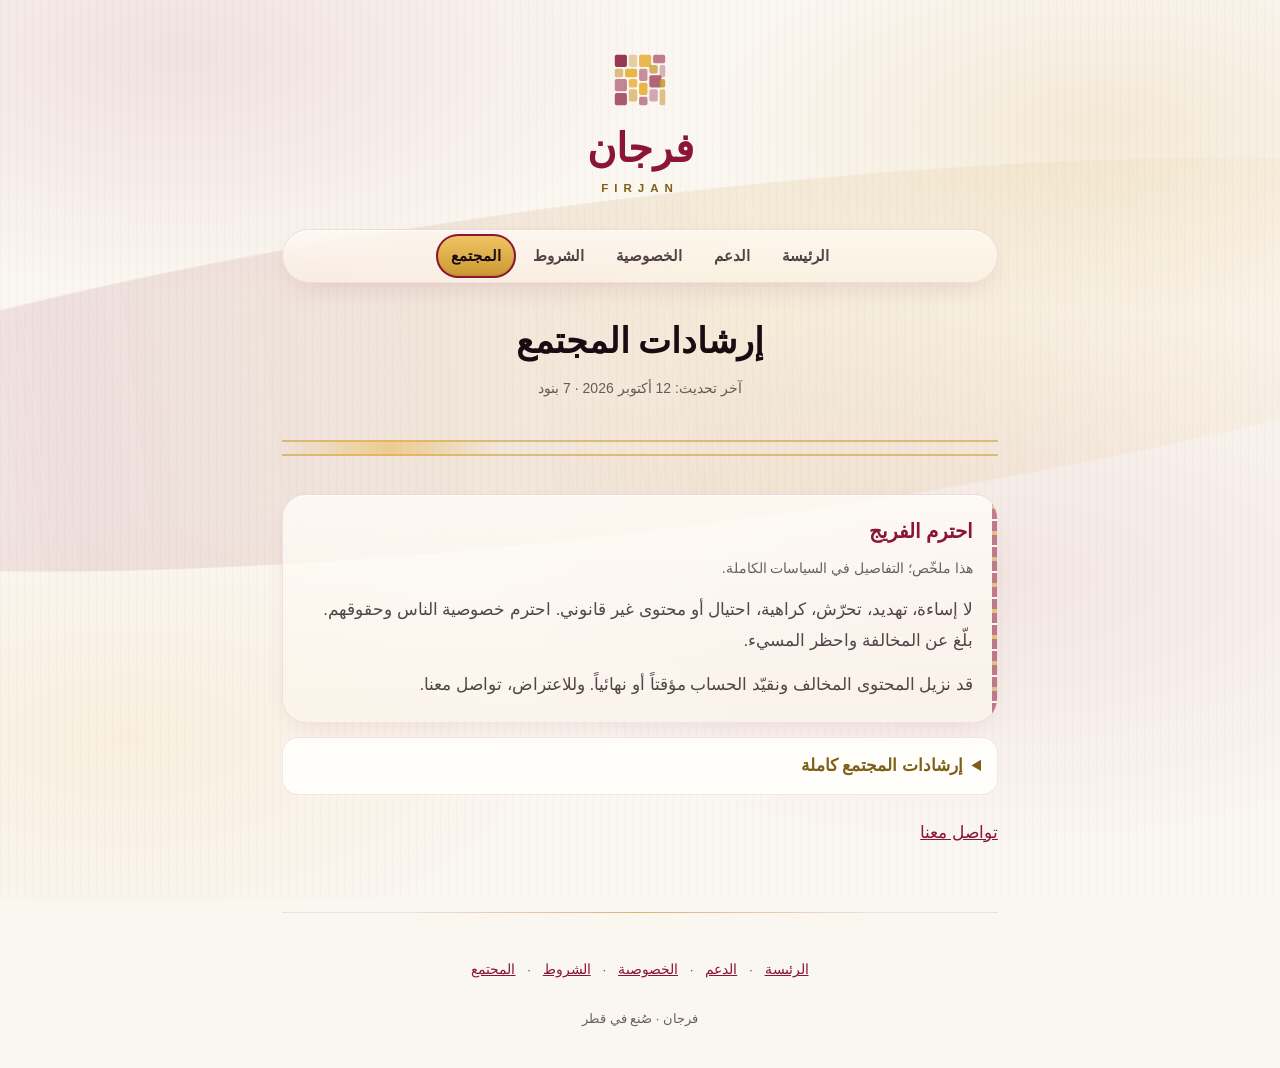
<file: community.html>
<!DOCTYPE html>
<html lang="ar" dir="rtl">
<head>
<meta charset="utf-8">
<meta name="viewport" content="width=device-width, initial-scale=1">
<title>إرشادات المجتمع — فرجان</title>
<meta name="description" content="إرشادات المجتمع لتطبيق فرجان.">
<meta name="theme-color" content="#FAF6F0" media="(prefers-color-scheme: light)">
<meta name="theme-color" content="#171310" media="(prefers-color-scheme: dark)">
<link rel="icon" href="mark.svg" type="image/svg+xml">
<link rel="stylesheet" href="style.css">
<!-- ⚠ GENERATED FILE — do not edit by hand.
     Source: src/app/legal/[doc].tsx · Regenerate: node tools/build-site.mjs
     Editing here would re-open the drift this generator was built to close. -->
</head>
<body>
<div class="wrap">

  <header class="masthead">
    <svg class="mark" width="56" height="56" viewBox="0 0 60 60" role="img" aria-label="فرجان">
    <!-- the fareej mosaic — 19 blocks transcribed cell-for-cell from
         src/components/FareejLogo.tsx (same x/y/w/h, same inks, same opacities,
         rx 2 on the 60-unit grid). Keep the two in sync if either moves. -->
    <g>
      <rect x="3"  y="3"  width="13" height="13" rx="2" fill="#8A1538" opacity=".85"/>
      <rect x="18" y="3"  width="9"  height="13" rx="2" fill="#C9962F" opacity=".40"/>
      <rect x="29" y="3"  width="13" height="13" rx="2" fill="#E8B547" opacity=".95"/>
      <rect x="44" y="3"  width="13" height="9"  rx="2" fill="#8A1538" opacity=".55"/>
      <rect x="3"  y="18" width="9"  height="9"  rx="2" fill="#C9962F" opacity=".60"/>
      <rect x="14" y="18" width="13" height="9"  rx="2" fill="#E8B547" opacity="1"/>
      <rect x="29" y="18" width="9"  height="13" rx="2" fill="#8A1538" opacity=".45"/>
      <rect x="40" y="14" width="9"  height="9"  rx="2" fill="#C9962F" opacity=".75"/>
      <rect x="51" y="14" width="6"  height="13" rx="2" fill="#8A1538" opacity=".30"/>
      <rect x="3"  y="29" width="13" height="13" rx="2" fill="#8A1538" opacity=".50"/>
      <rect x="18" y="29" width="9"  height="9"  rx="2" fill="#E8B547" opacity=".90"/>
      <rect x="40" y="25" width="13" height="13" rx="2" fill="#8A1538" opacity=".65"/>
      <rect x="18" y="40" width="9"  height="13" rx="2" fill="#C9962F" opacity=".55"/>
      <rect x="29" y="33" width="9"  height="13" rx="2" fill="#E8B547" opacity="1"/>
      <rect x="40" y="40" width="9"  height="13" rx="2" fill="#8A1538" opacity=".35"/>
      <rect x="51" y="29" width="6"  height="9"  rx="2" fill="#C9962F" opacity=".85"/>
      <rect x="3"  y="44" width="13" height="13" rx="2" fill="#8A1538" opacity=".70"/>
      <rect x="29" y="48" width="9"  height="9"  rx="2" fill="#8A1538" opacity=".50"/>
      <rect x="51" y="40" width="6"  height="17" rx="2" fill="#C9962F" opacity=".55"/>
    </g>
    </svg>
    <p class="brand">فرجان</p>
    <p class="brand-sub"><span lang="en">FIRJAN</span></p>
  </header>

  <nav class="tabs" aria-label="أقسام الموقع">
    <a href="/">الرئيسة</a>
    <a href="/support">الدعم</a>
    <a href="/privacy">الخصوصية</a>
    <a href="/terms">الشروط</a>
    <a href="/community" aria-current="page">المجتمع</a>
  </nav>

  <h1>إرشادات المجتمع</h1>
  <!-- the count follows the app's own rule (بنود for 3–10, بند otherwise) and
       stays in Latin digits like the date beside it — one numeral system per line -->
  <p class="updated">آخر تحديث: 12 أكتوبر 2026 · 7 بنود</p>

  <hr class="rule">

  <section class="sec legal-summary" aria-labelledby="summary-heading">
    <h2 id="summary-heading">احترم الفريج</h2>
    <p class="summary-note">هذا ملخّص؛ التفاصيل في السياسات الكاملة.</p>
    <p>لا إساءة، تهديد، تحرّش، كراهية، احتيال أو محتوى غير قانوني. احترم خصوصية الناس وحقوقهم. بلّغ عن المخالفة واحظر المسيء.</p>
    <p>قد نزيل المحتوى المخالف ونقيّد الحساب مؤقتاً أو نهائياً. وللاعتراض، تواصل معنا.</p>
  </section>

  <details class="legal-full">
    <summary>إرشادات المجتمع كاملة</summary>
  <section class="sec">
    <h2>1 · احترم الفريج</h2>
    <p>تكلم مثل ما تتكلم بالمجلس — بأدب. الاختلاف عادي، الإساءة لا.</p>
  </section>

  <section class="sec">
    <h2>2 · خصوصية الناس</h2>
    <p>لا تنشر أسماء ولا صور ولا معلومات تكشف هوية أحد.</p>
  </section>

  <section class="sec">
    <h2>3 · لا للتنمر</h2>
    <p>التنمر والتحرش والتهديد = حظر مباشر.</p>
  </section>

  <section class="sec">
    <h2>4 · محتوى نظيف</h2>
    <p>ممنوع المحتوى الجنسي أو العنيف أو غير القانوني بأي شكل.</p>
  </section>

  <section class="sec">
    <h2>5 · لا سبام</h2>
    <p>لا تكرر نفس المنشور ولا تعلن بدون إذن.</p>
  </section>

  <section class="sec">
    <h2>6 · الجدية بالبلاغات</h2>
    <p>البلاغات الكيدية تضر المجتمع وتنعكس على سمعتك.</p>
  </section>

  <section class="sec">
    <h2>7 · شفت مخالفة؟ بلغ</h2>
    <p>زر الإبلاغ موجود على كل منشور وتعليق، وفي الخاص من «⋯» أو بضغطة مطوّلة على الرسالة، وفي دردشة طاولات الألعاب بضغطة مطوّلة — وتقدر تحظر أي عضو مسيء. نراجع البلاغات بأسرع ما نقدر، وعادة خلال 24 ساعة، والأعضاء المسيئون يتحظرون.</p>
  </section>
  </details>

  <nav class="legal-help" aria-label="المساعدة والحقوق">
    <a href="mailto:team@firjan.app">تواصل معنا</a>
  </nav>

  <footer>
    <p><a href="/">الرئيسة</a> · <a href="/support">الدعم</a> · <a href="/privacy">الخصوصية</a> · <a href="/terms">الشروط</a> · <a href="/community">المجتمع</a></p>
    <p class="made">فرجان · صُنع في قطر</p>
  </footer>

</div>
</body>
</html>
</file>
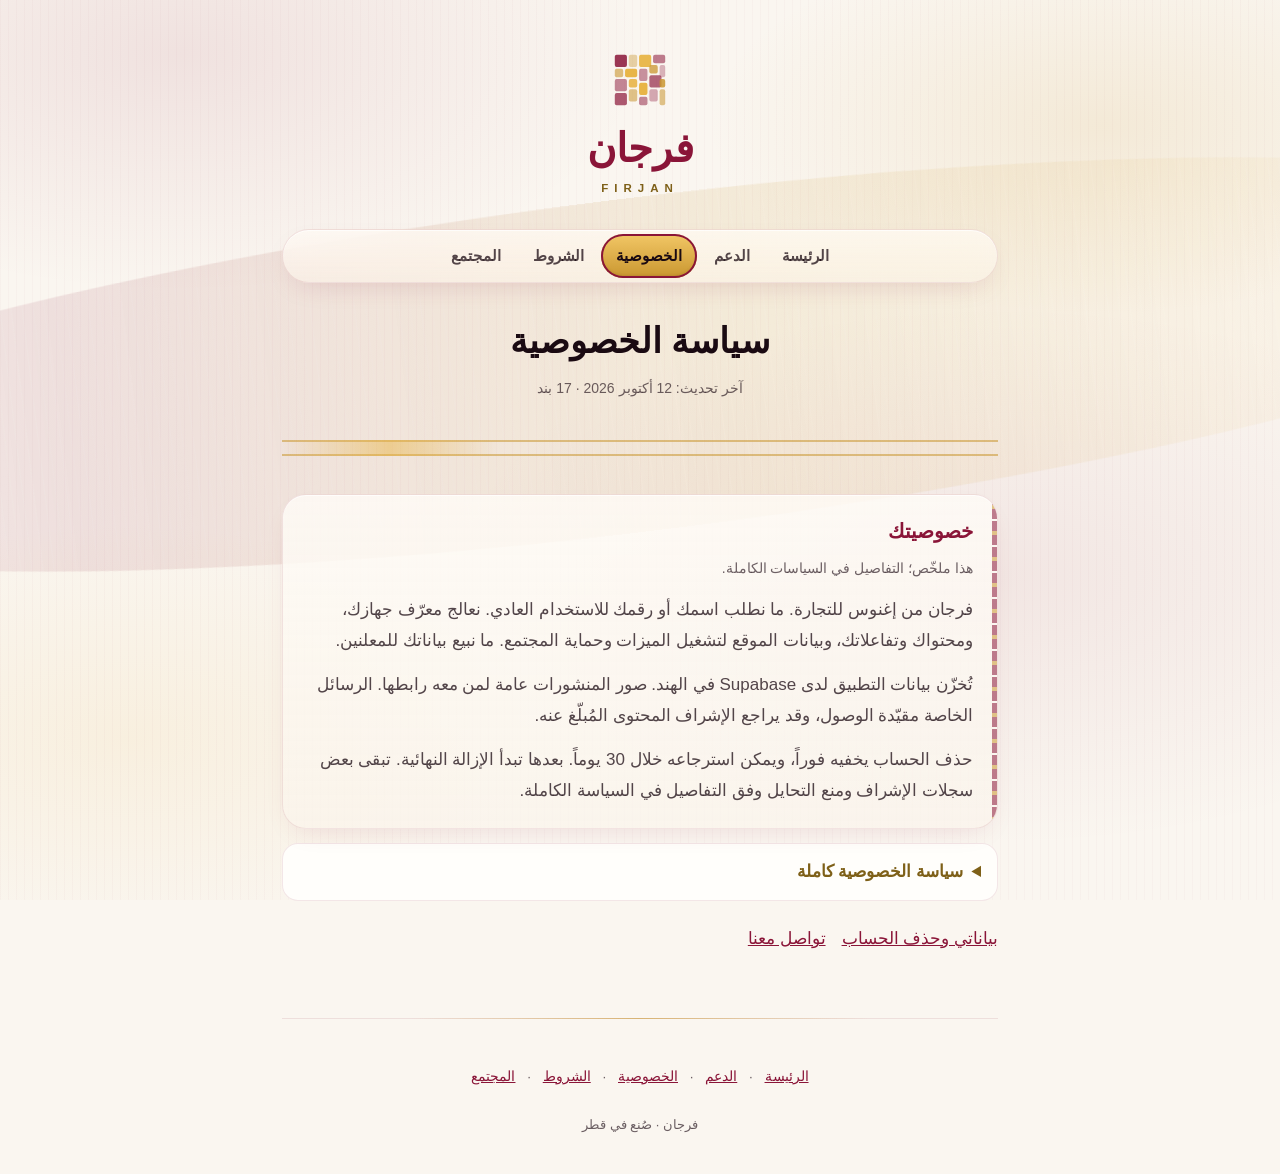
<file: privacy.html>
<!DOCTYPE html>
<html lang="ar" dir="rtl">
<head>
<meta charset="utf-8">
<meta name="viewport" content="width=device-width, initial-scale=1">
<title>سياسة الخصوصية — فرجان</title>
<meta name="description" content="سياسة الخصوصية لتطبيق فرجان.">
<meta name="theme-color" content="#FAF6F0" media="(prefers-color-scheme: light)">
<meta name="theme-color" content="#171310" media="(prefers-color-scheme: dark)">
<link rel="icon" href="mark.svg" type="image/svg+xml">
<link rel="stylesheet" href="style.css">
<!-- ⚠ GENERATED FILE — do not edit by hand.
     Source: src/app/legal/[doc].tsx · Regenerate: node tools/build-site.mjs
     Editing here would re-open the drift this generator was built to close. -->
</head>
<body>
<div class="wrap">

  <header class="masthead">
    <svg class="mark" width="56" height="56" viewBox="0 0 60 60" role="img" aria-label="فرجان">
    <!-- the fareej mosaic — 19 blocks transcribed cell-for-cell from
         src/components/FareejLogo.tsx (same x/y/w/h, same inks, same opacities,
         rx 2 on the 60-unit grid). Keep the two in sync if either moves. -->
    <g>
      <rect x="3"  y="3"  width="13" height="13" rx="2" fill="#8A1538" opacity=".85"/>
      <rect x="18" y="3"  width="9"  height="13" rx="2" fill="#C9962F" opacity=".40"/>
      <rect x="29" y="3"  width="13" height="13" rx="2" fill="#E8B547" opacity=".95"/>
      <rect x="44" y="3"  width="13" height="9"  rx="2" fill="#8A1538" opacity=".55"/>
      <rect x="3"  y="18" width="9"  height="9"  rx="2" fill="#C9962F" opacity=".60"/>
      <rect x="14" y="18" width="13" height="9"  rx="2" fill="#E8B547" opacity="1"/>
      <rect x="29" y="18" width="9"  height="13" rx="2" fill="#8A1538" opacity=".45"/>
      <rect x="40" y="14" width="9"  height="9"  rx="2" fill="#C9962F" opacity=".75"/>
      <rect x="51" y="14" width="6"  height="13" rx="2" fill="#8A1538" opacity=".30"/>
      <rect x="3"  y="29" width="13" height="13" rx="2" fill="#8A1538" opacity=".50"/>
      <rect x="18" y="29" width="9"  height="9"  rx="2" fill="#E8B547" opacity=".90"/>
      <rect x="40" y="25" width="13" height="13" rx="2" fill="#8A1538" opacity=".65"/>
      <rect x="18" y="40" width="9"  height="13" rx="2" fill="#C9962F" opacity=".55"/>
      <rect x="29" y="33" width="9"  height="13" rx="2" fill="#E8B547" opacity="1"/>
      <rect x="40" y="40" width="9"  height="13" rx="2" fill="#8A1538" opacity=".35"/>
      <rect x="51" y="29" width="6"  height="9"  rx="2" fill="#C9962F" opacity=".85"/>
      <rect x="3"  y="44" width="13" height="13" rx="2" fill="#8A1538" opacity=".70"/>
      <rect x="29" y="48" width="9"  height="9"  rx="2" fill="#8A1538" opacity=".50"/>
      <rect x="51" y="40" width="6"  height="17" rx="2" fill="#C9962F" opacity=".55"/>
    </g>
    </svg>
    <p class="brand">فرجان</p>
    <p class="brand-sub"><span lang="en">FIRJAN</span></p>
  </header>

  <nav class="tabs" aria-label="أقسام الموقع">
    <a href="/">الرئيسة</a>
    <a href="/support">الدعم</a>
    <a href="/privacy" aria-current="page">الخصوصية</a>
    <a href="/terms">الشروط</a>
    <a href="/community">المجتمع</a>
  </nav>

  <h1>سياسة الخصوصية</h1>
  <!-- the count follows the app's own rule (بنود for 3–10, بند otherwise) and
       stays in Latin digits like the date beside it — one numeral system per line -->
  <p class="updated">آخر تحديث: 12 أكتوبر 2026 · 17 بند</p>

  <hr class="rule">

  <section class="sec legal-summary" aria-labelledby="summary-heading">
    <h2 id="summary-heading">خصوصيتك</h2>
    <p class="summary-note">هذا ملخّص؛ التفاصيل في السياسات الكاملة.</p>
    <p>فرجان من إغنوس للتجارة. ما نطلب اسمك أو رقمك للاستخدام العادي. نعالج معرّف جهازك، ومحتواك وتفاعلاتك، وبيانات الموقع لتشغيل الميزات وحماية المجتمع. ما نبيع بياناتك للمعلنين.</p>
    <p>تُخزّن بيانات التطبيق لدى Supabase في الهند. صور المنشورات عامة لمن معه رابطها. الرسائل الخاصة مقيّدة الوصول، وقد يراجع الإشراف المحتوى المُبلّغ عنه.</p>
    <p>حذف الحساب يخفيه فوراً، ويمكن استرجاعه خلال 30 يوماً. بعدها تبدأ الإزالة النهائية. تبقى بعض سجلات الإشراف ومنع التحايل وفق التفاصيل في السياسة الكاملة.</p>
  </section>

  <details class="legal-full">
    <summary>سياسة الخصوصية كاملة</summary>
  <section class="sec">
    <h2><span class="n">١</span>مين إحنا</h2>
    <p>فرجان تقدّمه إغنوس للتجارة (IGNOS TRADING)، برخصة تجارية رقم 301459 في دولة قطر. إحنا المسؤولين عن بياناتك في فرجان — نقرر وش نجمع وليش وكم نحتفظ فيه — وإحنا المقصودين في كل هذي السياسة. للمراسلات الرسمية: <a href="mailto:ignosapp@ignosstore.com">ignosapp@ignosstore.com</a></p>
  </section>

  <section class="sec">
    <h2><span class="n">٢</span>وش نجمع</h2>
    <p>ما نطلب اسم ولا رقم ولا إيميل للاستخدام العادي. نحفظ معرّف جهاز عشوائي، ومحتواك ورسائلك وصورك وصوتياتك، وتصويتاتك وتفاعلاتك. موقع المنشورات والردود يُضبّب بنحو ±200 متر قبل حفظه، ومعه اسم المدينة أو الحي. في تسجيل الوصول من «حولك»، نستخدم موقعك للتحقق من قربك، لكن سجل الوصول يحفظ موقع المكان واسمه ووقت وصولك، مو إحداثيات جهازك. يشوفه أصدقاؤك المقبولون افتراضياً، وتقدر تطفي هالمشاركة من «حسابي»؛ وكرت المكان يعرض العدد بلا أسماء. تسجيلات الوصول تُحذف دورياً بعد مرور 30 يوماً. نسجّل فتح المنشورات ولقطات الشاشة والمشاركة بمعرّف جهازك لعدّادات التفاعل وتنبيه صاحب المنشور، بدون كشف هويتك له. وفي الألعاب نحفظ النتائج والمستوى والأوسمة والتخصيصات؛ وإعادة لودو تُحذف مع الطاولة بعد 24 ساعة من آخر نشاط، بكنس يمر كل ساعة. نحفظ أيضاً بصمة جهاز لمنع تجاوز الحظر. ونحفظ مع البلاغ بلد المحتوى المُبلّغ عنه، إذا أمكن تحديده من الموقع المحفوظ للمنشور أو الرد، لتوجيهه للإشراف؛ وتسري عليه مدد الاحتفاظ بسجلات البلاغات أدناه. وعند تجهيز نسخة من بياناتك، نسجّل معرّف جهازك ووقت طلب النسخة لتطبيق حدّ ثلاث نسخ خلال أي 24 ساعة؛ ويُحذف سجل الطلبات عند التصفية النهائية لحسابك. وعند تفعيل تسجيل جاهزية التطبيق، نحفظ النسخة والتحديث وأول وآخر وقت رصد وفرق ساعة الجهاز عن غرينتش، بمعرّف جهازك، لتجهيز المناطق واحترام وقت هدوء الإشعارات. فرق الساعة من إعداد الجهاز، مو من موقعك. تنطبق على هذي البيانات مدد الحفظ أدناه.</p>
  </section>

  <section class="sec">
    <h2><span class="n">٣</span>ليش نجمعه</h2>
    <p>عشان يشتغل التطبيق: نعرض منشورات فريجك القريبة، نحسب التصويتات، ونحمي المجتمع من الإساءة (فلترة كلمات، مراجعة بلاغات، حظر أجهزة مسيئة).</p>
  </section>

  <section class="sec">
    <h2><span class="n">٤</span>التحقق من العمر</h2>
    <p>نتحقق من عمرك على جهازك: نطلب نطاق عمرك من حساب Apple إذا كان جهازك يدعمه، وإذا ما توفّر نسألك عن سنة ميلادك، وأحياناً عن شهرها. ما نحفظ السنة ولا الشهر؛ اللي يبقى على جهازك نتيجة التحقق ومصدرها فقط (Apple أو السنة)، ولا تُرسل إلينا.</p>
  </section>

  <section class="sec">
    <h2><span class="n">٥</span>وين ينحفظ</h2>
    <p>بياناتك على خوادم Supabase في مومباي، الهند. صور المنشورات والردود تنحفظ في مخزن عام — أي شخص معه الرابط يقدر يشوفها. صور المحادثات الخاصة تنحفظ في مخزن مقفول، ويتيحها التطبيق بروابط مؤقتة يصدرها الخادم للمصرّح لهم. من يحصل على رابط مؤقت يقدر يستخدمه إلى أن تنتهي صلاحيته، وما نقدر نسحب نسخة حفظها شخص على جهازه. تجنّب رفع معلومات حساسة أو صور أشخاص بدون إذنهم.</p>
  </section>

  <section class="sec">
    <h2><span class="n">٦</span>كم نحتفظ فيها</h2>
    <p>طلب حذف الحساب يخفيه فوراً، وتبقى مهلة استرجاع 30 يوماً. بعدها تبدأ الإزالة النهائية عبر مهام التنظيف؛ حذف الملفات قد يحتاج إعادة محاولة. بعض المحتوى المحذوف أو المُخفى تبقى منه نسخة للمراجعة إلى حين حذفه نهائياً. المحتوى المُبلّغ عنه أو الذي شاله الإشراف، وسجلات البلاغات والحظر والمراجعة، قد تبقى لحماية المجتمع والرد على الطلبات النظامية. بعد تصفية الحساب، تُحذف هذه السجلات عندما يتجاوز عمرها 12 شهراً؛ يُحسب عمر المحتوى من آخر تاريخ مرتبط به من الإنشاء أو الإشراف أو البلاغ. قاعدة الـ12 شهراً ما تحذف سجلات الحسابات التي لم تُصفَّ نهائياً. بصمات منع التحايل لها مدد مختلفة: البصمة العادية غير المحظورة تُحذف بعد 180 يوماً بلا نشاط، وسجل الحظر المؤقت بعد 30 يوماً من انتهائه. سجل بصمة الحظر الدائم ما له انتهاء تلقائي، وقد يبقى بعد حذف الحساب لمنع تجاوز الحظر. لرسائل التواصل وطلبات الإعلان المدد المذكورة في بندها أدناه.</p>
  </section>

  <section class="sec">
    <h2><span class="n">٧</span>حقك في الحذف</h2>
    <p>من «حسابي» ← «احذف حسابي» تقدر تطلب الحذف بأي وقت. يختفي الحساب ومنشوراتك وردودك فوراً. لك 30 يوماً للاسترجاع من نفس الجهاز، أو بكود الاسترجاع اللي نعطيك إياه لو تستخدم جهازاً ثانياً؛ احفظه. بعد المهلة تبدأ إزالة المنشورات والردود والتصويتات والملفات والرسائل والوصول وسجل الألعاب ورصيدك، مع استثناءات الإشراف ومنع التحايل وطلبات الإعلان المذكورة في هذه السياسة. الحذف ما يسحب نسخاً سبق أن حفظها مستخدم آخر.</p>
  </section>

  <section class="sec">
    <h2><span class="n">٨</span>الرسائل الخاصة</h2>
    <p>رسائلك الخاصة خاصة — ما نتصفّحها. الاستثناء الوحيد: لو انبلّغ عن محادثة، يقدر الإشراف يطّلع عليها للتحقق من الإساءة وحماية الطرف الثاني، وكل اطّلاع يتسجّل عندنا. ما نستخدم محتوى رسائلك لأي غرض ثاني.</p>
  </section>

  <section class="sec">
    <h2><span class="n">٩</span>الرسائل الصوتية</h2>
    <p>المايك يشتغل وأنت ضاغط على زر التسجيل فقط، بدون تسجيل بالخلفية. الصوتيات في مخزن مقفول. يصدر الخادم تذكرة تشغيل لطرفَي المحادثة المصرّح لهما، أو لمشرف أثناء مراجعة بلاغ مرتبط بالرسالة. التذكرة صالحة 10 دقائق، ورابط الملف الناتج عنها صالح 60 ثانية؛ لذلك رابط صدر قرب انتهاء التذكرة قد يظل يعمل لدقيقة إضافية. إخفاء الرسالة يوقف إصدار تذاكر جديدة للطرفين، لكنه ما يلغي تذكرة أو رابطاً صدر قبل الإخفاء، ولا نسخة تم تنزيلها. المشرف يقدر يسمع الرسالة المُبلّغ عنها، أو آخر رسالة أرسلها الطرف المُبلّغ عنه قبل بلاغ على المحادثة كلها إذا كانت صوتية، ما دام البلاغ قيد المراجعة. ما يُتاح له إصدار تذاكر لباقي الصوتيات لمجرد أنها في نفس المحادثة. تنطبق مدد الحفظ والحذف المذكورة أعلاه.</p>
  </section>

  <section class="sec">
    <h2><span class="n">١٠</span>غرف الفريج</h2>
    <p>الغرف الجماعية متوقفة حالياً. الرسائل القديمة تخضع للحذف ومدد الاحتفاظ بالإشراف المذكورة أعلاه.</p>
  </section>

  <section class="sec">
    <h2><span class="n">١١</span>ما نبيع بياناتك</h2>
    <p>ما نبيع ولا نشارك بياناتك مع معلنين. الإعلانات داخل التطبيق تظهر للجميع بدون استهداف شخصي.</p>
  </section>

  <section class="sec">
    <h2><span class="n">١٢</span>موافقتك</h2>
    <p>باستخدامك فرجان، توافق إننا نعالج البيانات المذكورة فوق ونخزّنها على خوادم آمنة في الهند — أي خارج دول الخليج — بالقدر اللي يسمح به القانون. هذي خطوة ضرورية عشان التطبيق يشتغل، ونحرص على حماية بياناتك وقت النقل والتخزين. لو ما توافق على هذا، لا تستخدم فرجان.</p>
  </section>

  <section class="sec">
    <h2><span class="n">١٣</span>حدود الأمان</h2>
    <p>نستخدم إجراءات لحماية البيانات وتقييد الوصول، لكن ما نقدر نضمن أماناً بنسبة 100%. لو صار حادث أمني، نتعامل معه ومع الإبلاغ عنه حسب المتطلبات القانونية المطبّقة. ما عندنا وسيلة تواصل مباشرة مع كل مستخدم، وقد نستخدم إشعاراً داخل التطبيق أو الموقع. هذا ما يلغي مسؤولياتنا أو حقوقك التي يحميها القانون.</p>
  </section>

  <section class="sec">
    <h2><span class="n">١٤</span>مزوّدين نعتمد عليهم</h2>
    <p>نستخدم Supabase للاستضافة والتخزين، وخدمات آبل وقوقل للمتاجر، وخدمات توصيل الإشعارات عند تفعيلها. هذه الجهات تعالج البيانات اللازمة للخدمة حسب دورها وسياساتها. المشتريات غير مفعّلة في هذا الإصدار. إذا فُعّلت لاحقاً، يُستخدم RevenueCat لإدارة الاستحقاقات: نرسل له بصمة أحادية الاتجاه من معرّف الحساب (SHA-256)، لا المعرّف السري نفسه، لربط المشتريات بالحساب. ما نبيع بياناتك للمعلنين ولا نستخدمها لاستهدافك بإعلانات.</p>
  </section>

  <section class="sec">
    <h2><span class="n">١٥</span>الكشف للجهات المختصة</h2>
    <p>صحيح إننا ما نبيع ولا نشارك بياناتك مع المعلنين، لكن في حدود ما يسمح به أو يفرضه القانون: لو طلبت جهة رسمية أو قضائية مختصة بشكل نظامي، أو كان عندنا اعتقاد بحسن نية إن فيه خطر على أحد أو مخالفة للقانون، يحق لنا نكشف للجهات المختصة عن المعرّف والمحتوى والموقع التقريبي المرتبط فيه — بأقل قدر لازم.</p>
  </section>

  <section class="sec">
    <h2><span class="n">١٦</span>لو راسلتنا أو أعلنت معنا</h2>
    <p>في «تواصل معنا» تقدر تعطينا إيميل أو رقم اختيارياً للرد عليك. الرسالة ووسيلة التواصل مرتبطتان بمعرّف جهازك؛ تُحذفان عند تصفية الحساب أو بالتنظيف الدوري بعد 12 شهراً من الإرسال، أيهما أسبق. في «أعلن معنا» نحفظ اسم النشاط ووسيلة التواصل وطلب الإعلان، والطلب المرسل من التطبيق مرتبط أيضاً بمعرّف جهازك. تصفية الحساب تفك هذا الربط، لكنها لا تحذف سجل الحملة. التنظيف الدوري يزيل حقلي الاسم ووسيلة التواصل بعد مرور 12 شهراً من نهاية الحملة، أو من إنشائها إذا ما لها تاريخ نهاية، وتبقى بقية بيانات الحملة وإحصاءاتها. لطلب حذف بيانات إعلان قبل ذلك، راسل <a href="mailto:team@firjan.app">team@firjan.app</a>.</p>
  </section>

  <section class="sec">
    <h2><span class="n">١٧</span>تواصل</h2>
    <p>للسؤال أو طلب الوصول لبياناتك أو تصحيحها أو حذفها، أو للاعتراض على معالجتها أو سحب موافقة حيث ينطبق، راسل <a href="mailto:team@firjan.app">team@firjan.app</a>. قد نحتاج نتحقق من ملكيتك للحساب لحماية بياناتك. تقدر أيضاً تقدم شكوى للجهة المختصة بحماية البيانات، وتبقى حقوقك القانونية محفوظة.</p>
  </section>
  </details>

  <nav class="legal-help" aria-label="المساعدة والحقوق">
    <a href="/support">بياناتي وحذف الحساب</a>
    <a href="mailto:team@firjan.app">تواصل معنا</a>
  </nav>

  <footer>
    <p><a href="/">الرئيسة</a> · <a href="/support">الدعم</a> · <a href="/privacy">الخصوصية</a> · <a href="/terms">الشروط</a> · <a href="/community">المجتمع</a></p>
    <p class="made">فرجان · صُنع في قطر</p>
  </footer>

</div>
</body>
</html>
</file>
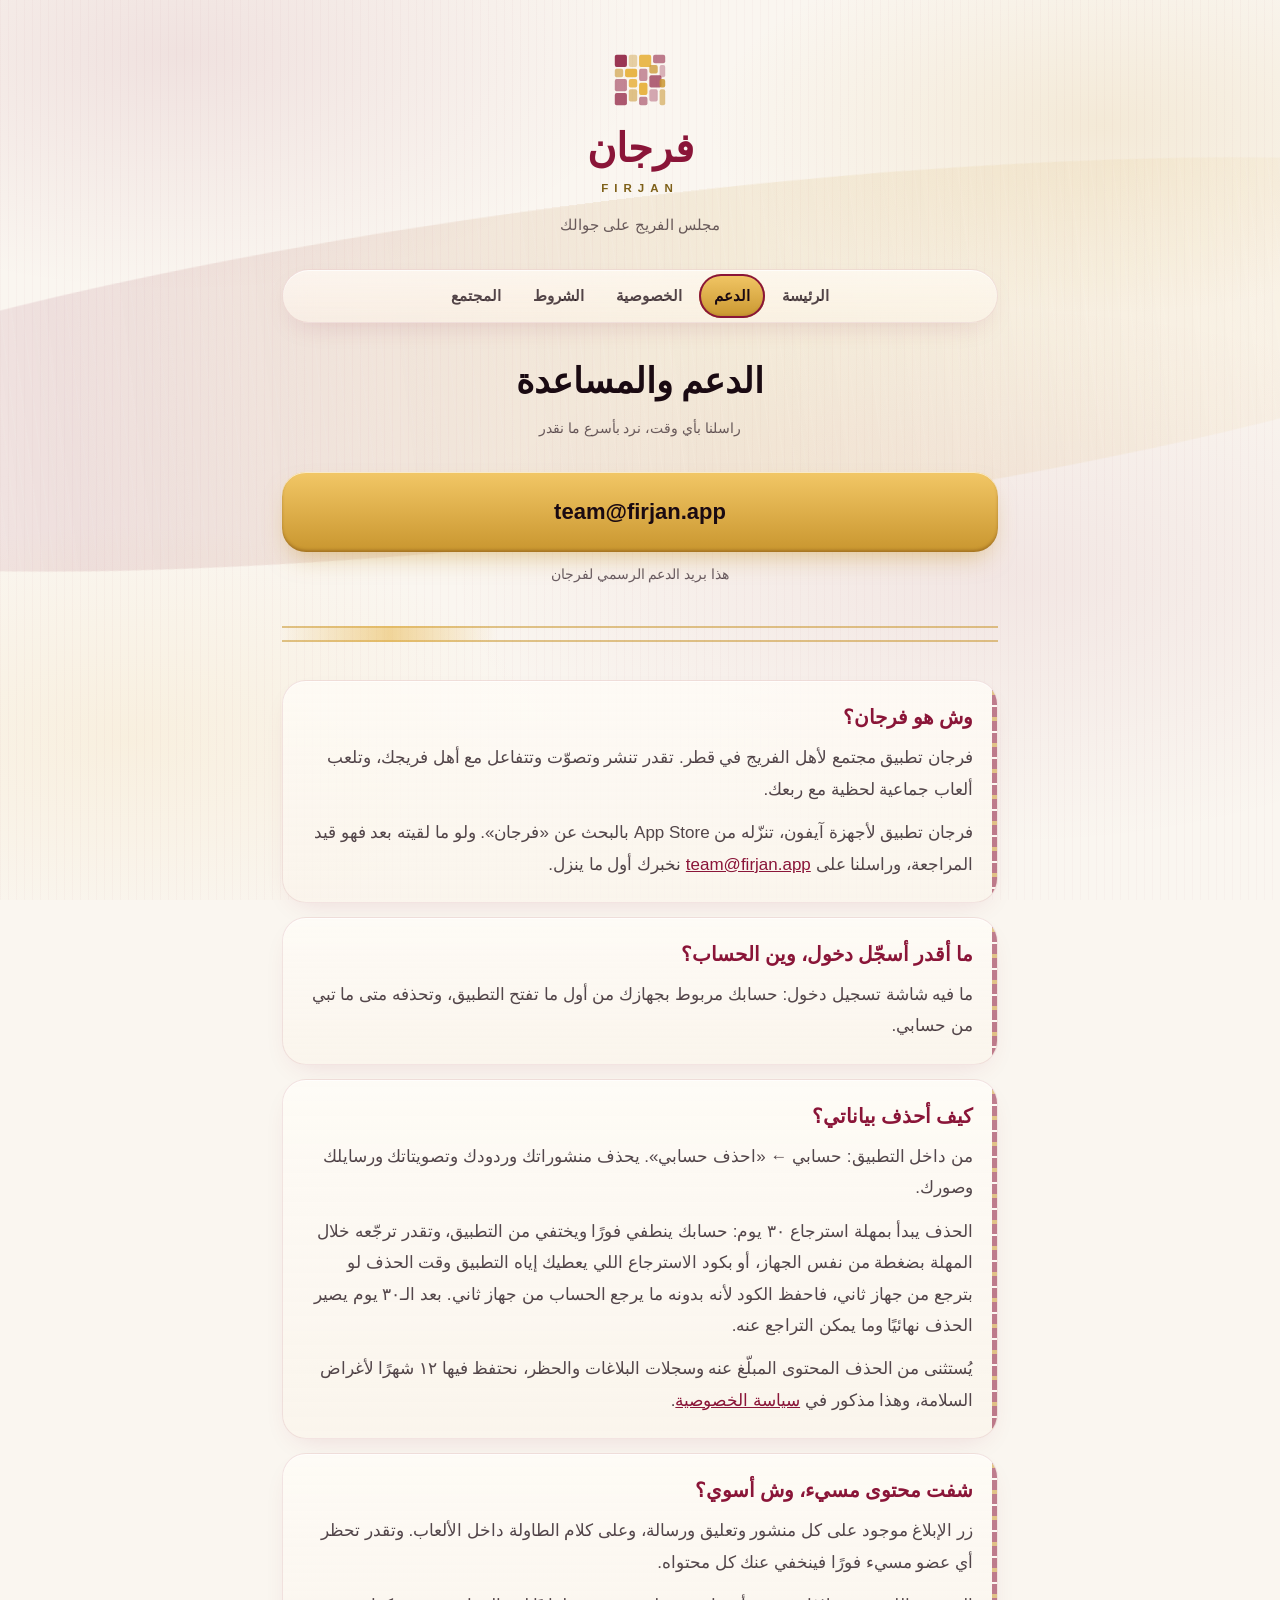
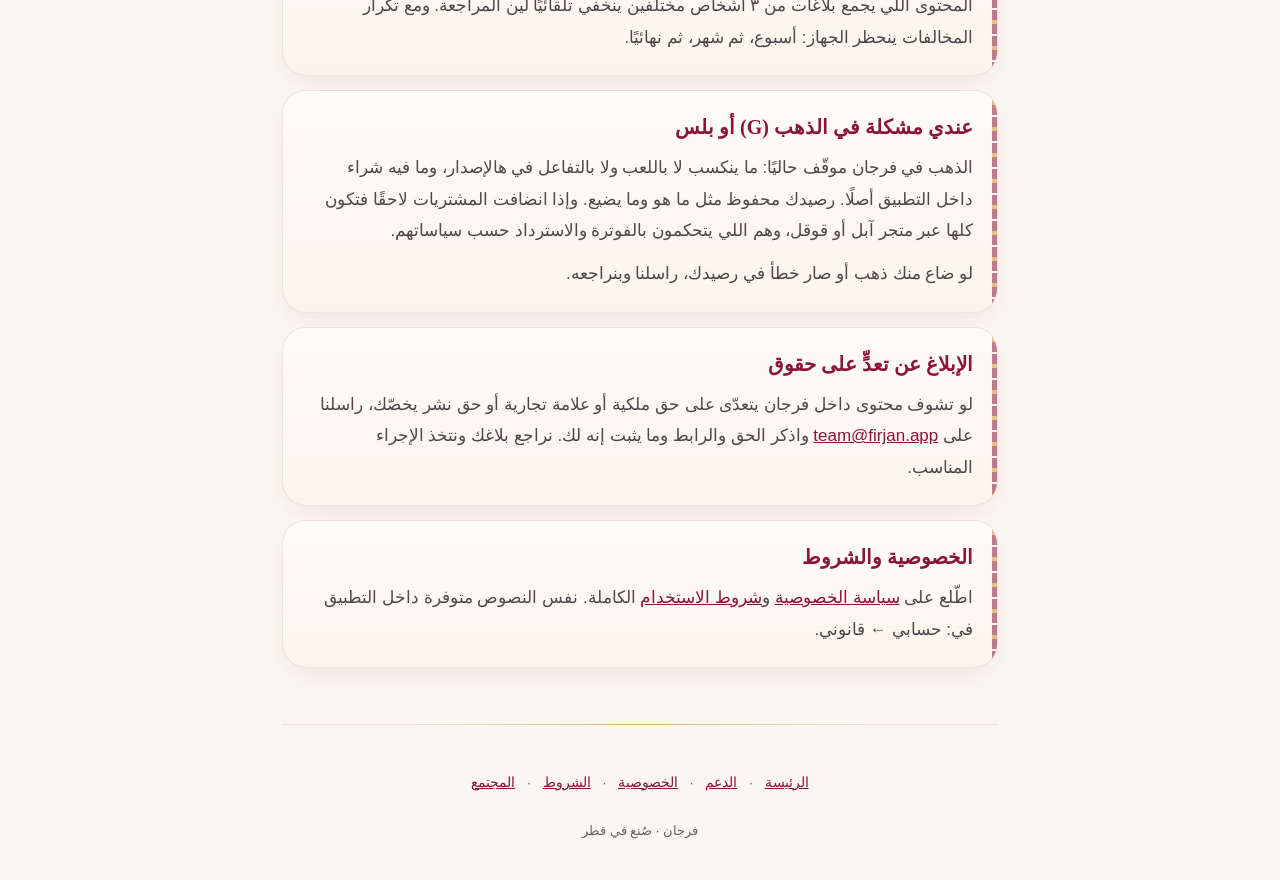
<file: support.html>
<!DOCTYPE html>
<html lang="ar" dir="rtl">
<head>
<meta charset="utf-8">
<meta name="viewport" content="width=device-width, initial-scale=1">
<title>الدعم · فرجان</title>
<meta name="description" content="صفحة دعم تطبيق فرجان، تواصل معنا، حذف بياناتك، الإبلاغ عن محتوى مسيء.">
<meta name="theme-color" content="#FAF6F0">
<link rel="icon" href="mark.svg" type="image/svg+xml">
<link rel="stylesheet" href="style.css">
</head>
<body>
<div class="wrap">

  <header class="masthead">
    <!-- the app's own fareej mosaic; inlined so the page never depends on a
         second request (App Review often opens these on a throttled link) -->
    <!-- width/height are ON the element, not only in CSS: if the stylesheet is
         slow, blocked or cached-stale, an unsized inline SVG expands to the full
         container and shoves the whole page below the fold (caught in review). -->
    <svg class="mark" width="56" height="56" viewBox="0 0 60 60" role="img" aria-label="شعار فرجان">
      <rect x="3"  y="3"  width="13" height="13" rx="2" fill="#8A1538" opacity=".85"/>
      <rect x="18" y="3"  width="9"  height="13" rx="2" fill="#C9962F" opacity=".40"/>
      <rect x="29" y="3"  width="13" height="13" rx="2" fill="#E8B547" opacity=".95"/>
      <rect x="44" y="3"  width="13" height="9"  rx="2" fill="#8A1538" opacity=".55"/>
      <rect x="3"  y="18" width="9"  height="9"  rx="2" fill="#C9962F" opacity=".60"/>
      <rect x="14" y="18" width="13" height="9"  rx="2" fill="#E8B547" opacity="1"/>
      <rect x="29" y="18" width="9"  height="13" rx="2" fill="#8A1538" opacity=".45"/>
      <rect x="40" y="14" width="9"  height="9"  rx="2" fill="#C9962F" opacity=".75"/>
      <rect x="51" y="14" width="6"  height="13" rx="2" fill="#8A1538" opacity=".30"/>
      <rect x="3"  y="29" width="13" height="13" rx="2" fill="#8A1538" opacity=".50"/>
      <rect x="18" y="29" width="9"  height="9"  rx="2" fill="#E8B547" opacity=".90"/>
      <rect x="40" y="25" width="13" height="13" rx="2" fill="#8A1538" opacity=".65"/>
      <rect x="18" y="40" width="9"  height="13" rx="2" fill="#C9962F" opacity=".55"/>
      <rect x="29" y="33" width="9"  height="13" rx="2" fill="#E8B547" opacity="1"/>
      <rect x="40" y="40" width="9"  height="13" rx="2" fill="#8A1538" opacity=".35"/>
      <rect x="51" y="29" width="6"  height="9"  rx="2" fill="#C9962F" opacity=".85"/>
      <rect x="3"  y="44" width="13" height="13" rx="2" fill="#8A1538" opacity=".70"/>
      <rect x="29" y="48" width="9"  height="9"  rx="2" fill="#8A1538" opacity=".50"/>
      <rect x="51" y="40" width="6"  height="17" rx="2" fill="#C9962F" opacity=".55"/>
    </svg>
    <p class="brand">فرجان</p>
    <p class="brand-sub"><span lang="en">FIRJAN</span></p>
    <p class="tagline">مجلس الفريج على جوالك</p>
  </header>

  <nav class="tabs" aria-label="أقسام الموقع">
    <a href="/">الرئيسة</a>
    <a href="/support" aria-current="page">الدعم</a>
    <a href="/privacy">الخصوصية</a>
    <a href="/terms">الشروط</a>
    <a href="/community">المجتمع</a>
  </nav>

  <h1>الدعم والمساعدة</h1>
  <p class="updated">راسلنا بأي وقت، نرد بأسرع ما نقدر</p>

  <a class="contact-big" href="mailto:team@firjan.app">team@firjan.app</a>
  <p class="contact-note">هذا بريد الدعم الرسمي لفرجان</p>

  <hr class="rule">

  <section class="sec">
    <h2>وش هو فرجان؟</h2>
    <p>فرجان تطبيق مجتمع <!--storefronts:phrase-->لأهل الفريج في قطر<!--/storefronts:phrase-->. تقدر تنشر وتصوّت وتتفاعل مع أهل فريجك، وتلعب ألعاب جماعية لحظية مع ربعك.</p>
    <p>فرجان تطبيق لأجهزة آيفون، تنزّله من App Store بالبحث عن «فرجان». ولو ما لقيته بعد فهو قيد المراجعة، وراسلنا على <a href="mailto:team@firjan.app">team@firjan.app</a> نخبرك أول ما ينزل.</p>
  </section>

  <section class="sec">
    <h2>ما أقدر أسجّل دخول، وين الحساب؟</h2>
    <p>ما فيه شاشة تسجيل دخول: حسابك مربوط بجهازك من أول ما تفتح التطبيق، وتحذفه متى ما تبي من حسابي.</p>
  </section>

  <section class="sec">
    <h2>كيف أحذف بياناتي؟</h2>
    <p>من داخل التطبيق: حسابي ← «احذف حسابي». يحذف منشوراتك وردودك وتصويتاتك ورسايلك وصورك.</p>
    <p>الحذف يبدأ بمهلة استرجاع ٣٠ يوم: حسابك ينطفي فورًا ويختفي من التطبيق، وتقدر ترجّعه خلال المهلة بضغطة من نفس الجهاز، أو بكود الاسترجاع اللي يعطيك إياه التطبيق وقت الحذف لو بترجع من جهاز ثاني، فاحفظ الكود لأنه بدونه ما يرجع الحساب من جهاز ثاني. بعد الـ٣٠ يوم يصير الحذف نهائيًا وما يمكن التراجع عنه.</p>
    <p>يُستثنى من الحذف المحتوى المبلّغ عنه وسجلات البلاغات والحظر، نحتفظ فيها ١٢ شهرًا لأغراض السلامة، وهذا مذكور في <a href="/privacy">سياسة الخصوصية</a>.</p>
  </section>

  <section class="sec">
    <h2>شفت محتوى مسيء، وش أسوي؟</h2>
    <p>زر الإبلاغ موجود على كل منشور وتعليق ورسالة، وعلى كلام الطاولة داخل الألعاب. وتقدر تحظر أي عضو مسيء فورًا فينخفي عنك كل محتواه.</p>
    <p>المحتوى اللي يجمع بلاغات من ٣ أشخاص مختلفين ينخفي تلقائيًا لين المراجعة. ومع تكرار المخالفات ينحظر الجهاز: أسبوع، ثم شهر، ثم نهائيًا.</p>
  </section>

  <section class="sec">
    <h2>عندي مشكلة في الذهب (G) أو بلس</h2>
    <p>الذهب في فرجان موقّف حاليًا: ما ينكسب لا باللعب ولا بالتفاعل في هالإصدار، وما فيه شراء داخل التطبيق أصلًا. رصيدك محفوظ مثل ما هو وما يضيع. وإذا انضافت المشتريات لاحقًا فتكون كلها عبر متجر آبل أو قوقل، وهم اللي يتحكمون بالفوترة والاسترداد حسب سياساتهم.</p>
    <p>لو ضاع منك ذهب أو صار خطأ في رصيدك، راسلنا وبنراجعه.</p>
  </section>

  <section class="sec">
    <h2>الإبلاغ عن تعدٍّ على حقوق</h2>
    <p>لو تشوف محتوى داخل فرجان يتعدّى على حق ملكية أو علامة تجارية أو حق نشر يخصّك، راسلنا على <a href="mailto:team@firjan.app">team@firjan.app</a> واذكر الحق والرابط وما يثبت إنه لك. نراجع بلاغك ونتخذ الإجراء المناسب.</p>
  </section>

  <section class="sec">
    <h2>الخصوصية والشروط</h2>
    <p>اطّلع على <a href="/privacy">سياسة الخصوصية</a> و<a href="/terms">شروط الاستخدام</a> الكاملة. نفس النصوص متوفرة داخل التطبيق في: حسابي ← قانوني.</p>
  </section>

  <footer>
    <p><a href="/">الرئيسة</a> · <a href="/support">الدعم</a> · <a href="/privacy">الخصوصية</a> · <a href="/terms">الشروط</a> · <a href="/community">المجتمع</a></p>
    <p class="made">فرجان · صُنع في قطر</p>
  </footer>

</div>
</body>
</html>
</file>
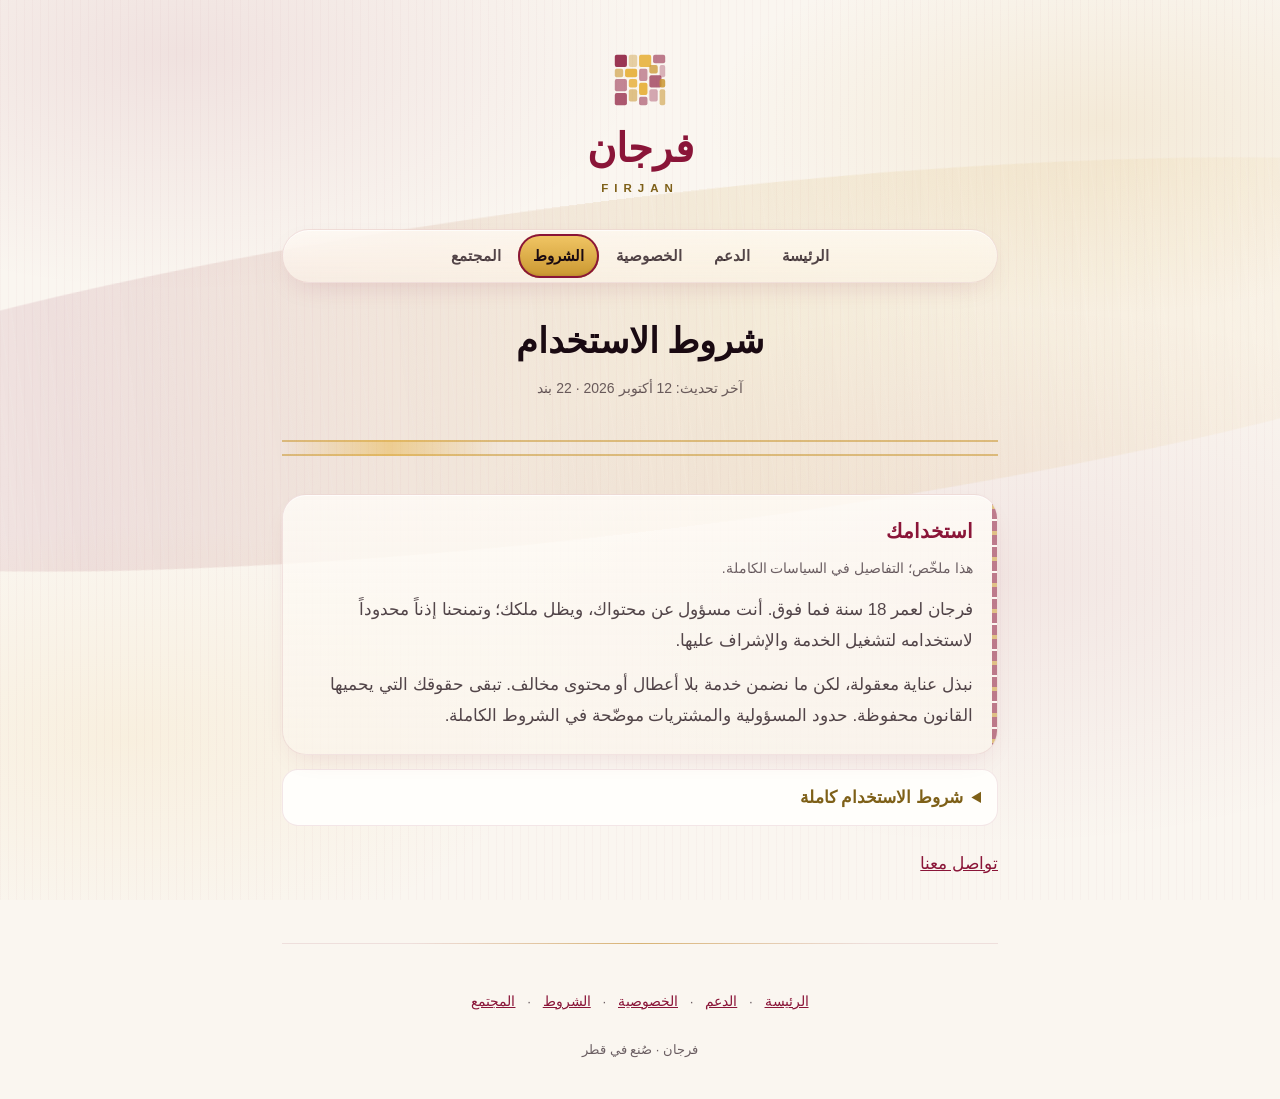
<file: terms.html>
<!DOCTYPE html>
<html lang="ar" dir="rtl">
<head>
<meta charset="utf-8">
<meta name="viewport" content="width=device-width, initial-scale=1">
<title>شروط الاستخدام — فرجان</title>
<meta name="description" content="شروط الاستخدام لتطبيق فرجان.">
<meta name="theme-color" content="#FAF6F0" media="(prefers-color-scheme: light)">
<meta name="theme-color" content="#171310" media="(prefers-color-scheme: dark)">
<link rel="icon" href="mark.svg" type="image/svg+xml">
<link rel="stylesheet" href="style.css">
<!-- ⚠ GENERATED FILE — do not edit by hand.
     Source: src/app/legal/[doc].tsx · Regenerate: node tools/build-site.mjs
     Editing here would re-open the drift this generator was built to close. -->
</head>
<body>
<div class="wrap">

  <header class="masthead">
    <svg class="mark" width="56" height="56" viewBox="0 0 60 60" role="img" aria-label="فرجان">
    <!-- the fareej mosaic — 19 blocks transcribed cell-for-cell from
         src/components/FareejLogo.tsx (same x/y/w/h, same inks, same opacities,
         rx 2 on the 60-unit grid). Keep the two in sync if either moves. -->
    <g>
      <rect x="3"  y="3"  width="13" height="13" rx="2" fill="#8A1538" opacity=".85"/>
      <rect x="18" y="3"  width="9"  height="13" rx="2" fill="#C9962F" opacity=".40"/>
      <rect x="29" y="3"  width="13" height="13" rx="2" fill="#E8B547" opacity=".95"/>
      <rect x="44" y="3"  width="13" height="9"  rx="2" fill="#8A1538" opacity=".55"/>
      <rect x="3"  y="18" width="9"  height="9"  rx="2" fill="#C9962F" opacity=".60"/>
      <rect x="14" y="18" width="13" height="9"  rx="2" fill="#E8B547" opacity="1"/>
      <rect x="29" y="18" width="9"  height="13" rx="2" fill="#8A1538" opacity=".45"/>
      <rect x="40" y="14" width="9"  height="9"  rx="2" fill="#C9962F" opacity=".75"/>
      <rect x="51" y="14" width="6"  height="13" rx="2" fill="#8A1538" opacity=".30"/>
      <rect x="3"  y="29" width="13" height="13" rx="2" fill="#8A1538" opacity=".50"/>
      <rect x="18" y="29" width="9"  height="9"  rx="2" fill="#E8B547" opacity=".90"/>
      <rect x="40" y="25" width="13" height="13" rx="2" fill="#8A1538" opacity=".65"/>
      <rect x="18" y="40" width="9"  height="13" rx="2" fill="#C9962F" opacity=".55"/>
      <rect x="29" y="33" width="9"  height="13" rx="2" fill="#E8B547" opacity="1"/>
      <rect x="40" y="40" width="9"  height="13" rx="2" fill="#8A1538" opacity=".35"/>
      <rect x="51" y="29" width="6"  height="9"  rx="2" fill="#C9962F" opacity=".85"/>
      <rect x="3"  y="44" width="13" height="13" rx="2" fill="#8A1538" opacity=".70"/>
      <rect x="29" y="48" width="9"  height="9"  rx="2" fill="#8A1538" opacity=".50"/>
      <rect x="51" y="40" width="6"  height="17" rx="2" fill="#C9962F" opacity=".55"/>
    </g>
    </svg>
    <p class="brand">فرجان</p>
    <p class="brand-sub"><span lang="en">FIRJAN</span></p>
  </header>

  <nav class="tabs" aria-label="أقسام الموقع">
    <a href="/">الرئيسة</a>
    <a href="/support">الدعم</a>
    <a href="/privacy">الخصوصية</a>
    <a href="/terms" aria-current="page">الشروط</a>
    <a href="/community">المجتمع</a>
  </nav>

  <h1>شروط الاستخدام</h1>
  <!-- the count follows the app's own rule (بنود for 3–10, بند otherwise) and
       stays in Latin digits like the date beside it — one numeral system per line -->
  <p class="updated">آخر تحديث: 12 أكتوبر 2026 · 22 بند</p>

  <hr class="rule">

  <section class="sec legal-summary" aria-labelledby="summary-heading">
    <h2 id="summary-heading">استخدامك</h2>
    <p class="summary-note">هذا ملخّص؛ التفاصيل في السياسات الكاملة.</p>
    <p>فرجان لعمر 18 سنة فما فوق. أنت مسؤول عن محتواك، ويظل ملكك؛ وتمنحنا إذناً محدوداً لاستخدامه لتشغيل الخدمة والإشراف عليها.</p>
    <p>نبذل عناية معقولة، لكن ما نضمن خدمة بلا أعطال أو محتوى مخالف. تبقى حقوقك التي يحميها القانون محفوظة. حدود المسؤولية والمشتريات موضّحة في الشروط الكاملة.</p>
  </section>

  <details class="legal-full">
    <summary>شروط الاستخدام كاملة</summary>
  <section class="sec">
    <h2><span class="n">١</span>العمر</h2>
    <p>فرجان لمن عمرهم 18 سنة فما فوق. باستخدامك التطبيق تقر أنك بهذا العمر أو أكبر.</p>
  </section>

  <section class="sec">
    <h2><span class="n">٢</span>صفر تسامح</h2>
    <p>ما نسمح بأي محتوى مسيء أو غير قانوني: تحرش، تهديد، كراهية، محتوى جنسي، بيع ممنوعات، أو انتحال. بلا استثناء.</p>
  </section>

  <section class="sec">
    <h2><span class="n">٣</span>الإزالة والحظر</h2>
    <p>نراجع البلاغات بأسرع ما نقدر، وعادة خلال 24 ساعة. المحتوى اللي يتجاوز حد البلاغات ينخفي تلقائياً لين المراجعة. الحظر ممكن يكون مؤقتاً أو دائماً حسب المخالفة وتكرارها.</p>
  </section>

  <section class="sec">
    <h2><span class="n">٤</span>مسؤوليتك</h2>
    <p>أنت مسؤول عن كل شي تنشره. كل منشور مربوط بمعرّف جهازك ويخضع للقانون القطري.</p>
  </section>

  <section class="sec">
    <h2><span class="n">٥</span>بلس والقطع الرقمية</h2>
    <p>كل مزايا بلس مفتوحة مجاناً في هذا الإصدار، ولا يُباع اشتراك ولا ذهب داخل التطبيق اليوم. إذا انضافت مشتريات لاحقاً فهي سلع رقمية غير قابلة للاسترداد بعد الاستخدام، والأسعار قد تتغير بإشعار مسبق.</p>
  </section>

  <section class="sec">
    <h2><span class="n">٦</span>إيقاف الخدمة</h2>
    <p>نحتفظ بحق إيقاف أو تعديل الخدمة أو أي ميزة في أي وقت.</p>
  </section>

  <section class="sec">
    <h2><span class="n">٧</span>الخدمة «كما هي»</h2>
    <p>نقدّم فرجان «كما هو» و«حسب المتوفر» — وإلى أقصى حد يسمح به القانون، ما نضمن إنه يشتغل بدون انقطاع ولا بدون أخطاء. نبذل جهدنا في حفظ بياناتك، بس قد تضيع منك منشورات بسبب عطل تقني، فاحتفظ بنسخة من أي شي مهم لك. أما الذهب (G) وأي مشتريات مدفوعة، فلو انفقدت بسبب خطأ تقني من عندنا نرجّعها لك أو نعوّضك عنها داخل التطبيق. وما نتحمّل أي تعطّل أو تأخير بسبب أمور خارجة عن سيطرتنا مثل أعطال الإنترنت أو الخوادم أو انقطاع خدمة مزوّدينا أو الكوارث أو الأوامر الرسمية.</p>
  </section>

  <section class="sec">
    <h2><span class="n">٨</span>منصة محايدة</h2>
    <p>فرجان مساحة تستضيف كلام الناس. المنشورات والردود والصور تعبّر عن أصحابها — مو رأينا، وما نتبناها ولا نضمن صحتها. لا تعتمد على أي كلام داخل التطبيق كنصيحة طبية أو قانونية أو مالية، وأي قرار تبنيه عليه فهو على مسؤوليتك أنت — وذلك إلى أقصى حد يسمح به القانون.</p>
  </section>

  <section class="sec">
    <h2><span class="n">٩</span>حدود المسؤولية</h2>
    <p>بالحد الأقصى اللي يسمح فيه القانون: ما نتحمّل الأضرار غير المباشرة أو التبعية اللي تصير لك من استخدامك التطبيق — مثل انقطاع الخدمة أو فقدان منشوراتك — ولا أي ضرر من تعاملك مع روابط أو إعلانات لجهات خارجية مو تحت سيطرتنا. ولو وُجدت يوماً مشتريات مدفوعة (بلس أو ذهب) فنتحمّل مسؤوليتنا عنها حسب القانون وسياسات المتجر (آبل / قوقل). وفي كل الأحوال، أقصى مبلغ نتحمّله تجاهك ما يتجاوز الأقل من: المبلغ اللي دفعته فعلياً داخل التطبيق في آخر 3 أشهر قبل الحادثة، أو 200 ريال قطري. وهذا السقف ما يعطيك حق باسترداد؛ الاسترداد يخضع لسياسات آبل وقوقل. وإذا كان القانون ما يسمح باستثناء أو تحديد بعض هذي المسؤوليات، فينطبق الحد الأدنى المسموح به قانوناً وتبقى باقي الشروط سارية.</p>
  </section>

  <section class="sec">
    <h2><span class="n">١٠</span>تعاملك مع غيرك</h2>
    <p>فرجان ما يتحقق من هوية أحد. أي تواصل أو لقاء أو خلاف بينك وبين مستخدم ثاني — داخل التطبيق أو برّه — يخصّكم أنتم وعلى مسؤوليتك، وفرجان مو طرف فيه وما يتحمّل نتيجته بقدر ما يسمح به القانون. لو حسّيت بخطر أو ضرر، تواصل مع الجهات المختصة مباشرة.</p>
  </section>

  <section class="sec">
    <h2><span class="n">١١</span>الصور على مسؤوليتك</h2>
    <p>صور المنشورات والردود تنحفظ في مخزن عام — أي شخص معه الرابط يقدر يشوفها. صور المحادثات الخاصة تنحفظ في مخزن مقفول، ويتيحها التطبيق بروابط مؤقتة يصدرها الخادم. أنت اللي تختار ترفعها وعلى مسؤوليتك، ولازم تتأكد إن عندك الحق ترفعها وما فيها شخص ثاني بدون إذنه. في حدود ما يسمح به القانون، ما نتحمّل نتيجة أي صورة ترفعها أنت ولا أي صورة يرفعها غيرك. فكّر زين قبل لا ترفع.</p>
  </section>

  <section class="sec">
    <h2><span class="n">١٢</span>تحمّل المسؤولية والتعويض</h2>
    <p>بالحدود اللي يسمح فيها القانون: لو تسبب شي تنشره أو ترفعه أو تسويه في التطبيق — أو أي مخالفة منك لهذي الشروط — بمطالبة أو دعوى أو خسارة أو غرامة أو مصاريف قانونية علينا، سواء من شخص ثاني أو جهة رسمية، فأنت تتحمّلها وتعوّضنا عن التكاليف والأتعاب المعقولة، بما فيها أتعاب المحاماة. وهذا ما يشمل أي ضرر يكون سببه خطأنا أو تقصيرنا إحنا.</p>
  </section>

  <section class="sec">
    <h2><span class="n">١٣</span>الدفع عبر المتاجر</h2>
    <p>إن وُجدت مشتريات — بلس أو الذهب (G) — فتتم عبر متجر آبل أو قوقل، وهم اللي يتحكمون بالفوترة والاسترداد حسب سياساتهم. عشان كذا أي طلب استرداد لازم يروح للمتجر نفسه، لأن الاسترداد مو بيدنا في الغالب. بس لو دفعت وما وصلك اللي اشتريته بسبب خطأ تقني، راسلنا على <a href="mailto:team@firjan.app">team@firjan.app</a> ونعالج الأمر بقدر ما يسمح به النظام.</p>
  </section>

  <section class="sec">
    <h2><span class="n">١٤</span>فرجان ملكنا</h2>
    <p>اسم «فرجان / Firjan»، الشعار، التصميم، الواجهات، والكود كله ملك المطوّر ومحمي، واستخدامك التطبيق ما يعطيك أي حق ملكية فيه. نعطيك حق شخصي محدود تستخدم فرجان لك أنت فقط، ما ينتقل لغيرك وما تبيعه ولا تأجّره ولا تعطيه لأحد، ونقدر نسحبه بأي وقت لو خالفت الشروط. وممنوع تنسخ التطبيق أو تعدّل عليه أو تبني منه تطبيق ثاني، أو تفكّك كوده إلا في الحدود اللي يسمح بها القانون، أو تستخدم اسمنا وشعاره في تطبيق أو حساب أو إعلان يوحي إننا وراه إلا بإذن مكتوب منّا.</p>
  </section>

  <section class="sec">
    <h2><span class="n">١٥</span>إذن استخدام المحتوى</h2>
    <p>اللي تنشره يظل ملكك أنت. بس بنشرك له تعطينا إذن مجاني وغير حصري — لنا ولمزوّدي الخدمة اللي يشغّلون فرجان (مثل خوادم التخزين والنسخ الاحتياطي) — نخزّنه ونعرضه لباقي المستخدمين وننسخه احتياطي ونعدّل حجمه وشكله عشان يبان بالتطبيق ونراجعه للإشراف، بأي مكان تنحفظ فيه بياناتنا. هالإذن بس عشان تشتغل الخدمة — مو للبيع ولا للإعلانات. لين تحذف المحتوى ينشال من التطبيق ويوقف الإذن؛ ونسخنا الاحتياطية مؤقتة وتنمسح مع دورتها، وسجلات الإشراف نحتفظ فيها بالقدر المذكور في سياسة الخصوصية.</p>
  </section>

  <section class="sec">
    <h2><span class="n">١٦</span>بدون بوتات ولا سحب</h2>
    <p>ممنوع تستخدم بوتات أو برامج تسحب المنشورات أو الردود أو الصور أو بيانات المستخدمين بالجملة (scraping)، أو تدخل التطبيق بطرق آلية غير مصرّح فيها. الوصول للمحتوى يكون للاستخدام الشخصي داخل التطبيق بس. أدوات المتصفح العادية وأدوات إمكانية الوصول (accessibility) مسموحة. لو خالفت، نحتفظ بحقنا نحظر جهازك ونتخذ الإجراء القانوني المناسب.</p>
  </section>

  <section class="sec">
    <h2><span class="n">١٧</span>إسنادُ المصادر والتراخيص</h2>
    <p>أسماءُ الأماكن في «حولك» وتسجيل الوصول مستوردةٌ من OpenStreetMap ونحدّثها منه دورياً، وهي منشورةٌ برخصة ODbL: © مساهمو OpenStreetMap — openstreetmap.org/copyright. ونسخةُ قاعدة الأماكن المشتقّة أو طريقةُ اشتقاقها متاحةٌ مجاناً عند الطلب: <a href="mailto:team@firjan.app">team@firjan.app</a>. والخطوطُ المشحونة داخل التطبيق — أميري وIBM Plex Sans Arabic وInter Tight وSpace Grotesk وتجوّل — كلُّها برخصة SIL Open Font License 1.1. والأيقوناتُ Ionicons من حزمة ‎@expo/vector-icons‎ برخصة MIT. ما عدا ذلك من نصوصٍ ورسومٍ وأصواتٍ وشيفرةٍ فهو من صنعنا أو مرخَّصٌ لنا.</p>
  </section>

  <section class="sec">
    <h2><span class="n">١٨</span>شفت محتوى يتعدّى على حقك؟</h2>
    <p>لو تشوف إن فيه محتوى داخل فرجان يتعدّى على حق ملكية أو علامة تجارية أو حق نشر يخصّك، راسلنا على <a href="mailto:team@firjan.app">team@firjan.app</a> واذكر الحق والرابط ووش يثبت إنه لك. نراجع بلاغك ونتخذ الإجراء المناسب — بما فيه إزالة المحتوى لو تبيّن لنا وجود مخالفة — بدون التزام بوقت أو نتيجة معيّنة. وأنت مسؤول عن صحة بلاغك.</p>
  </section>

  <section class="sec">
    <h2><span class="n">١٩</span>الإشراف حق لنا</h2>
    <p>الإشراف حق لنا نمارسه لحماية الفريج، مو تعهّد بنتيجة. نراجع البلاغات، بس ما نقدر نضمن إننا نلاحظ كل محتوى مخالف بأنفسنا، ولا إن كل بلاغ ينتهي بالحذف — أحياناً نراجع ونلقى المحتوى ما يخالف. ولنا الحق — في حدود ما يسمح به القانون القطري — نحذف أو نخفي أي محتوى ونحظر أي جهاز نشوفه مخالف بأي وقت. قرارنا اجتهاد بحسن نية لمصلحة المجتمع، وما يلغي أي حق يكفله لك القانون.</p>
  </section>

  <section class="sec">
    <h2><span class="n">٢٠</span>تعديل الشروط</h2>
    <p>قد نحدّث هذه الشروط — استمرارك باستخدام فرجان بعد التحديث يعني موافقتك.</p>
  </section>

  <section class="sec">
    <h2><span class="n">٢١</span>القانون والقضاء</h2>
    <p>هذي الشروط تخضع لقوانين دولة قطر وتتفسّر على أساسها، وأي خلاف يصير بينك وبيننا بخصوص التطبيق تنظره المحاكم القطرية المختصة — دون ما يخل هذا بأي حقوق يكفلها لك نظام حماية المستهلك في دولتك من دول الخليج.</p>
  </section>

  <section class="sec">
    <h2><span class="n">٢٢</span>بنود عامة</h2>
    <p>لو طلع بند من هذي الشروط غير نافذ أو مخالف للقانون، يسقط هذا البند بس وتظل باقي البنود سارية. هذي الشروط، مع سياسة الخصوصية وقواعد المجتمع، هي الاتفاق بينك وبيننا حول التطبيق — عدا شروط آبل وقوقل اللي تحكم عمليات الشراء، وعدا حقوقك اللي يضمنها لك القانون. وتساهلنا في تطبيق أي بند مرة ما يعني إننا تنازلنا عنه. ويحق لنا ننقل هذا الاتفاق لطرف ثاني — مثلاً لو انباع التطبيق أو اندمج مع جهة ثانية — وتظل هذه الشروط سارية عليك كما هي.</p>
  </section>
  </details>

  <nav class="legal-help" aria-label="المساعدة والحقوق">
    <a href="mailto:team@firjan.app">تواصل معنا</a>
  </nav>

  <footer>
    <p><a href="/">الرئيسة</a> · <a href="/support">الدعم</a> · <a href="/privacy">الخصوصية</a> · <a href="/terms">الشروط</a> · <a href="/community">المجتمع</a></p>
    <p class="made">فرجان · صُنع في قطر</p>
  </footer>

</div>
</body>
</html>
</file>
<file: style.css>
/* ═══════════════════════════════════════════════════════════════════════════
   فرجان — the content pages (الدعم · الخصوصية · الشروط · المجتمع · ٤٠٤ · الرفقة).
   v12 «سدو سائل» — the same liquid-glass language the homepage speaks: one
   fixed loom of maroon/gold thread behind frosted panels, a floating glass
   capsule for the tabs, woven sadu rules, and folio numerals in antique gold.

   index.html is self-contained and does NOT use this file; everything else does,
   so every class below is shared by hand-written AND generated pages. The
   generated three (privacy/terms/community) come from tools/build-site.mjs —
   restyle here, never in their HTML.

   LAWS (carried over from the homepage):
   · no CDN, no webfonts, NO JavaScript — must render offline and in App
     Review's browser; -webkit- prefixes written BEFORE the unprefixed property;
     every blur has an @supports porcelain fallback.
   · white-pinned: one daylight face, no dark scheme (matches the app's launch
     look and the homepage).
   · #C9962F may FILL a shape but is never text on cream — readable gold is
     --gold-text #7E6018 (≈5.2:1). Every gold word obeys it.
   · never letter-space Arabic (it tears the joins); Latin only.
   · every interactive target ≥44px; prefers-reduced-motion kills all motion.
   · no color-mix, no CSS nesting, no :has() — precomputed rgba literals only.
   ═══════════════════════════════════════════════════════════════════════════ */

:root {
  --bg:        #FAF6F0;
  --ink:       #1A0A12;
  --ink-soft:  rgba(26, 10, 18, .75);
  --ink-dim:   rgba(26, 10, 18, .64);
  --maroon:    #8A1538;
  --on-maroon: #FFF6EE;
  --gold:      #C9962F;
  --gold-hi:   #E8B547;
  --gold-text: #7E6018;
  --hairline:  rgba(138, 21, 56, .10);
  --paper:     #FFFEFB;
  --shadow:    rgba(58, 42, 16, .14);
  --shadow-lo: rgba(58, 42, 16, .08);
  --r-lg: 24px;
  --ease-out: cubic-bezier(.22, .61, .21, 1);
}

*, *::before, *::after { box-sizing: border-box; }

html {
  -webkit-text-size-adjust: 100%;
  scroll-behavior: smooth;
  overflow-x: hidden;
  overflow-x: clip;          /* clip keeps position:sticky reliable on iOS */
  scrollbar-color: #A87C1E rgba(138, 21, 56, .06);   /* solid enough to see against its own track */
  scrollbar-width: thin;
}

body {
  margin: 0;
  background: var(--bg);
  color: var(--ink-soft);
  font-family: -apple-system, BlinkMacSystemFont, "SF Arabic", "Segoe UI",
               Tahoma, "Noto Sans Arabic", "Geeza Pro", "Helvetica Neue", Arial, sans-serif;
  font-size: 17px;
  line-height: 1.85;
  text-rendering: optimizeLegibility;
  -webkit-font-smoothing: antialiased;
  -webkit-tap-highlight-color: transparent;
  overflow-x: hidden;
  overflow-x: clip;
}

/* ── النول — the loom: one fixed layer, no markup needed ───────────────────
   Warp threads + four aurora pools + the two sadu ribbons, all as gradients on
   a single fixed pseudo-element. Softness comes from gradient falloff, never
   filter:blur — free on old WebKit, and nothing repaints while scrolling. */
body::before {
  content: "";
  position: fixed; inset: 0; z-index: -2; pointer-events: none;
  background:
    repeating-linear-gradient(90deg, rgba(138,21,56,.025) 0 1px, transparent 1px 8px),
    radial-gradient(52% 38% at 14% 6%,  rgba(138,21,56,.09), transparent 70%),
    radial-gradient(44% 30% at 86% 14%, rgba(201,150,47,.13), transparent 70%),
    radial-gradient(60% 42% at 78% 64%, rgba(138,21,56,.07), transparent 72%),
    radial-gradient(46% 34% at 10% 82%, rgba(232,181,71,.10), transparent 70%),
    var(--bg);
}
/* the liquid sadu — a single wide ribbon bending across the page */
body::after {
  content: "";
  position: fixed; z-index: -1; pointer-events: none;
  inset-inline-start: -30vmax; top: 22vh;
  width: 160vmax; height: 26vmax;
  transform: rotate(-7deg);
  border-radius: 50%;
  background:
    repeating-linear-gradient(90deg, transparent 0 10px, rgba(255,255,255,.05) 10px 11px),
    linear-gradient(90deg, transparent, rgba(138,21,56,.10) 22%, rgba(201,150,47,.12) 55%, rgba(232,181,71,.07) 78%, transparent);
}

.wrap {
  max-width: 760px;
  margin: 0 auto;
  padding: 0 22px calc(24px + env(safe-area-inset-bottom, 0px));
}
@supports (padding: max(0px)) {
  /* split sides: one logical value fed the LEFT inset to both edges */
  .wrap {
    padding-left:  max(22px, env(safe-area-inset-left, 0px));
    padding-right: max(22px, env(safe-area-inset-right, 0px));
  }
}

/* ── الترويسة ─────────────────────────────────────────────────────────── */
header.masthead { text-align: center; padding: clamp(30px, 6vw, 52px) 0 4px; }

.mark { display: block; width: 56px; height: 56px; margin: 0 auto 14px; }

.brand {
  margin: 0;
  font-family: "Noto Naskh Arabic", "Geeza Pro", "Sakkal Majalla", "Traditional Arabic", serif;
  font-size: clamp(30px, 8vw, 40px);
  font-weight: 700;
  line-height: 1.35;
  color: var(--maroon);
}

.brand-sub {
  margin: 2px 0 0;
  font-size: 11.5px;
  font-weight: 700;
  letter-spacing: 6px;          /* Latin only — letter-spacing tears Arabic joins */
  color: var(--gold-text);
}

.tagline { margin: 12px auto 0; max-width: 34ch; font-size: 15px; color: var(--ink-dim); }

/* ── التبويبات — the floating glass capsule ───────────────────────────── */
nav.tabs {
  position: sticky;
  top: calc(10px + env(safe-area-inset-top, 0px));
  z-index: 50;
  display: flex; flex-wrap: wrap; gap: 2px;
  justify-content: center; align-items: center;
  margin: 26px auto 34px;
  padding: 4px 6px;
  border-radius: 999px;
  background: linear-gradient(180deg, rgba(255,252,247,.72), rgba(250,244,235,.60));
  -webkit-backdrop-filter: blur(15px) saturate(150%);
          backdrop-filter: blur(15px) saturate(150%);
  border: 1px solid var(--hairline);
  box-shadow: inset 0 1px 0 rgba(255,255,255,.7), 0 10px 30px -14px rgba(138,21,56,.22);
}
@supports not ((-webkit-backdrop-filter: blur(1px)) or (backdrop-filter: blur(1px))) {
  nav.tabs { background: rgba(253,249,243,.95); }   /* porcelain, not glass */
}

nav.tabs a {
  display: inline-flex; align-items: center; justify-content: center;
  padding: 0 15px; min-height: 44px;      /* the app's 44pt target law */
  border-radius: 999px;
  color: var(--ink-soft);
  text-decoration: none;
  font-size: 15px; font-weight: 700;
  background-image: linear-gradient(90deg, var(--gold), var(--gold-hi));
  background-repeat: no-repeat;
  background-size: 0% 2px;
  background-position: center bottom 8px;
  transition: background-size .3s var(--ease-out), color .2s ease;
}
nav.tabs a:hover, nav.tabs a:focus-visible { background-size: 55% 2px; color: var(--maroon); }

nav.tabs a[aria-current="page"] {
  background-image: linear-gradient(180deg, #F2C766, #C9962F);
  background-size: 100% 100%;
  background-position: center;
  color: #1A0A12;
  /* a maroon ring carries the state at 7.5:1 — gold-vs-glass alone is a hue cue */
  box-shadow: inset 0 0 0 2px var(--maroon), inset 0 1px 0 rgba(255,255,255,.6), inset 0 -2px 3px rgba(94,50,10,.28);
}
@media (forced-colors: active) {
  nav.tabs a[aria-current="page"] { outline: 2px solid CanvasText; outline-offset: -2px; forced-color-adjust: none; }
}

/* ── العناوين ────────────────────────────────────────────────────────── */
h1, h2, h3 {
  font-family: "Noto Naskh Arabic", "Geeza Pro", "Sakkal Majalla", "Traditional Arabic", serif;
  color: var(--ink); line-height: 1.45; font-weight: 700;
}

h1 { font-size: clamp(27px, 6vw, 35px); margin: 0 0 8px; text-align: center; }
/* the friends page has no nav between masthead and title — without this the
   headline lands 4px under the tagline */
header.masthead + h1 { margin-top: 22px; }
h2 { font-size: 20px; margin: 0 0 8px; }
h3 { font-size: 17px; margin: 0 0 4px; }

.updated { margin: 0 0 30px; text-align: center; font-size: 14px; color: var(--ink-dim); }

/* ── فاصل السدو — the woven rule ─────────────────────────────────────── */
hr.rule {
  position: relative;
  height: 16px; border: 0; margin: clamp(22px, 5vw, 38px) 0; overflow: hidden;
  background:
    linear-gradient(180deg, rgba(201,150,47,.55) 0 2px, transparent 2px calc(100% - 2px), rgba(201,150,47,.55) calc(100% - 2px)),
    conic-gradient(from 135deg at 50% 100%, rgba(138,21,56,.8) 0 90deg, transparent 0) 0 2px / 12px 7px repeat-x,
    conic-gradient(from -45deg at 50% 0%,  rgba(138,21,56,.8) 0 90deg, transparent 0) 6px 9px / 12px 7px repeat-x;
}
hr.rule::after {   /* the weft glint — the weave being woven, almost subliminal */
  content: ""; position: absolute; inset: 0 auto 0 0; width: 30%;
  background: linear-gradient(90deg, transparent, rgba(232,181,71,.5), transparent);
  animation: weft 60s linear infinite;
}
@keyframes weft { from { transform: translateX(430%); } to { transform: translateX(-160%); } }

/* ── الأقسام — frosted plates on the weave ───────────────────────────── */
section.sec {
  position: relative;
  overflow: hidden;
  background: linear-gradient(180deg, rgba(255,252,247,.82), rgba(250,244,235,.72));
  border: 1px solid var(--hairline);
  border-radius: var(--r-lg);
  padding: 22px 24px;
  margin: 0 0 14px;
  box-shadow: inset 0 1px 0 rgba(255,255,255,.70), 0 10px 30px -14px rgba(138,21,56,.16);
  transition: transform .22s var(--ease-out), box-shadow .22s var(--ease-out);
}
section.sec:hover { transform: translateY(-2px); box-shadow: inset 0 1px 0 rgba(255,255,255,.70), 0 16px 34px -16px rgba(138,21,56,.22); }

/* the mini sadu warp running down the reading edge of every plate */
section.sec::before {
  content: "";
  position: absolute; inset-block: 0; inset-inline-start: 0; width: 5px;
  background: repeating-linear-gradient(180deg,
    #8A1538 0 10px, #C9962F 10px 14px, #8A1538 14px 24px, #FAF6F0 24px 26px);
  opacity: .55;
}

section.sec h2 {
  margin: 0 0 10px; color: var(--maroon);
  display: flex; align-items: baseline; gap: 10px;
}

/* the numbered بند — antique ink, never bright gold */
section.sec h2 .n {
  flex: none;
  font-family: -apple-system, "SF Arabic", "Segoe UI", sans-serif;
  font-size: 12.5px; font-weight: 700;
  color: var(--gold-text);
  background: rgba(201, 150, 47, .13);
  border: 1px solid rgba(201, 150, 47, .40);
  border-radius: 9px;
  padding: 1px 9px;
}

section.sec p { margin: 0; white-space: pre-line; }
section.sec p + p { margin-top: 12px; }

/* Summary first; the complete policy stays available without JavaScript. */
.legal-summary .summary-note { color: var(--ink-dim); font-size: 14px; }
.legal-full { margin-bottom: 14px; }
.legal-full > summary {
  min-height: 48px;
  padding: 12px 16px;
  border: 1px solid var(--hairline);
  border-radius: 16px;
  color: var(--gold-text);
  background: var(--paper);
  font-weight: 700;
  cursor: pointer;
}
.legal-full[open] > summary { margin-bottom: 14px; }
.legal-full > summary:focus-visible { outline: 2px solid var(--gold-text); outline-offset: 3px; }
.legal-help { display: flex; flex-wrap: wrap; gap: 8px 16px; }
.legal-help a { display: inline-flex; align-items: center; min-height: 44px; padding: 8px 0; }
section.sec ul { margin: 10px 0 0; padding-inline-start: 22px; }
section.sec li { margin: 6px 0; }

a { color: var(--maroon); }
/* no border-radius here: outline already follows each element's own radius, and
   forcing 6px reshaped the jewel's corners while it was focused */
a:focus-visible { outline: 2px solid var(--gold-text); outline-offset: 3px; }
section.sec a:focus-visible { border-radius: 6px; }   /* bare inline links only */

/* ── نداء التواصل ────────────────────────────────────────────────────── */
/* the plate: used inert on the friends page to show an invite code, so the
   BASE class must never dress like a control — only the mailto link does */
.contact-big {
  display: block; margin: 0 0 10px; padding: 20px 16px;
  border-radius: var(--r-lg);
  border: 1px solid var(--hairline);
  background: linear-gradient(180deg, rgba(255,252,247,.86), rgba(250,244,235,.74));
  color: var(--gold-text);
  text-align: center; text-decoration: none;
  font-size: clamp(17px, 4.6vw, 22px); font-weight: 700;
  word-break: break-word;
  box-shadow: inset 0 1px 0 rgba(255,255,255,.7), 0 10px 26px -14px var(--shadow);
}

/* the jewel — the page's only raised species, and only when it really acts */
a.contact-big {
  border: 0;
  min-height: 56px;
  background: linear-gradient(180deg, #F2C766, #C9962F);
  color: #1A0A12;
  box-shadow:
    inset 0 1px 0 rgba(255,255,255,.65),
    inset 0 -2px 3px rgba(94,50,10,.35),
    0 12px 26px -10px rgba(201,150,47,.55);
  transition: transform .18s var(--ease-out);
}
a.contact-big:hover { transform: translateY(-2px); }
a.contact-big:active { transform: scale(.985); }

.contact-note { text-align: center; color: var(--ink-dim); font-size: 14px; margin: 0 0 30px; }

/* ── الذيل — the selvage ─────────────────────────────────────────────── */
footer {
  position: relative;
  margin-top: clamp(34px, 6vw, 56px);
  padding-top: 22px;
  border-top: 1px solid var(--hairline);
  text-align: center; color: var(--ink-dim); font-size: 13.5px;
}
footer::after {
  content: ""; position: absolute; top: -1px; inset-inline: 18%; height: 1px;
  background: linear-gradient(90deg, transparent, rgba(201,150,47,.6), transparent);
}
footer a { display: inline-block; padding: 10px 8px; margin: 0; min-width: 44px; }   /* padding, not margin — the target grows, not the gap */
.made { margin-top: 6px; font-size: 13px; }

/* ── التكيّف ─────────────────────────────────────────────────────────── */
@media (max-width: 600px) {
  nav.tabs { gap: 0; padding: 3px 4px; margin: 20px auto 26px; }
  nav.tabs a { padding: 0 11px; font-size: 14px; }
}
@media (max-width: 420px) {
  body { font-size: 16px; }
  section.sec { padding: 18px 18px; }
  .wrap { padding-inline: 14px; }
  nav.tabs a { padding: 0 9px; font-size: 13.5px; }
}
/* the smallest phones: one scrolling row instead of a two-row bar eating the fold */
@media (max-width: 344px) {
  nav.tabs {
    flex-wrap: nowrap; overflow-x: auto; justify-content: flex-start;
    scrollbar-width: none; -webkit-overflow-scrolling: touch;
  }
  nav.tabs::-webkit-scrollbar { display: none; }
  nav.tabs a { flex: none; padding: 0 7px; }
}

/* ── اللمس — no sticky hovers on a touch screen ──────────────────────── */
@media (hover: none) {
  section.sec:hover { transform: none; }
  a.contact-big:hover { transform: none; }
  section.sec:active { transform: translateY(-1px); }
}

/* ── حركة أقل — the static page must be complete, not broken ─────────── */
@media (prefers-reduced-motion: reduce) {
  *, *::before, *::after {
    animation-duration: .001ms !important;
    animation-delay: 0s !important;
    animation-iteration-count: 1 !important;
    transition-duration: .15s !important;
  }
  html { scroll-behavior: auto; }
  hr.rule::after { display: none; }
}

/* ── الطباعة — the legal pages get printed and filed ─────────────────── */
@media print {
  body::before, body::after, hr.rule::after { display: none !important; }
  nav.tabs { display: none; }                    /* navigation is meaningless on paper */
  body { background: #fff; color: #000; font-size: 12pt; }
  section.sec {
    background: #fff !important; box-shadow: none !important;
    border: 1px solid #ccc; break-inside: avoid; page-break-inside: avoid;
  }
  section.sec::before { display: none; }
  /* every gold fill flattens — an ink-eating pill prints as a black slab */
  a.contact-big, .n {
    background: none !important; box-shadow: none !important;
    color: #000 !important; border: 1px solid #ccc;
  }
  hr.rule { background: none !important; height: 0; border-top: 1px solid #ccc; }
  a { color: #000; text-decoration: underline; }
  /* a printed clause must still point somewhere */
  section.sec a:not([href^="mailto"])::after { content: " (" attr(href) ")"; font-size: 9pt; }
  footer { border-color: #ccc; }
  footer::after { display: none; }
}
</file>
